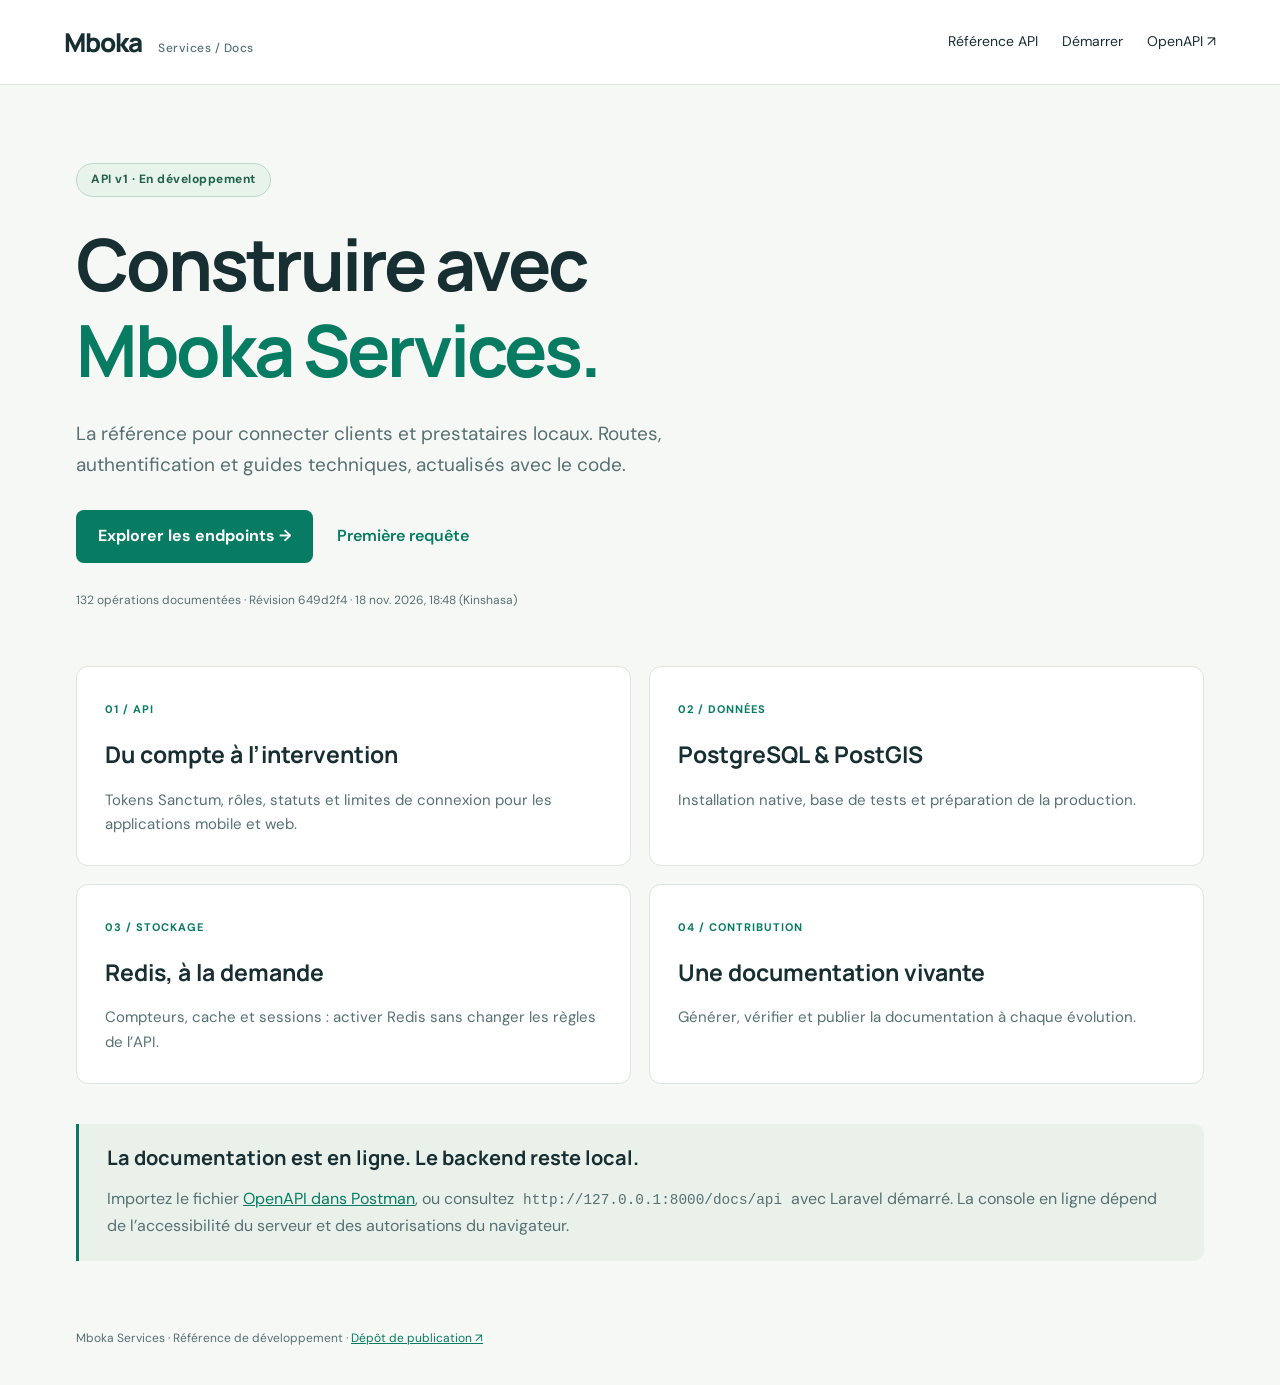
<file: index.html>
﻿<!doctype html>
<html lang="fr">
<head><meta charset="utf-8"><meta name="viewport" content="width=device-width, initial-scale=1"><meta name="description" content="Documentation de developpement de l API Mboka Services : reference OpenAPI, authentification, PostgreSQL et Redis."><title>Mboka Services · Documentation</title><link rel="stylesheet" href="style.css"></head>
<body>
<header><a class="brand" href="index.html">Mboka <span>Services / Docs</span></a><nav><a href="api.html">Référence API</a><a href="api-guide.html">Démarrer</a><a href="openapi.json" download>OpenAPI ↗</a></nav></header>
<main>
<section class="hero"><span class="badge">API v1 · En développement</span><h1>Construire avec<br><em>Mboka Services.</em></h1><p>La référence pour connecter clients et prestataires locaux. Routes, authentification et guides techniques, actualisés avec le code.</p><div class="actions"><a class="button" href="api.html">Explorer les endpoints →</a><a class="secondary" href="api-guide.html">Première requête</a></div><div class="build" id="build">Documentation générée depuis develop.</div></section>
<section class="cards" aria-label="Guides"><a class="card" href="api-guide.html"><span>01 / API</span><h2>Du compte à l’intervention</h2><p>Tokens Sanctum, rôles, statuts et limites de connexion pour les applications mobile et web.</p></a><a class="card" href="postgresql.html"><span>02 / DONNÉES</span><h2>PostgreSQL & PostGIS</h2><p>Installation native, base de tests et préparation de la production.</p></a><a class="card" href="redis.html"><span>03 / STOCKAGE</span><h2>Redis, à la demande</h2><p>Compteurs, cache et sessions : activer Redis sans changer les règles de l’API.</p></a><a class="card" href="documentation.html"><span>04 / CONTRIBUTION</span><h2>Une documentation vivante</h2><p>Générer, vérifier et publier la documentation à chaque évolution.</p></a></section>
<section class="notice"><h2>La documentation est en ligne. Le backend reste local.</h2><p>Importez le fichier <a href="openapi.json">OpenAPI dans Postman</a>, ou consultez <code>http://127.0.0.1:8000/docs/api</code> avec Laravel démarré. La console en ligne dépend de l’accessibilité du serveur et des autorisations du navigateur.</p></section>
</main><footer>Mboka Services · Référence de développement · <a href="https://github.com/eliezermasial/mboka-services-docs">Dépôt de publication ↗</a></footer>
<script>fetch('build.json').then(r=>r.json()).then(b=>{document.getElementById('build').textContent=b.operations+' opérations documentées · Révision '+b.revision+' · '+new Intl.DateTimeFormat('fr',{dateStyle:'medium',timeStyle:'short',timeZone:'Africa/Kinshasa'}).format(new Date(b.built_at))+' (Kinshasa)';}).catch(()=>{});</script>
</body></html>
</file>
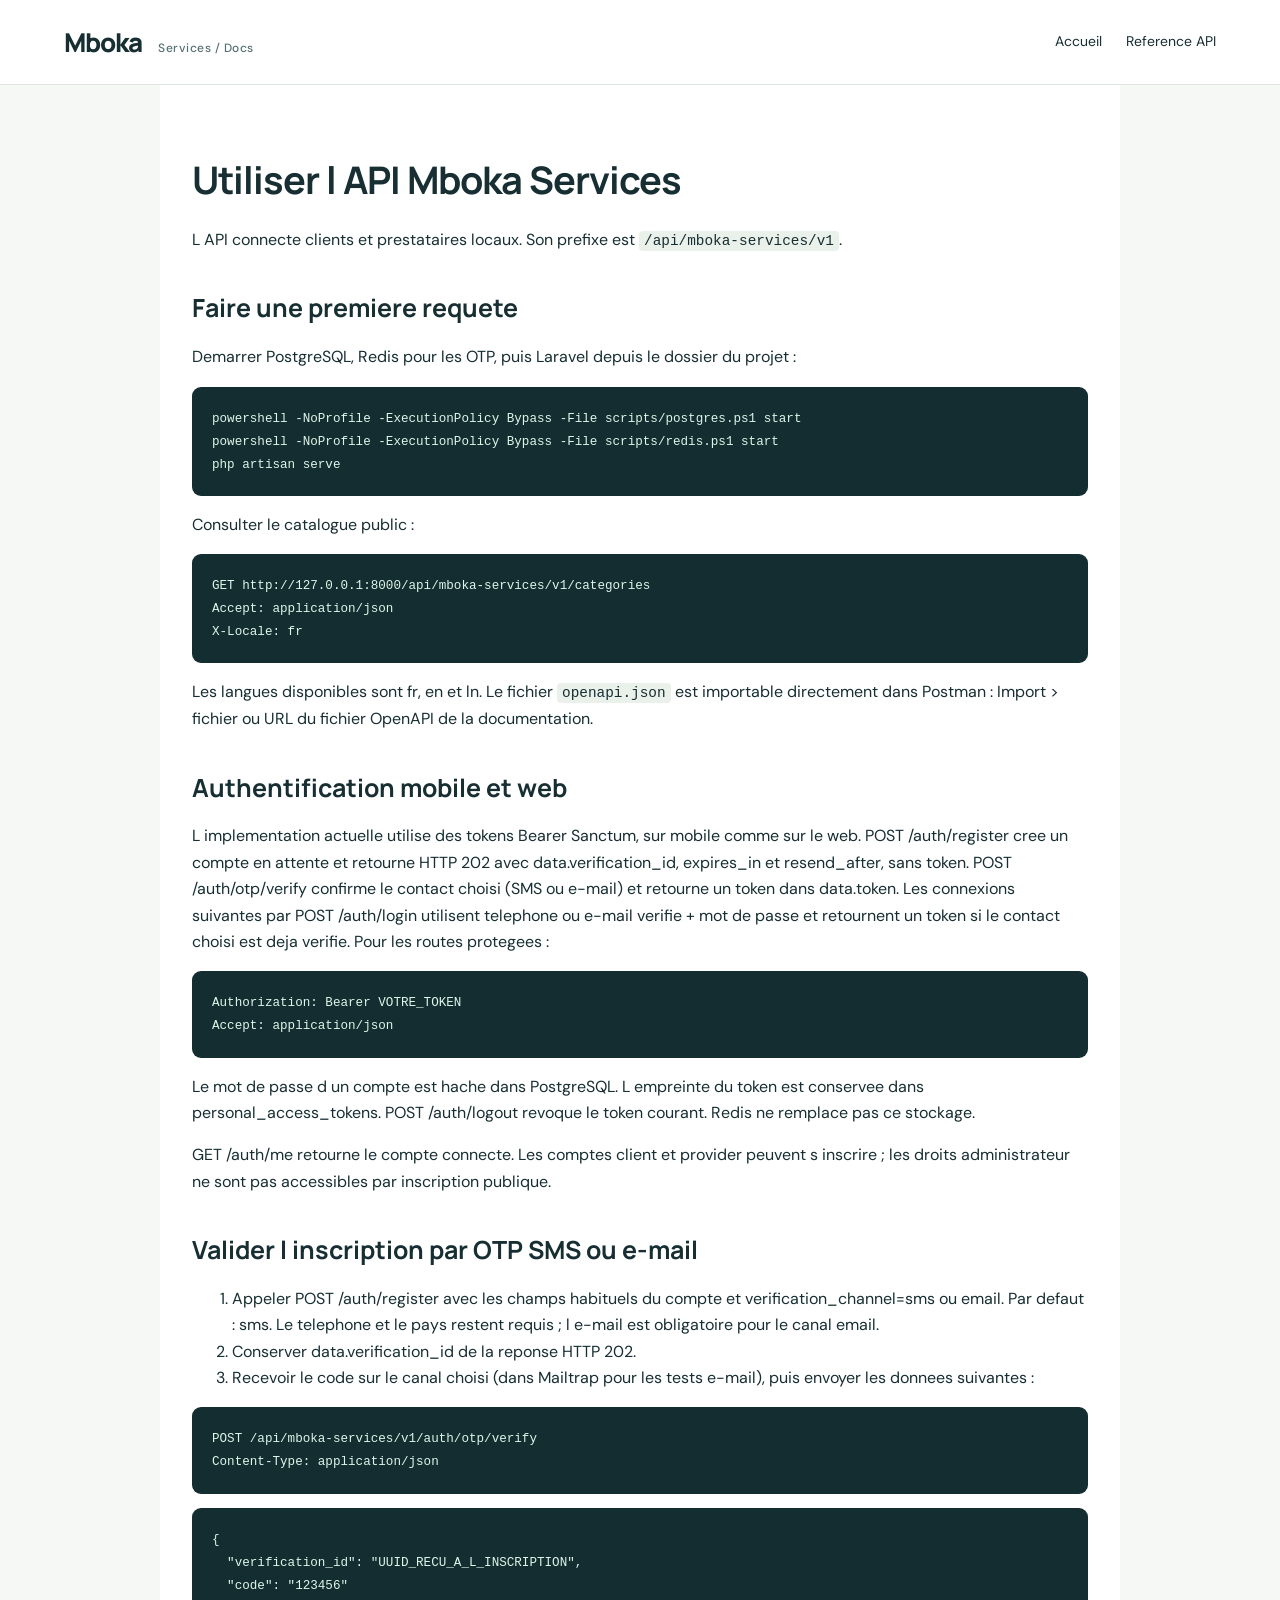
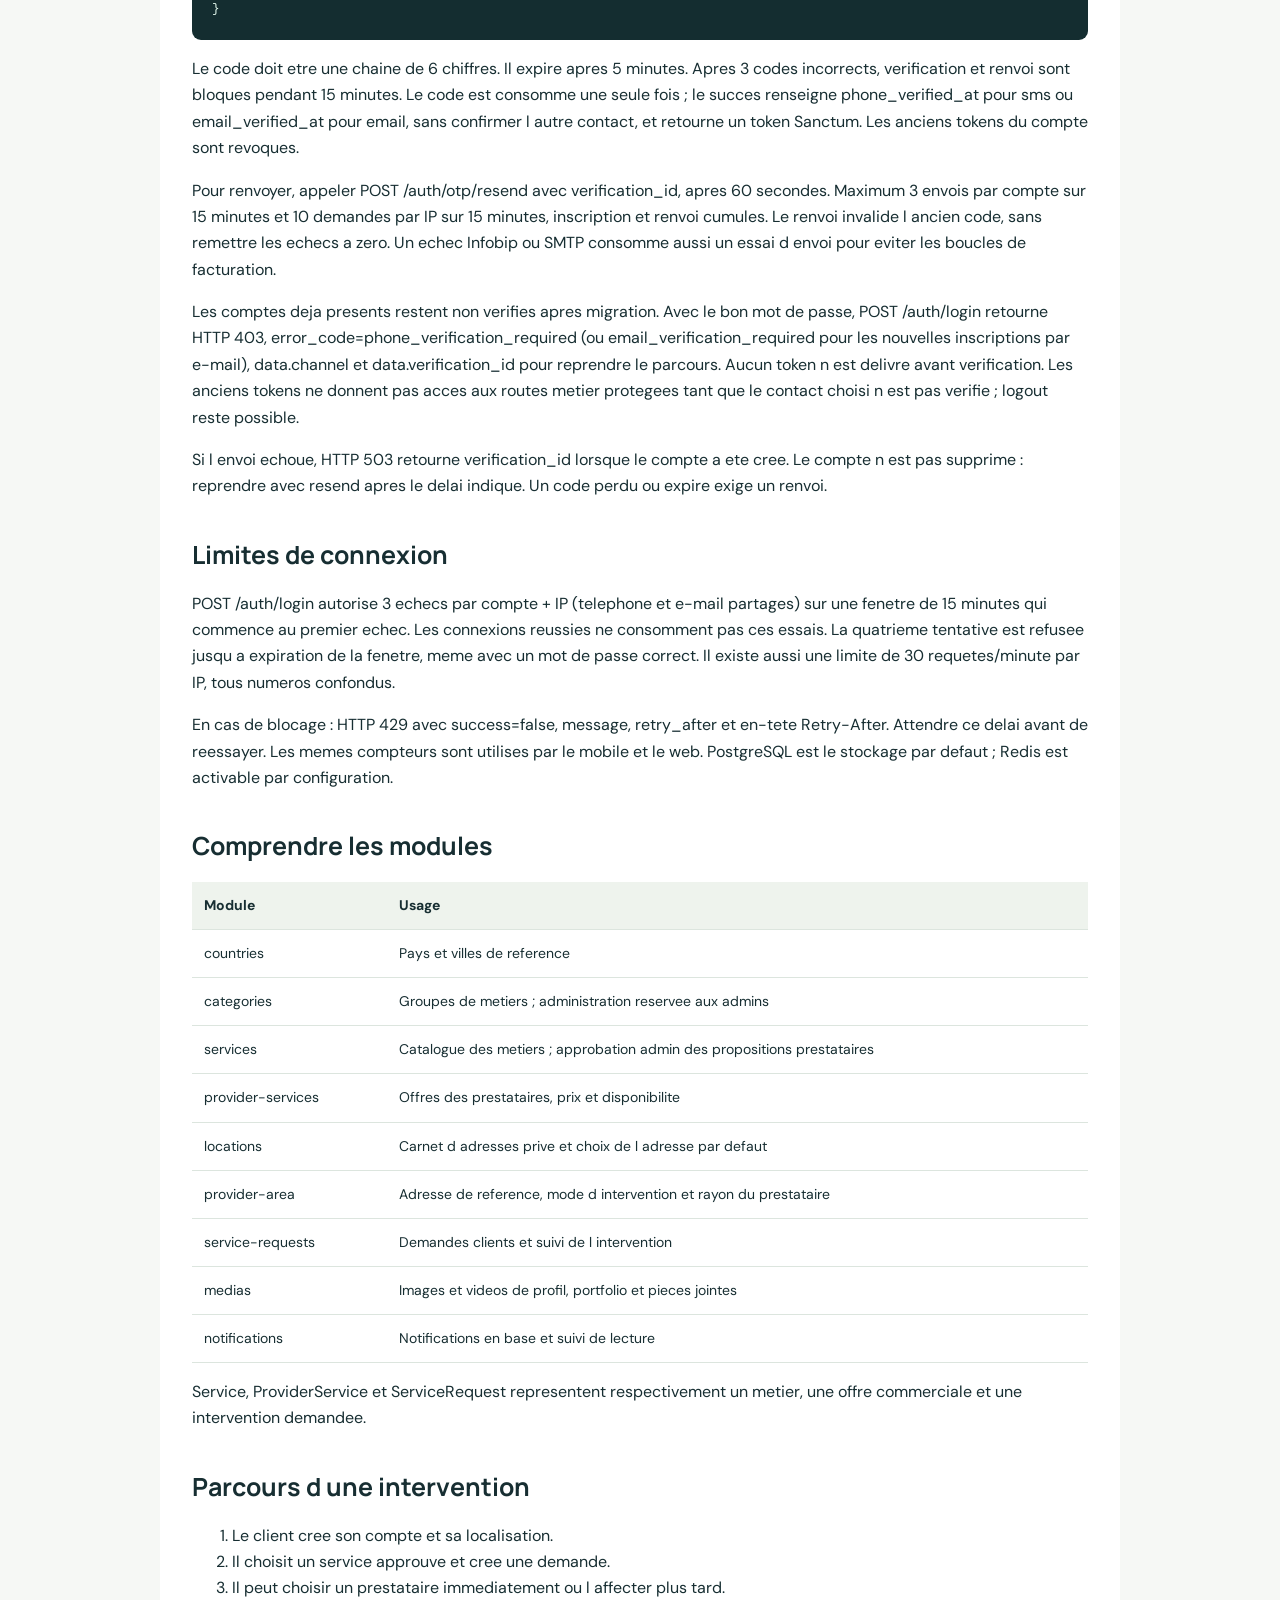
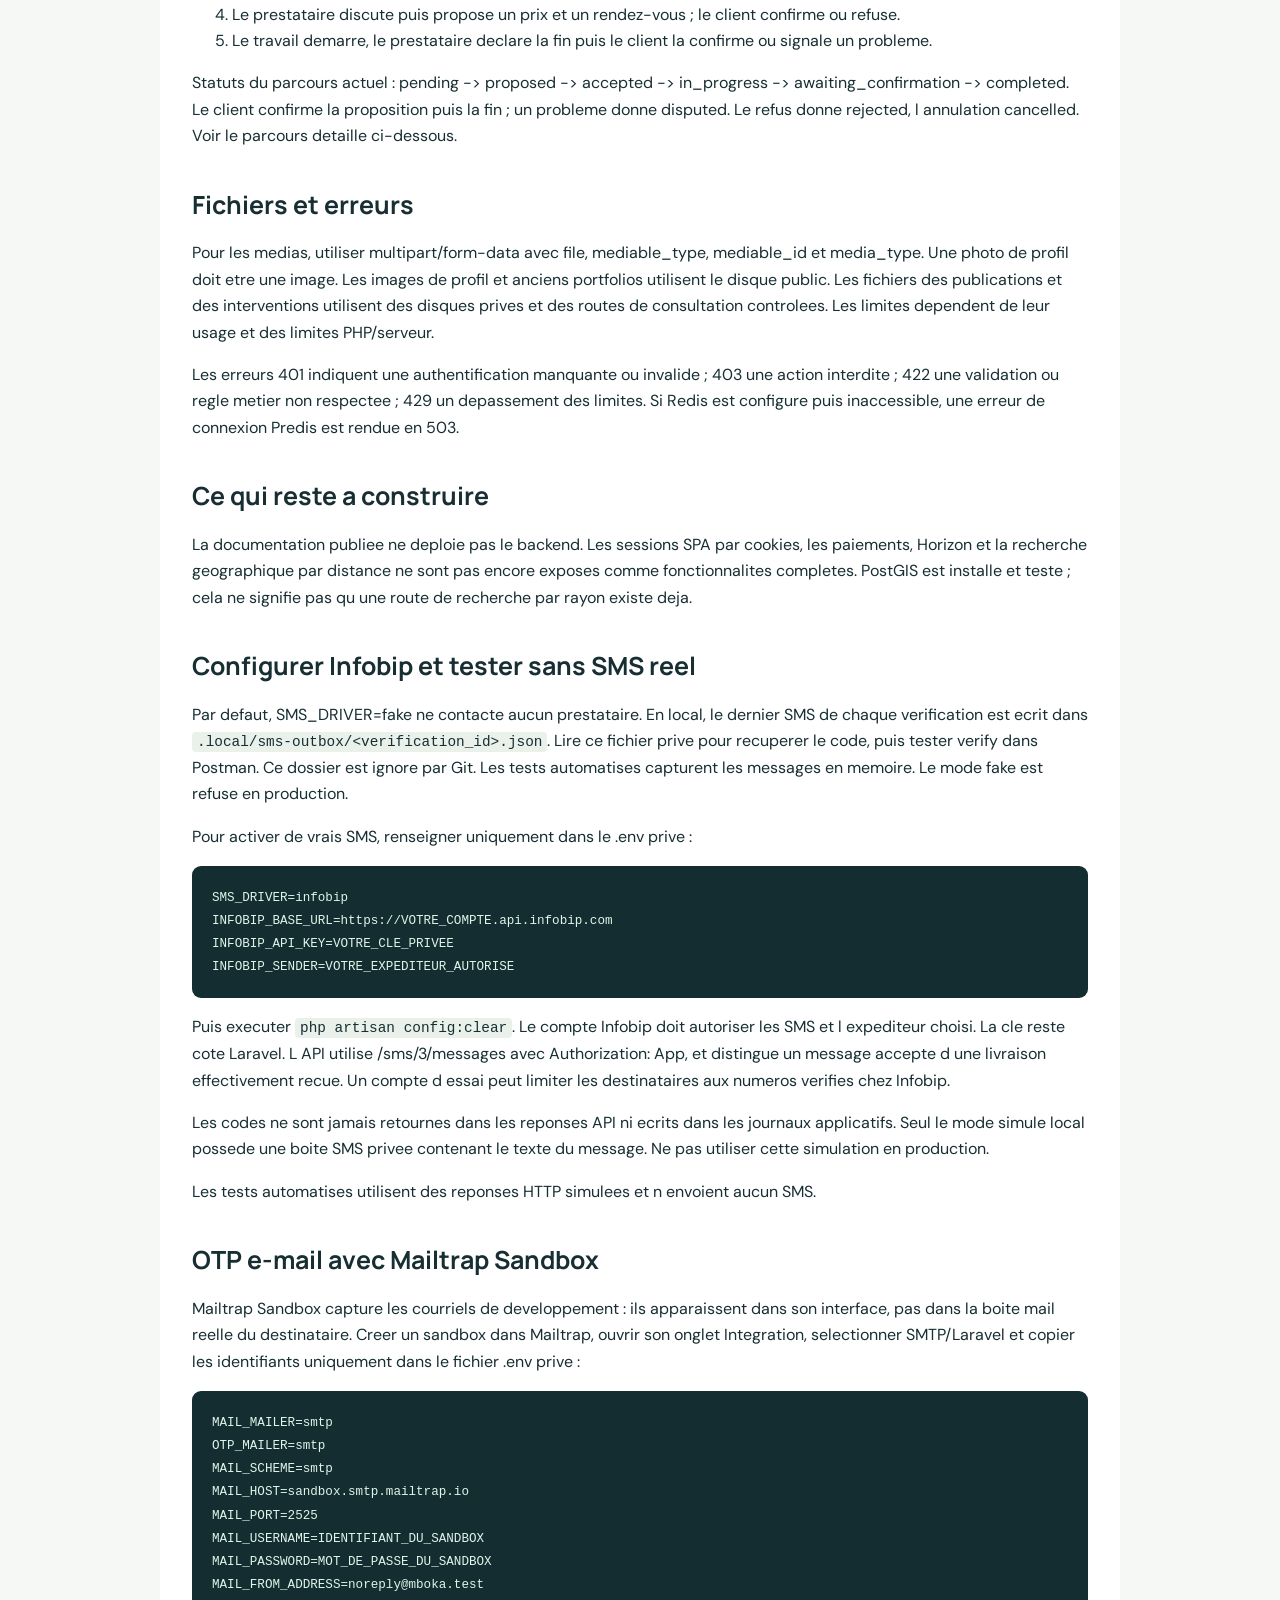
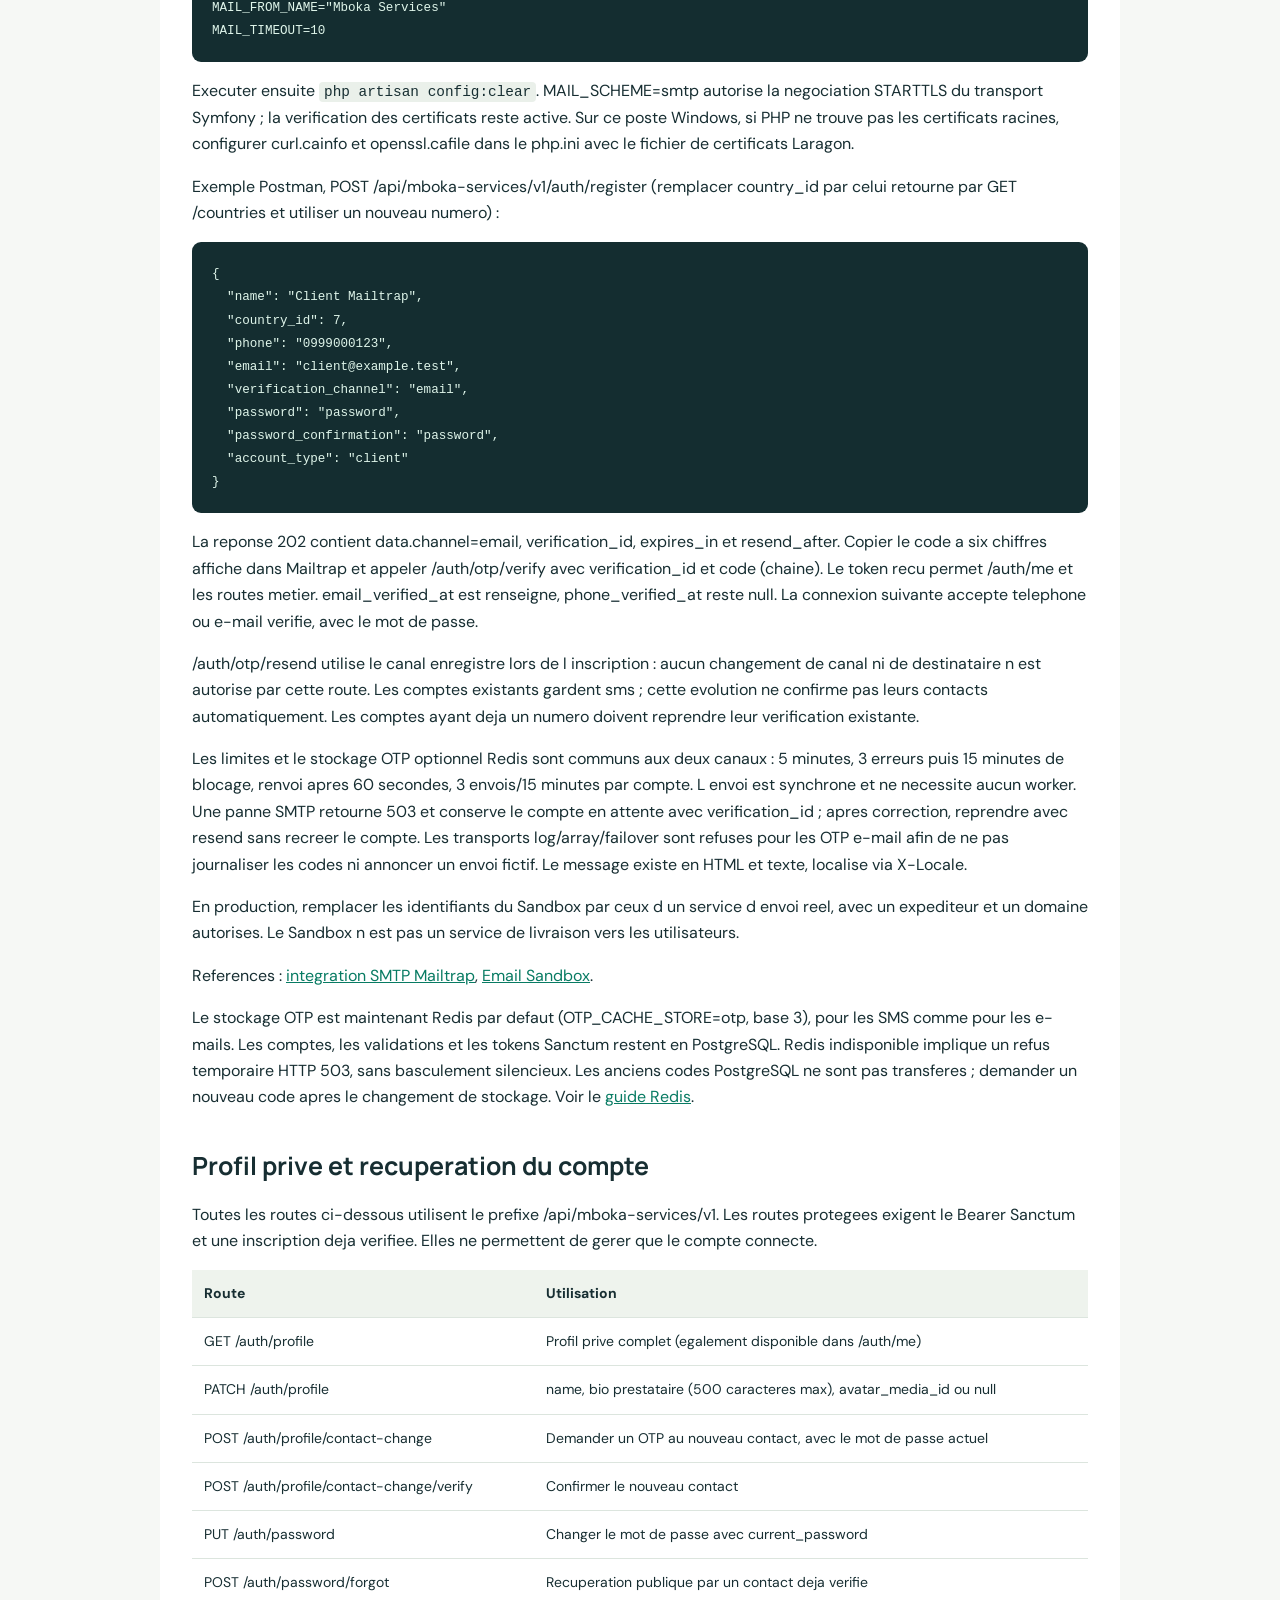
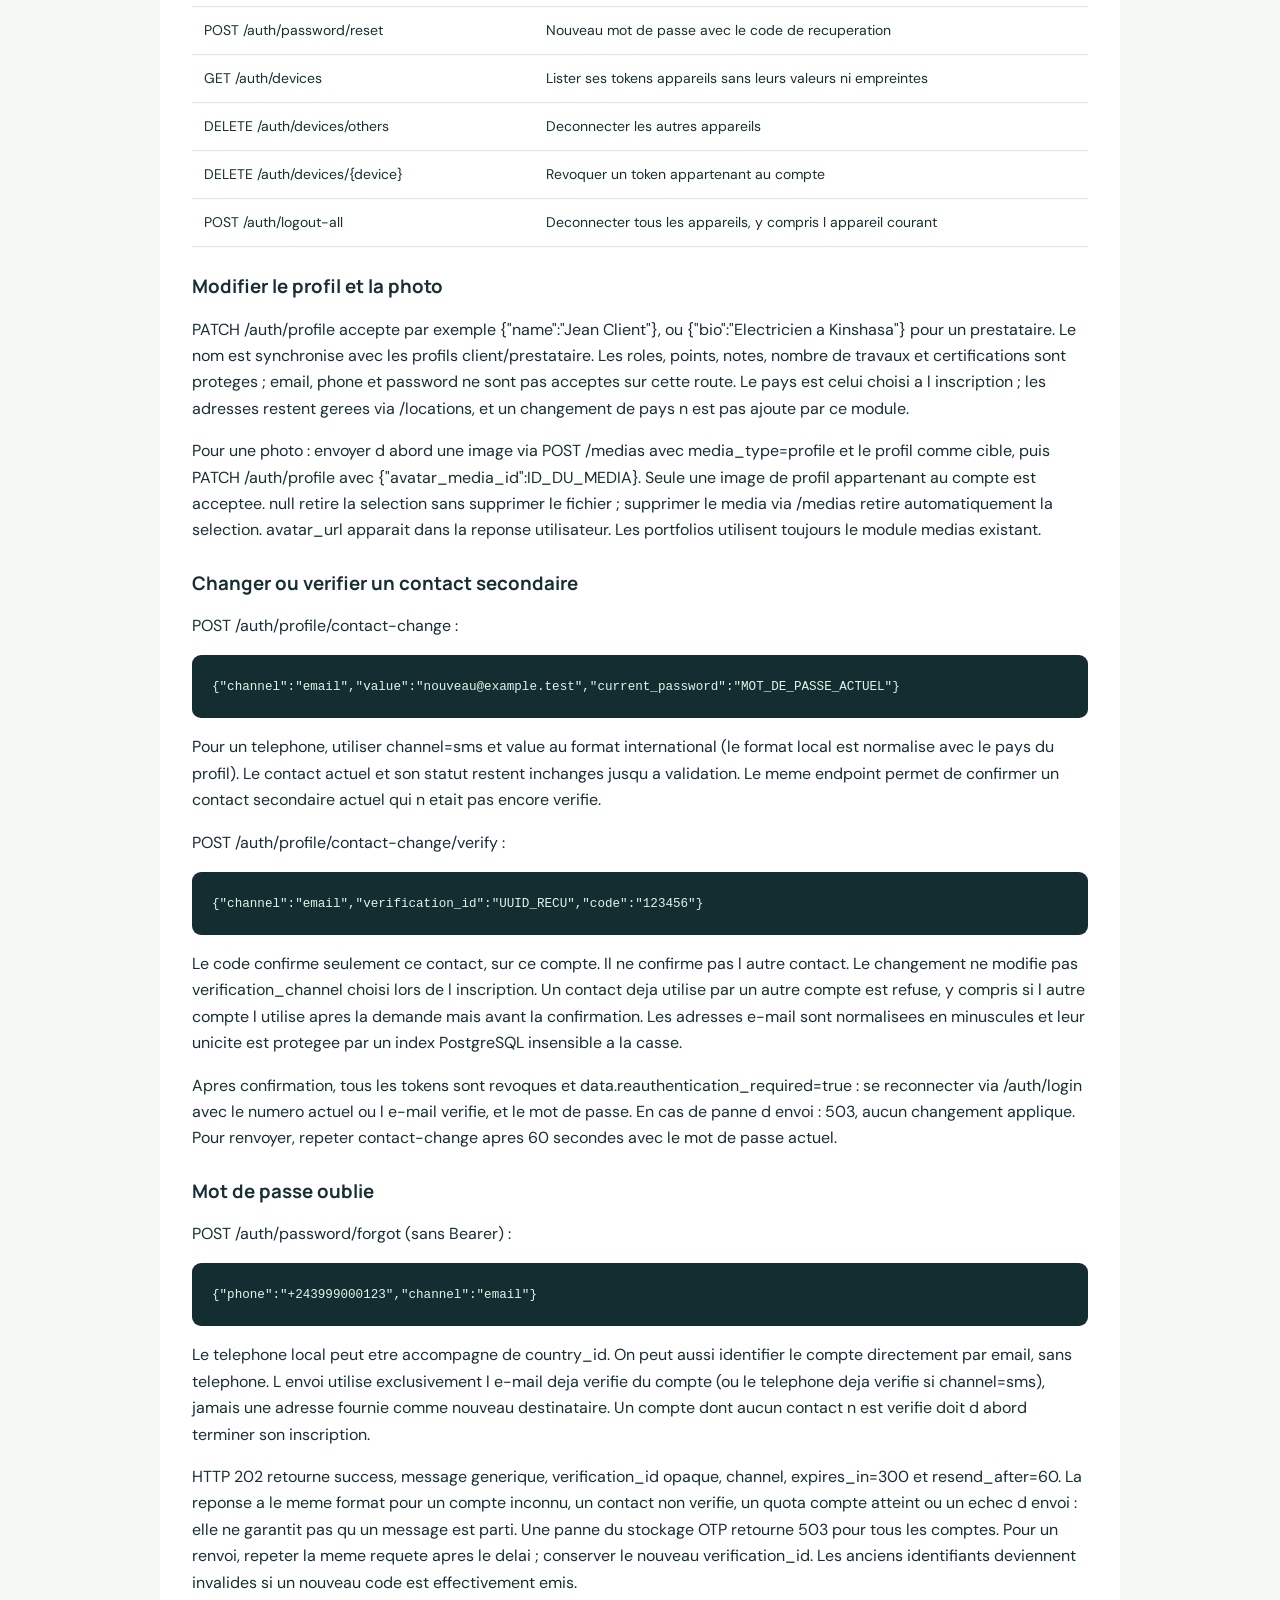
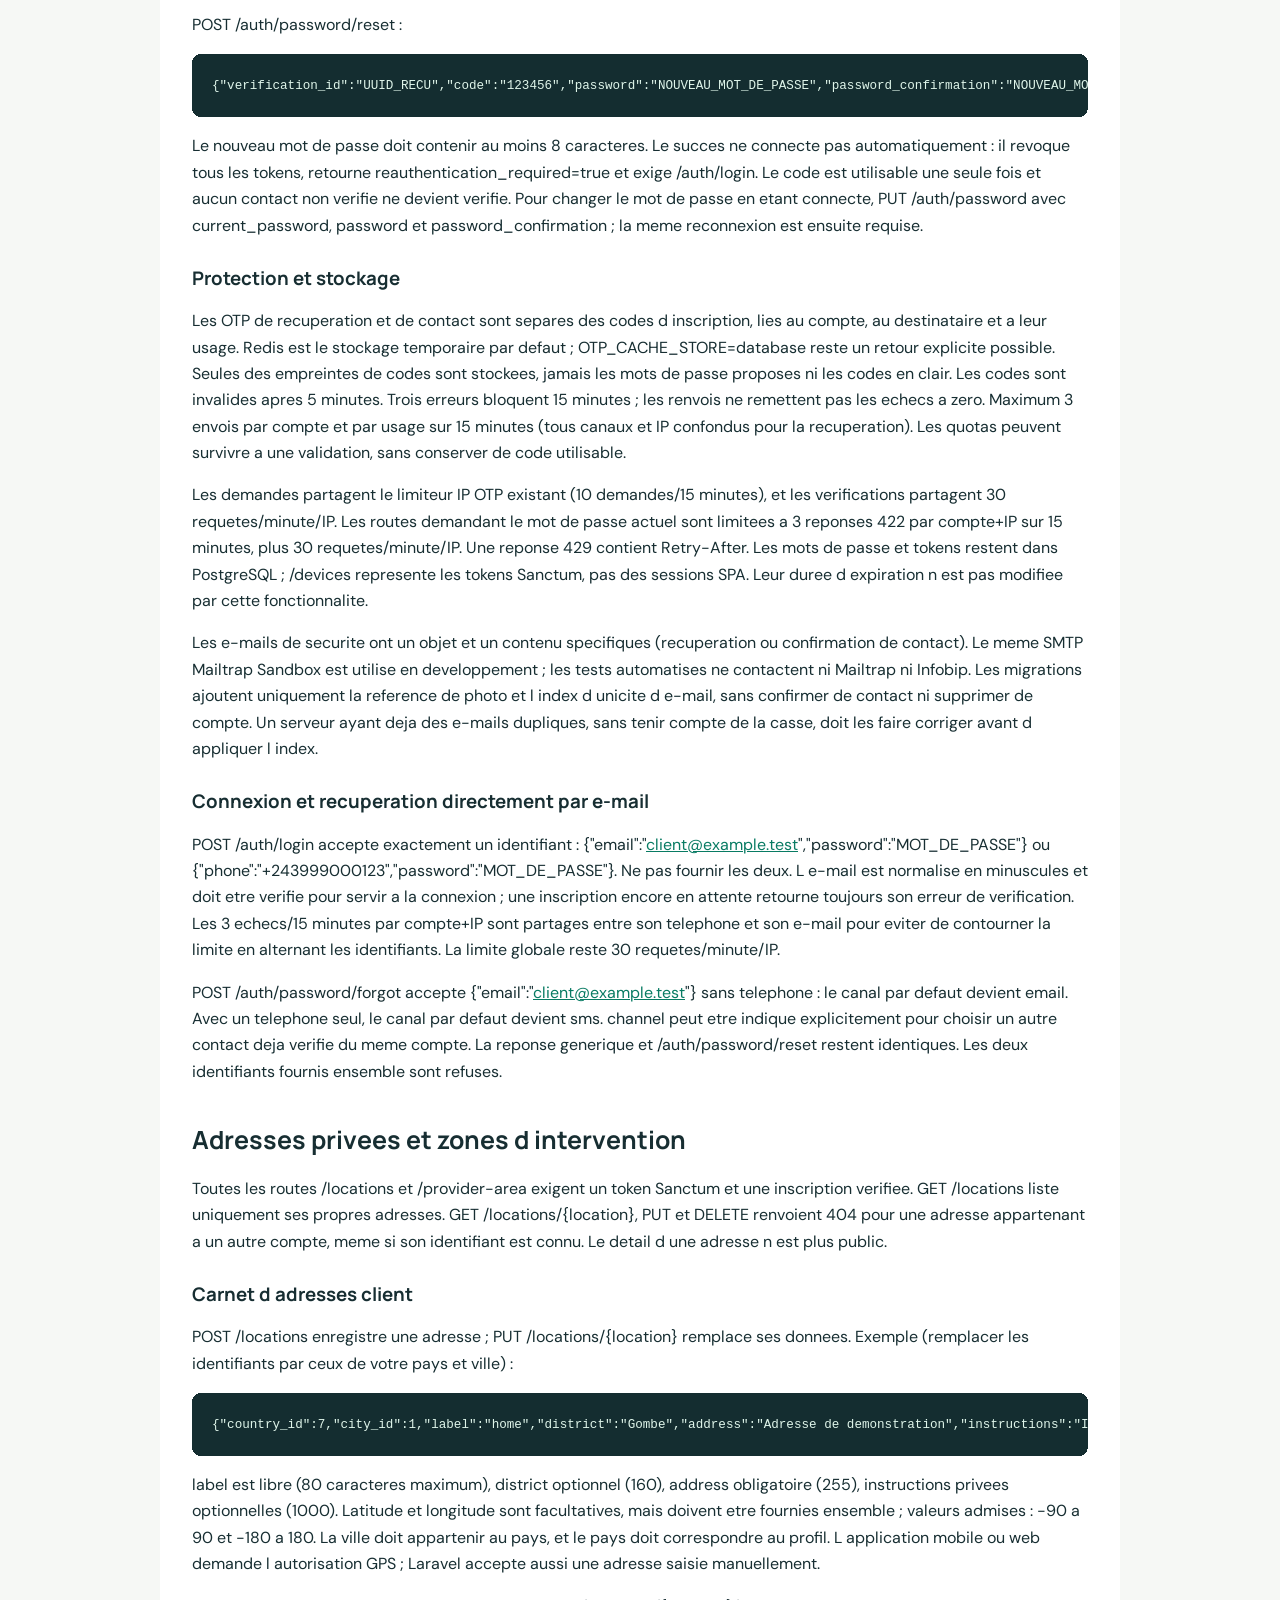
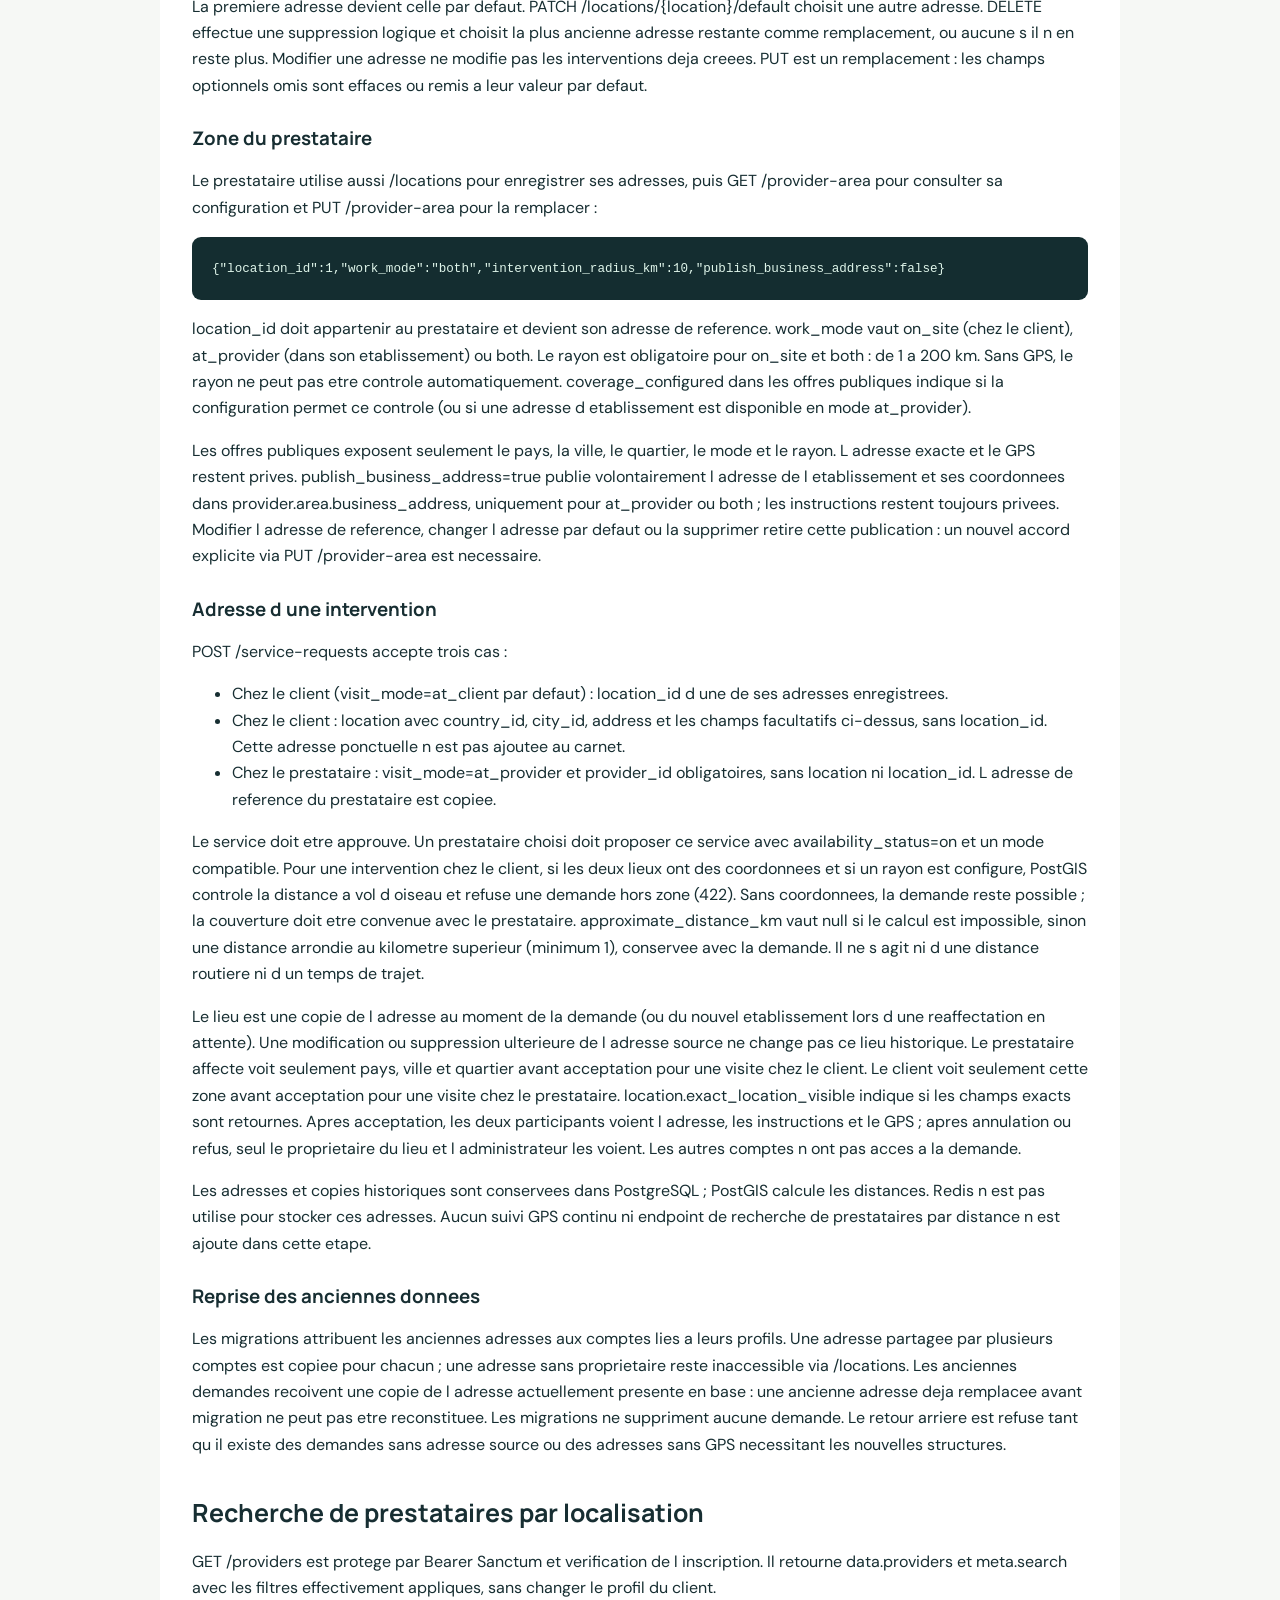
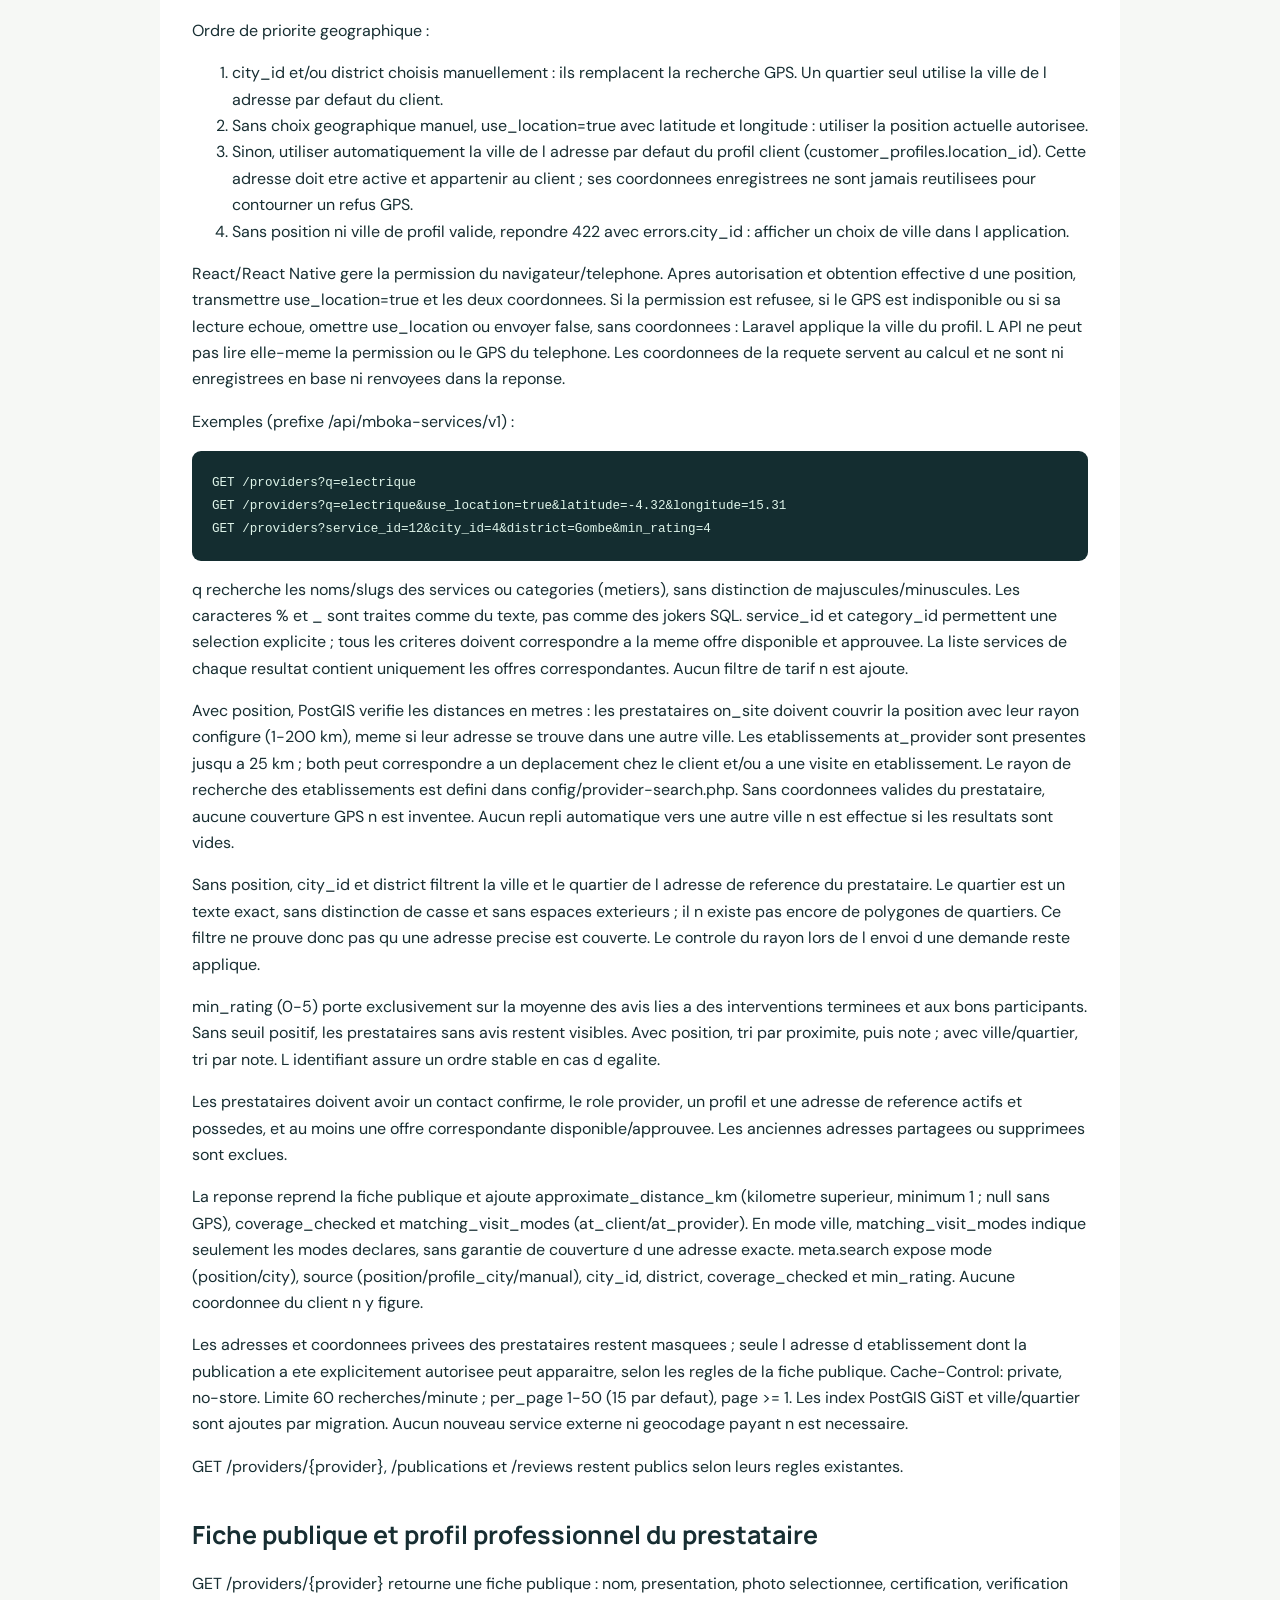
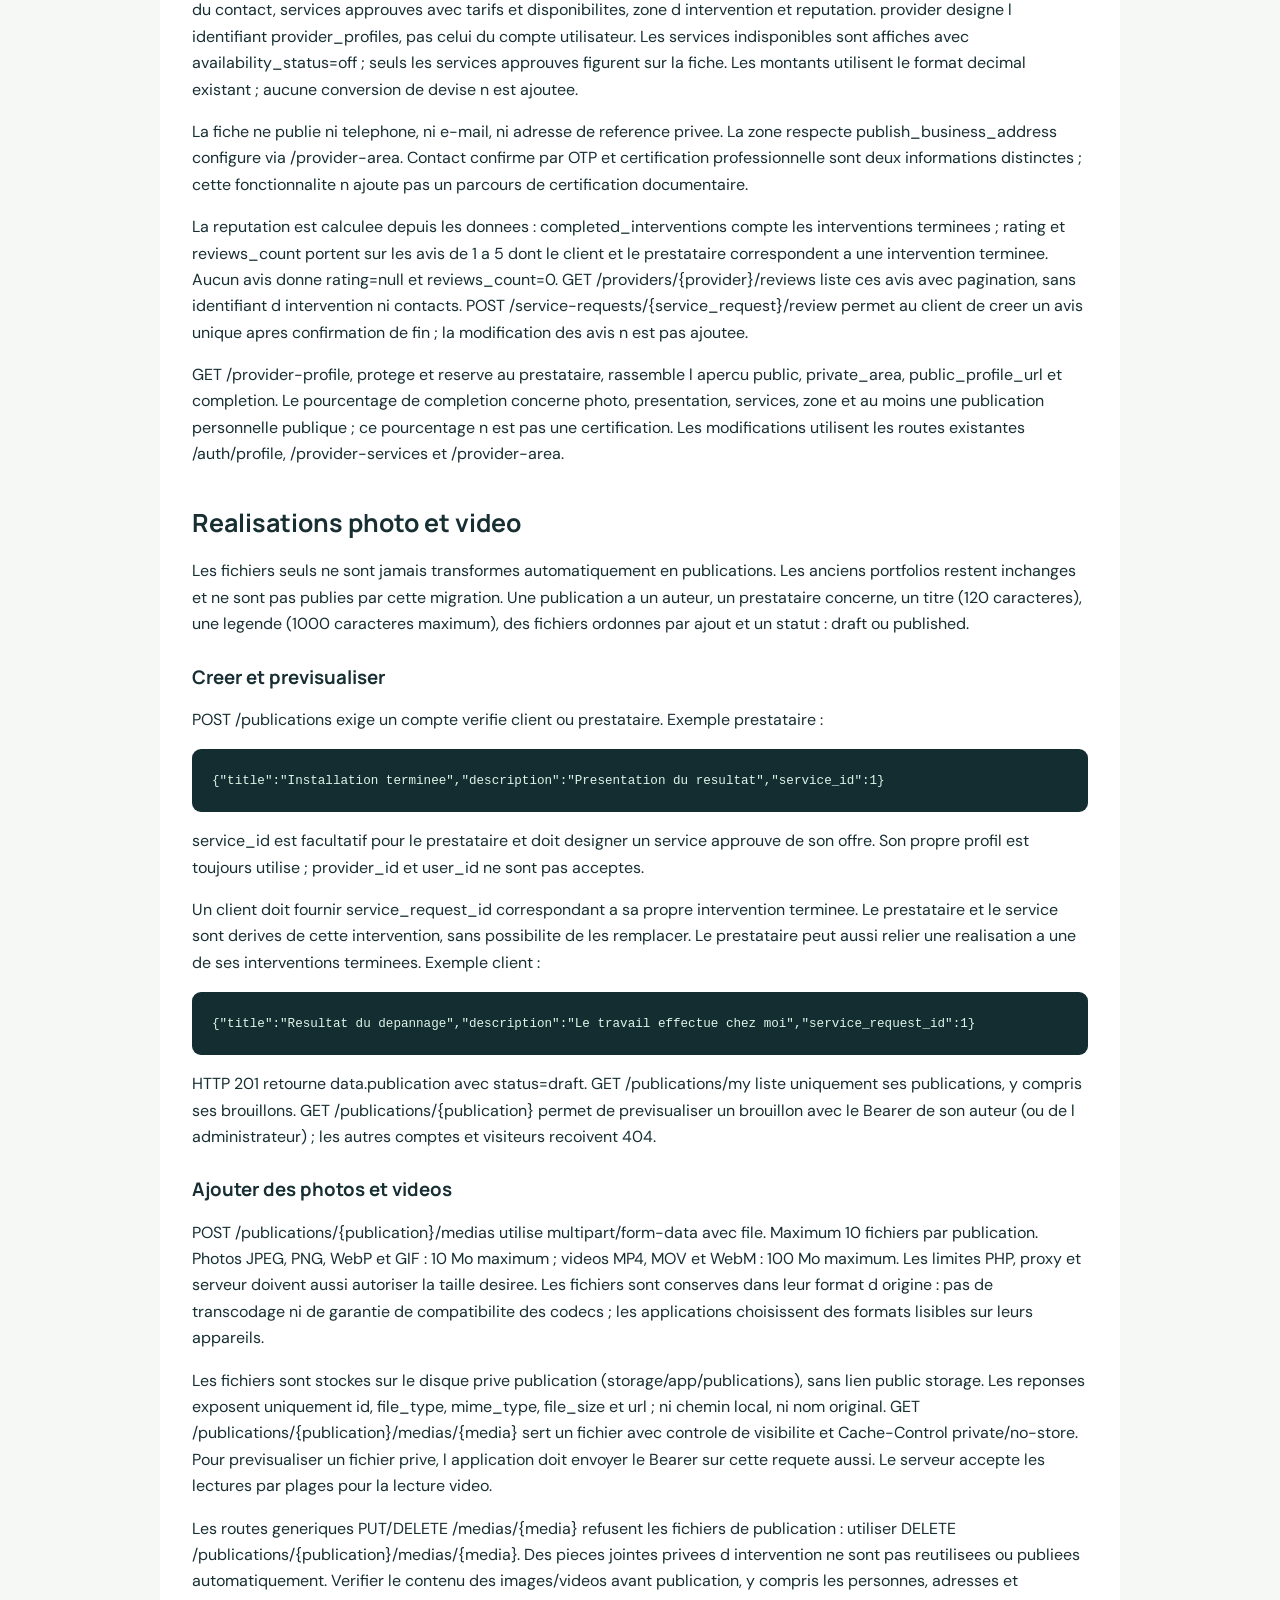
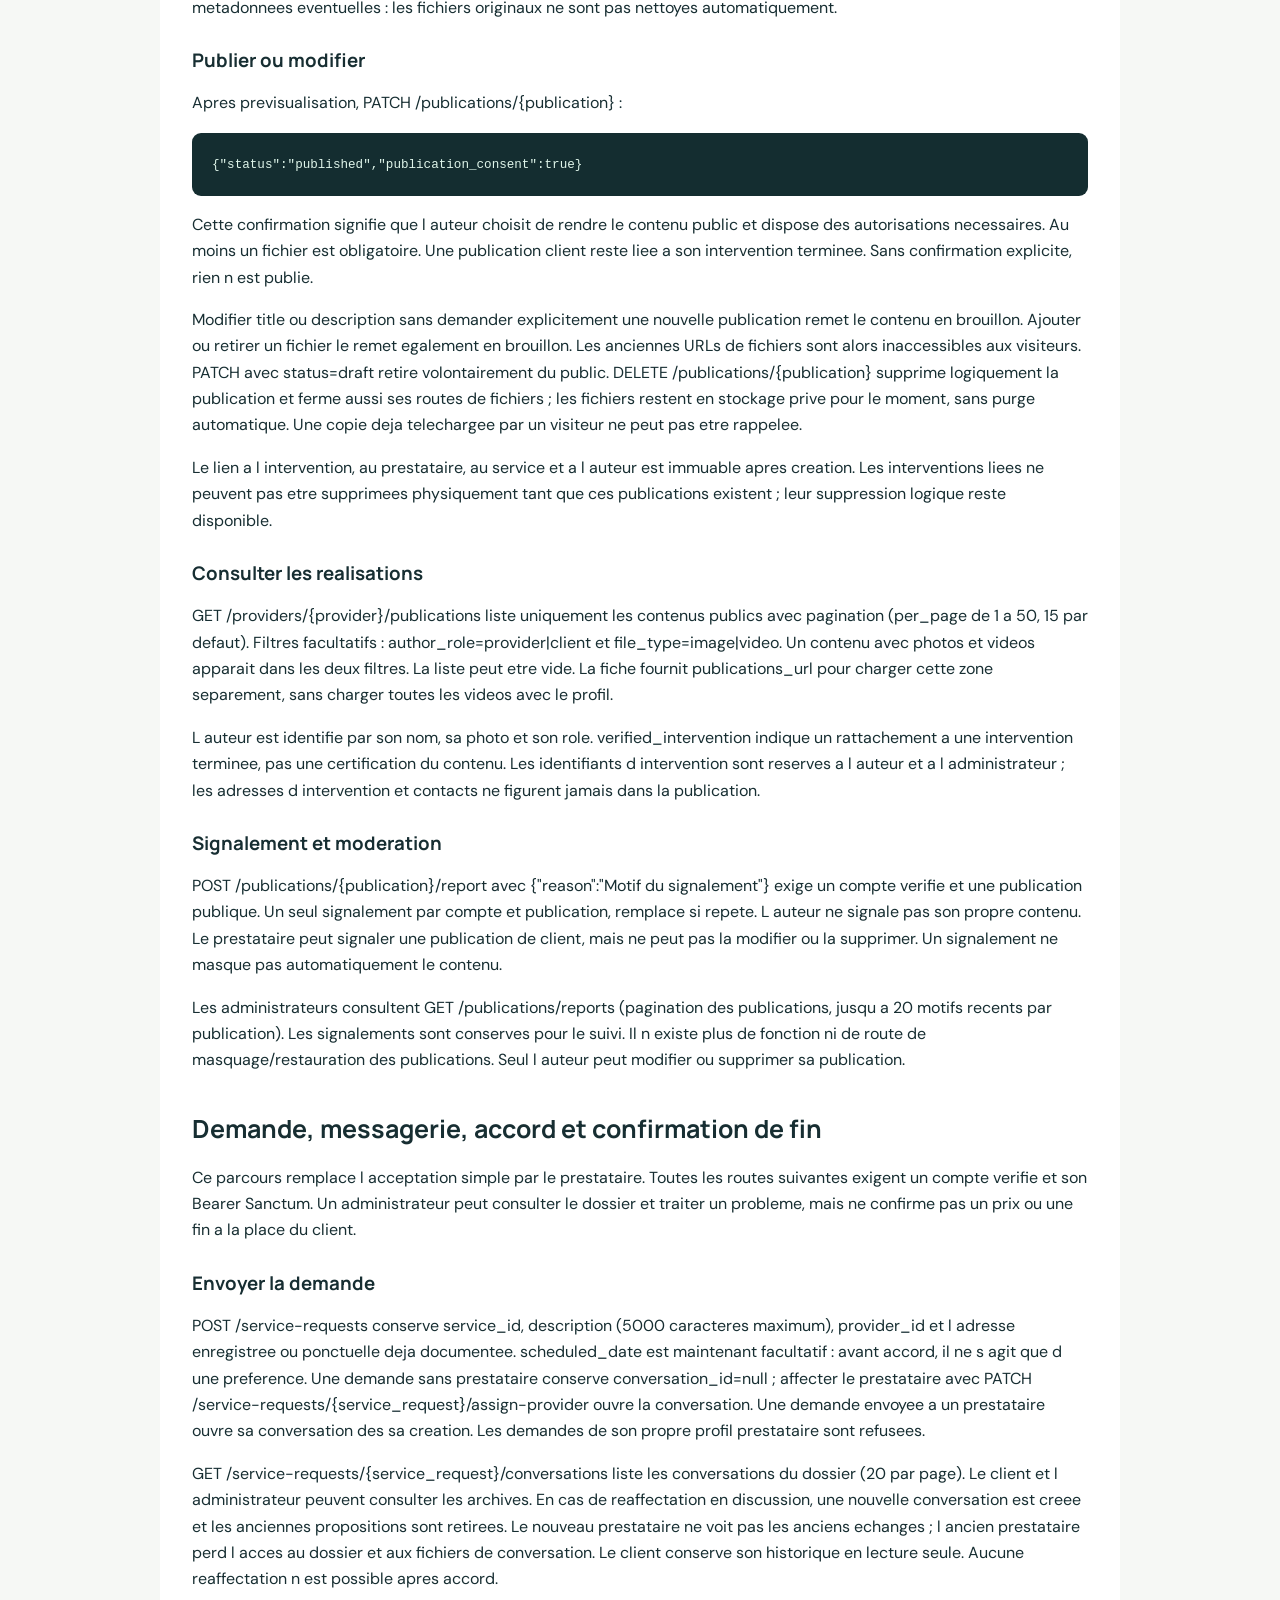
<file: api-guide.html>
<!doctype html><html lang="fr"><meta charset="utf-8"><meta name="viewport" content="width=device-width,initial-scale=1"><link rel="stylesheet" href="style.css"><title>Mboka &middot; api-guide</title><body><header><a class="brand" href="index.html">Mboka <span>Services / Docs</span></a><nav><a href="index.html">Accueil</a><a href="api.html">Reference API</a></nav></header><main class="guide"><h1>Utiliser l API Mboka Services</h1>
<p>L API connecte clients et prestataires locaux. Son prefixe est <code>/api/mboka-services/v1</code>.</p>
<h2>Faire une premiere requete</h2>
<p>Demarrer PostgreSQL, Redis pour les OTP, puis Laravel depuis le dossier du projet :</p>
<pre><code class="language-powershell">powershell -NoProfile -ExecutionPolicy Bypass -File scripts/postgres.ps1 start
powershell -NoProfile -ExecutionPolicy Bypass -File scripts/redis.ps1 start
php artisan serve
</code></pre>
<p>Consulter le catalogue public :</p>
<pre><code class="language-http">GET http://127.0.0.1:8000/api/mboka-services/v1/categories
Accept: application/json
X-Locale: fr
</code></pre>
<p>Les langues disponibles sont fr, en et ln. Le fichier <code>openapi.json</code> est importable directement dans Postman : Import &gt; fichier ou URL du fichier OpenAPI de la documentation.</p>
<h2>Authentification mobile et web</h2>
<p>L implementation actuelle utilise des tokens Bearer Sanctum, sur mobile comme sur le web. POST /auth/register cree un compte en attente et retourne HTTP 202 avec data.verification_id, expires_in et resend_after, sans token. POST /auth/otp/verify confirme le contact choisi (SMS ou e-mail) et retourne un token dans data.token. Les connexions suivantes par POST /auth/login utilisent telephone ou e-mail verifie + mot de passe et retournent un token si le contact choisi est deja verifie. Pour les routes protegees :</p>
<pre><code class="language-http">Authorization: Bearer VOTRE_TOKEN
Accept: application/json
</code></pre>
<p>Le mot de passe d un compte est hache dans PostgreSQL. L empreinte du token est conservee dans personal_access_tokens. POST /auth/logout revoque le token courant. Redis ne remplace pas ce stockage.</p>
<p>GET /auth/me retourne le compte connecte. Les comptes client et provider peuvent s inscrire ; les droits administrateur ne sont pas accessibles par inscription publique.</p>
<h2>Valider l inscription par OTP SMS ou e-mail</h2>
<ol>
<li>Appeler POST /auth/register avec les champs habituels du compte et verification_channel=sms ou email. Par defaut : sms. Le telephone et le pays restent requis ; l e-mail est obligatoire pour le canal email.</li>
<li>Conserver data.verification_id de la reponse HTTP 202.</li>
<li>Recevoir le code sur le canal choisi (dans Mailtrap pour les tests e-mail), puis envoyer les donnees suivantes :</li>
</ol>
<pre><code class="language-http">POST /api/mboka-services/v1/auth/otp/verify
Content-Type: application/json
</code></pre>
<pre><code class="language-json">{
  &quot;verification_id&quot;: &quot;UUID_RECU_A_L_INSCRIPTION&quot;,
  &quot;code&quot;: &quot;123456&quot;
}
</code></pre>
<p>Le code doit etre une chaine de 6 chiffres. Il expire apres 5 minutes. Apres 3 codes incorrects, verification et renvoi sont bloques pendant 15 minutes. Le code est consomme une seule fois ; le succes renseigne phone_verified_at pour sms ou email_verified_at pour email, sans confirmer l autre contact, et retourne un token Sanctum. Les anciens tokens du compte sont revoques.</p>
<p>Pour renvoyer, appeler POST /auth/otp/resend avec verification_id, apres 60 secondes. Maximum 3 envois par compte sur 15 minutes et 10 demandes par IP sur 15 minutes, inscription et renvoi cumules. Le renvoi invalide l ancien code, sans remettre les echecs a zero. Un echec Infobip ou SMTP consomme aussi un essai d envoi pour eviter les boucles de facturation.</p>
<p>Les comptes deja presents restent non verifies apres migration. Avec le bon mot de passe, POST /auth/login retourne HTTP 403, error_code=phone_verification_required (ou email_verification_required pour les nouvelles inscriptions par e-mail), data.channel et data.verification_id pour reprendre le parcours. Aucun token n est delivre avant verification. Les anciens tokens ne donnent pas acces aux routes metier protegees tant que le contact choisi n est pas verifie ; logout reste possible.</p>
<p>Si l envoi echoue, HTTP 503 retourne verification_id lorsque le compte a ete cree. Le compte n est pas supprime : reprendre avec resend apres le delai indique. Un code perdu ou expire exige un renvoi.</p>
<h2>Limites de connexion</h2>
<p>POST /auth/login autorise 3 echecs par compte + IP (telephone et e-mail partages) sur une fenetre de 15 minutes qui commence au premier echec. Les connexions reussies ne consomment pas ces essais. La quatrieme tentative est refusee jusqu a expiration de la fenetre, meme avec un mot de passe correct. Il existe aussi une limite de 30 requetes/minute par IP, tous numeros confondus.</p>
<p>En cas de blocage : HTTP 429 avec success=false, message, retry_after et en-tete Retry-After. Attendre ce delai avant de reessayer. Les memes compteurs sont utilises par le mobile et le web. PostgreSQL est le stockage par defaut ; Redis est activable par configuration.</p>
<h2>Comprendre les modules</h2>
<table>
<thead>
<tr>
<th>Module</th>
<th>Usage</th>
</tr>
</thead>
<tbody>
<tr>
<td>countries</td>
<td>Pays et villes de reference</td>
</tr>
<tr>
<td>categories</td>
<td>Groupes de metiers ; administration reservee aux admins</td>
</tr>
<tr>
<td>services</td>
<td>Catalogue des metiers ; approbation admin des propositions prestataires</td>
</tr>
<tr>
<td>provider-services</td>
<td>Offres des prestataires, prix et disponibilite</td>
</tr>
<tr>
<td>locations</td>
<td>Carnet d adresses prive et choix de l adresse par defaut</td>
</tr>
<tr>
<td>provider-area</td>
<td>Adresse de reference, mode d intervention et rayon du prestataire</td>
</tr>
<tr>
<td>service-requests</td>
<td>Demandes clients et suivi de l intervention</td>
</tr>
<tr>
<td>medias</td>
<td>Images et videos de profil, portfolio et pieces jointes</td>
</tr>
<tr>
<td>notifications</td>
<td>Notifications en base et suivi de lecture</td>
</tr>
</tbody>
</table>
<p>Service, ProviderService et ServiceRequest representent respectivement un metier, une offre commerciale et une intervention demandee.</p>
<h2>Parcours d une intervention</h2>
<ol>
<li>Le client cree son compte et sa localisation.</li>
<li>Il choisit un service approuve et cree une demande.</li>
<li>Il peut choisir un prestataire immediatement ou l affecter plus tard.</li>
<li>Le prestataire discute puis propose un prix et un rendez-vous ; le client confirme ou refuse.</li>
<li>Le travail demarre, le prestataire declare la fin puis le client la confirme ou signale un probleme.</li>
</ol>
<p>Statuts du parcours actuel : pending -&gt; proposed -&gt; accepted -&gt; in_progress -&gt; awaiting_confirmation -&gt; completed. Le client confirme la proposition puis la fin ; un probleme donne disputed. Le refus donne rejected, l annulation cancelled. Voir le parcours detaille ci-dessous.</p>
<h2>Fichiers et erreurs</h2>
<p>Pour les medias, utiliser multipart/form-data avec file, mediable_type, mediable_id et media_type. Une photo de profil doit etre une image. Les images de profil et anciens portfolios utilisent le disque public. Les fichiers des publications et des interventions utilisent des disques prives et des routes de consultation controlees. Les limites dependent de leur usage et des limites PHP/serveur.</p>
<p>Les erreurs 401 indiquent une authentification manquante ou invalide ; 403 une action interdite ; 422 une validation ou regle metier non respectee ; 429 un depassement des limites. Si Redis est configure puis inaccessible, une erreur de connexion Predis est rendue en 503.</p>
<h2>Ce qui reste a construire</h2>
<p>La documentation publiee ne deploie pas le backend. Les sessions SPA par cookies, les paiements, Horizon et la recherche geographique par distance ne sont pas encore exposes comme fonctionnalites completes. PostGIS est installe et teste ; cela ne signifie pas qu une route de recherche par rayon existe deja.</p>
<h2>Configurer Infobip et tester sans SMS reel</h2>
<p>Par defaut, SMS_DRIVER=fake ne contacte aucun prestataire. En local, le dernier SMS de chaque verification est ecrit dans <code>.local/sms-outbox/&lt;verification_id&gt;.json</code>. Lire ce fichier prive pour recuperer le code, puis tester verify dans Postman. Ce dossier est ignore par Git. Les tests automatises capturent les messages en memoire. Le mode fake est refuse en production.</p>
<p>Pour activer de vrais SMS, renseigner uniquement dans le .env prive :</p>
<pre><code class="language-dotenv">SMS_DRIVER=infobip
INFOBIP_BASE_URL=https://VOTRE_COMPTE.api.infobip.com
INFOBIP_API_KEY=VOTRE_CLE_PRIVEE
INFOBIP_SENDER=VOTRE_EXPEDITEUR_AUTORISE
</code></pre>
<p>Puis executer <code>php artisan config:clear</code>. Le compte Infobip doit autoriser les SMS et l expediteur choisi. La cle reste cote Laravel. L API utilise /sms/3/messages avec Authorization: App, et distingue un message accepte d une livraison effectivement recue. Un compte d essai peut limiter les destinataires aux numeros verifies chez Infobip.</p>
<p>Les codes ne sont jamais retournes dans les reponses API ni ecrits dans les journaux applicatifs. Seul le mode simule local possede une boite SMS privee contenant le texte du message. Ne pas utiliser cette simulation en production.</p>
<p>Les tests automatises utilisent des reponses HTTP simulees et n envoient aucun SMS.</p>
<h2>OTP e-mail avec Mailtrap Sandbox</h2>
<p>Mailtrap Sandbox capture les courriels de developpement : ils apparaissent dans son interface, pas dans la boite mail reelle du destinataire. Creer un sandbox dans Mailtrap, ouvrir son onglet Integration, selectionner SMTP/Laravel et copier les identifiants uniquement dans le fichier .env prive :</p>
<pre><code class="language-dotenv">MAIL_MAILER=smtp
OTP_MAILER=smtp
MAIL_SCHEME=smtp
MAIL_HOST=sandbox.smtp.mailtrap.io
MAIL_PORT=2525
MAIL_USERNAME=IDENTIFIANT_DU_SANDBOX
MAIL_PASSWORD=MOT_DE_PASSE_DU_SANDBOX
MAIL_FROM_ADDRESS=noreply@mboka.test
MAIL_FROM_NAME=&quot;Mboka Services&quot;
MAIL_TIMEOUT=10
</code></pre>
<p>Executer ensuite <code>php artisan config:clear</code>. MAIL_SCHEME=smtp autorise la negociation STARTTLS du transport Symfony ; la verification des certificats reste active. Sur ce poste Windows, si PHP ne trouve pas les certificats racines, configurer curl.cainfo et openssl.cafile dans le php.ini avec le fichier de certificats Laragon.</p>
<p>Exemple Postman, POST /api/mboka-services/v1/auth/register (remplacer country_id par celui retourne par GET /countries et utiliser un nouveau numero) :</p>
<pre><code class="language-json">{
  &quot;name&quot;: &quot;Client Mailtrap&quot;,
  &quot;country_id&quot;: 7,
  &quot;phone&quot;: &quot;0999000123&quot;,
  &quot;email&quot;: &quot;client@example.test&quot;,
  &quot;verification_channel&quot;: &quot;email&quot;,
  &quot;password&quot;: &quot;password&quot;,
  &quot;password_confirmation&quot;: &quot;password&quot;,
  &quot;account_type&quot;: &quot;client&quot;
}
</code></pre>
<p>La reponse 202 contient data.channel=email, verification_id, expires_in et resend_after. Copier le code a six chiffres affiche dans Mailtrap et appeler /auth/otp/verify avec verification_id et code (chaine). Le token recu permet /auth/me et les routes metier. email_verified_at est renseigne, phone_verified_at reste null. La connexion suivante accepte telephone ou e-mail verifie, avec le mot de passe.</p>
<p>/auth/otp/resend utilise le canal enregistre lors de l inscription : aucun changement de canal ni de destinataire n est autorise par cette route. Les comptes existants gardent sms ; cette evolution ne confirme pas leurs contacts automatiquement. Les comptes ayant deja un numero doivent reprendre leur verification existante.</p>
<p>Les limites et le stockage OTP optionnel Redis sont communs aux deux canaux : 5 minutes, 3 erreurs puis 15 minutes de blocage, renvoi apres 60 secondes, 3 envois/15 minutes par compte. L envoi est synchrone et ne necessite aucun worker. Une panne SMTP retourne 503 et conserve le compte en attente avec verification_id ; apres correction, reprendre avec resend sans recreer le compte. Les transports log/array/failover sont refuses pour les OTP e-mail afin de ne pas journaliser les codes ni annoncer un envoi fictif. Le message existe en HTML et texte, localise via X-Locale.</p>
<p>En production, remplacer les identifiants du Sandbox par ceux d un service d envoi reel, avec un expediteur et un domaine autorises. Le Sandbox n est pas un service de livraison vers les utilisateurs.</p>
<p>References : <a href="https://docs.mailtrap.io/email-sandbox/setup/sandbox-smtp-integration">integration SMTP Mailtrap</a>, <a href="https://docs.mailtrap.io/getting-started/email-sandbox">Email Sandbox</a>.</p>
<p>Le stockage OTP est maintenant Redis par defaut (OTP_CACHE_STORE=otp, base 3), pour les SMS comme pour les e-mails. Les comptes, les validations et les tokens Sanctum restent en PostgreSQL. Redis indisponible implique un refus temporaire HTTP 503, sans basculement silencieux. Les anciens codes PostgreSQL ne sont pas transferes ; demander un nouveau code apres le changement de stockage. Voir le <a href="redis.md">guide Redis</a>.</p>
<h2>Profil prive et recuperation du compte</h2>
<p>Toutes les routes ci-dessous utilisent le prefixe /api/mboka-services/v1. Les routes protegees exigent le Bearer Sanctum et une inscription deja verifiee. Elles ne permettent de gerer que le compte connecte.</p>
<table>
<thead>
<tr>
<th>Route</th>
<th>Utilisation</th>
</tr>
</thead>
<tbody>
<tr>
<td>GET /auth/profile</td>
<td>Profil prive complet (egalement disponible dans /auth/me)</td>
</tr>
<tr>
<td>PATCH /auth/profile</td>
<td>name, bio prestataire (500 caracteres max), avatar_media_id ou null</td>
</tr>
<tr>
<td>POST /auth/profile/contact-change</td>
<td>Demander un OTP au nouveau contact, avec le mot de passe actuel</td>
</tr>
<tr>
<td>POST /auth/profile/contact-change/verify</td>
<td>Confirmer le nouveau contact</td>
</tr>
<tr>
<td>PUT /auth/password</td>
<td>Changer le mot de passe avec current_password</td>
</tr>
<tr>
<td>POST /auth/password/forgot</td>
<td>Recuperation publique par un contact deja verifie</td>
</tr>
<tr>
<td>POST /auth/password/reset</td>
<td>Nouveau mot de passe avec le code de recuperation</td>
</tr>
<tr>
<td>GET /auth/devices</td>
<td>Lister ses tokens appareils sans leurs valeurs ni empreintes</td>
</tr>
<tr>
<td>DELETE /auth/devices/others</td>
<td>Deconnecter les autres appareils</td>
</tr>
<tr>
<td>DELETE /auth/devices/{device}</td>
<td>Revoquer un token appartenant au compte</td>
</tr>
<tr>
<td>POST /auth/logout-all</td>
<td>Deconnecter tous les appareils, y compris l appareil courant</td>
</tr>
</tbody>
</table>
<h3>Modifier le profil et la photo</h3>
<p>PATCH /auth/profile accepte par exemple {&quot;name&quot;:&quot;Jean Client&quot;}, ou {&quot;bio&quot;:&quot;Electricien a Kinshasa&quot;} pour un prestataire. Le nom est synchronise avec les profils client/prestataire. Les roles, points, notes, nombre de travaux et certifications sont proteges ; email, phone et password ne sont pas acceptes sur cette route. Le pays est celui choisi a l inscription ; les adresses restent gerees via /locations, et un changement de pays n est pas ajoute par ce module.</p>
<p>Pour une photo : envoyer d abord une image via POST /medias avec media_type=profile et le profil comme cible, puis PATCH /auth/profile avec {&quot;avatar_media_id&quot;:ID_DU_MEDIA}. Seule une image de profil appartenant au compte est acceptee. null retire la selection sans supprimer le fichier ; supprimer le media via /medias retire automatiquement la selection. avatar_url apparait dans la reponse utilisateur. Les portfolios utilisent toujours le module medias existant.</p>
<h3>Changer ou verifier un contact secondaire</h3>
<p>POST /auth/profile/contact-change :</p>
<pre><code class="language-json">{&quot;channel&quot;:&quot;email&quot;,&quot;value&quot;:&quot;nouveau@example.test&quot;,&quot;current_password&quot;:&quot;MOT_DE_PASSE_ACTUEL&quot;}
</code></pre>
<p>Pour un telephone, utiliser channel=sms et value au format international (le format local est normalise avec le pays du profil). Le contact actuel et son statut restent inchanges jusqu a validation. Le meme endpoint permet de confirmer un contact secondaire actuel qui n etait pas encore verifie.</p>
<p>POST /auth/profile/contact-change/verify :</p>
<pre><code class="language-json">{&quot;channel&quot;:&quot;email&quot;,&quot;verification_id&quot;:&quot;UUID_RECU&quot;,&quot;code&quot;:&quot;123456&quot;}
</code></pre>
<p>Le code confirme seulement ce contact, sur ce compte. Il ne confirme pas l autre contact. Le changement ne modifie pas verification_channel choisi lors de l inscription. Un contact deja utilise par un autre compte est refuse, y compris si l autre compte l utilise apres la demande mais avant la confirmation. Les adresses e-mail sont normalisees en minuscules et leur unicite est protegee par un index PostgreSQL insensible a la casse.</p>
<p>Apres confirmation, tous les tokens sont revoques et data.reauthentication_required=true : se reconnecter via /auth/login avec le numero actuel ou l e-mail verifie, et le mot de passe. En cas de panne d envoi : 503, aucun changement applique. Pour renvoyer, repeter contact-change apres 60 secondes avec le mot de passe actuel.</p>
<h3>Mot de passe oublie</h3>
<p>POST /auth/password/forgot (sans Bearer) :</p>
<pre><code class="language-json">{&quot;phone&quot;:&quot;+243999000123&quot;,&quot;channel&quot;:&quot;email&quot;}
</code></pre>
<p>Le telephone local peut etre accompagne de country_id. On peut aussi identifier le compte directement par email, sans telephone. L envoi utilise exclusivement l e-mail deja verifie du compte (ou le telephone deja verifie si channel=sms), jamais une adresse fournie comme nouveau destinataire. Un compte dont aucun contact n est verifie doit d abord terminer son inscription.</p>
<p>HTTP 202 retourne success, message generique, verification_id opaque, channel, expires_in=300 et resend_after=60. La reponse a le meme format pour un compte inconnu, un contact non verifie, un quota compte atteint ou un echec d envoi : elle ne garantit pas qu un message est parti. Une panne du stockage OTP retourne 503 pour tous les comptes. Pour un renvoi, repeter la meme requete apres le delai ; conserver le nouveau verification_id. Les anciens identifiants deviennent invalides si un nouveau code est effectivement emis.</p>
<p>POST /auth/password/reset :</p>
<pre><code class="language-json">{&quot;verification_id&quot;:&quot;UUID_RECU&quot;,&quot;code&quot;:&quot;123456&quot;,&quot;password&quot;:&quot;NOUVEAU_MOT_DE_PASSE&quot;,&quot;password_confirmation&quot;:&quot;NOUVEAU_MOT_DE_PASSE&quot;}
</code></pre>
<p>Le nouveau mot de passe doit contenir au moins 8 caracteres. Le succes ne connecte pas automatiquement : il revoque tous les tokens, retourne reauthentication_required=true et exige /auth/login. Le code est utilisable une seule fois et aucun contact non verifie ne devient verifie. Pour changer le mot de passe en etant connecte, PUT /auth/password avec current_password, password et password_confirmation ; la meme reconnexion est ensuite requise.</p>
<h3>Protection et stockage</h3>
<p>Les OTP de recuperation et de contact sont separes des codes d inscription, lies au compte, au destinataire et a leur usage. Redis est le stockage temporaire par defaut ; OTP_CACHE_STORE=database reste un retour explicite possible. Seules des empreintes de codes sont stockees, jamais les mots de passe proposes ni les codes en clair. Les codes sont invalides apres 5 minutes. Trois erreurs bloquent 15 minutes ; les renvois ne remettent pas les echecs a zero. Maximum 3 envois par compte et par usage sur 15 minutes (tous canaux et IP confondus pour la recuperation). Les quotas peuvent survivre a une validation, sans conserver de code utilisable.</p>
<p>Les demandes partagent le limiteur IP OTP existant (10 demandes/15 minutes), et les verifications partagent 30 requetes/minute/IP. Les routes demandant le mot de passe actuel sont limitees a 3 reponses 422 par compte+IP sur 15 minutes, plus 30 requetes/minute/IP. Une reponse 429 contient Retry-After. Les mots de passe et tokens restent dans PostgreSQL ; /devices represente les tokens Sanctum, pas des sessions SPA. Leur duree d expiration n est pas modifiee par cette fonctionnalite.</p>
<p>Les e-mails de securite ont un objet et un contenu specifiques (recuperation ou confirmation de contact). Le meme SMTP Mailtrap Sandbox est utilise en developpement ; les tests automatises ne contactent ni Mailtrap ni Infobip. Les migrations ajoutent uniquement la reference de photo et l index d unicite d e-mail, sans confirmer de contact ni supprimer de compte. Un serveur ayant deja des e-mails dupliques, sans tenir compte de la casse, doit les faire corriger avant d appliquer l index.</p>
<h3>Connexion et recuperation directement par e-mail</h3>
<p>POST /auth/login accepte exactement un identifiant : {&quot;email&quot;:&quot;<a href="mailto:client@example.test">client@example.test</a>&quot;,&quot;password&quot;:&quot;MOT_DE_PASSE&quot;} ou {&quot;phone&quot;:&quot;+243999000123&quot;,&quot;password&quot;:&quot;MOT_DE_PASSE&quot;}. Ne pas fournir les deux. L e-mail est normalise en minuscules et doit etre verifie pour servir a la connexion ; une inscription encore en attente retourne toujours son erreur de verification. Les 3 echecs/15 minutes par compte+IP sont partages entre son telephone et son e-mail pour eviter de contourner la limite en alternant les identifiants. La limite globale reste 30 requetes/minute/IP.</p>
<p>POST /auth/password/forgot accepte {&quot;email&quot;:&quot;<a href="mailto:client@example.test">client@example.test</a>&quot;} sans telephone : le canal par defaut devient email. Avec un telephone seul, le canal par defaut devient sms. channel peut etre indique explicitement pour choisir un autre contact deja verifie du meme compte. La reponse generique et /auth/password/reset restent identiques. Les deux identifiants fournis ensemble sont refuses.</p>
<h2>Adresses privees et zones d intervention</h2>
<p>Toutes les routes /locations et /provider-area exigent un token Sanctum et une inscription verifiee. GET /locations liste uniquement ses propres adresses. GET /locations/{location}, PUT et DELETE renvoient 404 pour une adresse appartenant a un autre compte, meme si son identifiant est connu. Le detail d une adresse n est plus public.</p>
<h3>Carnet d adresses client</h3>
<p>POST /locations enregistre une adresse ; PUT /locations/{location} remplace ses donnees. Exemple (remplacer les identifiants par ceux de votre pays et ville) :</p>
<pre><code class="language-json">{&quot;country_id&quot;:7,&quot;city_id&quot;:1,&quot;label&quot;:&quot;home&quot;,&quot;district&quot;:&quot;Gombe&quot;,&quot;address&quot;:&quot;Adresse de demonstration&quot;,&quot;instructions&quot;:&quot;Indications privees&quot;,&quot;latitude&quot;:-4.32,&quot;longitude&quot;:15.30,&quot;is_default&quot;:true}
</code></pre>
<p>label est libre (80 caracteres maximum), district optionnel (160), address obligatoire (255), instructions privees optionnelles (1000). Latitude et longitude sont facultatives, mais doivent etre fournies ensemble ; valeurs admises : -90 a 90 et -180 a 180. La ville doit appartenir au pays, et le pays doit correspondre au profil. L application mobile ou web demande l autorisation GPS ; Laravel accepte aussi une adresse saisie manuellement.</p>
<p>La premiere adresse devient celle par defaut. PATCH /locations/{location}/default choisit une autre adresse. DELETE effectue une suppression logique et choisit la plus ancienne adresse restante comme remplacement, ou aucune s il n en reste plus. Modifier une adresse ne modifie pas les interventions deja creees. PUT est un remplacement : les champs optionnels omis sont effaces ou remis a leur valeur par defaut.</p>
<h3>Zone du prestataire</h3>
<p>Le prestataire utilise aussi /locations pour enregistrer ses adresses, puis GET /provider-area pour consulter sa configuration et PUT /provider-area pour la remplacer :</p>
<pre><code class="language-json">{&quot;location_id&quot;:1,&quot;work_mode&quot;:&quot;both&quot;,&quot;intervention_radius_km&quot;:10,&quot;publish_business_address&quot;:false}
</code></pre>
<p>location_id doit appartenir au prestataire et devient son adresse de reference. work_mode vaut on_site (chez le client), at_provider (dans son etablissement) ou both. Le rayon est obligatoire pour on_site et both : de 1 a 200 km. Sans GPS, le rayon ne peut pas etre controle automatiquement. coverage_configured dans les offres publiques indique si la configuration permet ce controle (ou si une adresse d etablissement est disponible en mode at_provider).</p>
<p>Les offres publiques exposent seulement le pays, la ville, le quartier, le mode et le rayon. L adresse exacte et le GPS restent prives. publish_business_address=true publie volontairement l adresse de l etablissement et ses coordonnees dans provider.area.business_address, uniquement pour at_provider ou both ; les instructions restent toujours privees. Modifier l adresse de reference, changer l adresse par defaut ou la supprimer retire cette publication : un nouvel accord explicite via PUT /provider-area est necessaire.</p>
<h3>Adresse d une intervention</h3>
<p>POST /service-requests accepte trois cas :</p>
<ul>
<li>Chez le client (visit_mode=at_client par defaut) : location_id d une de ses adresses enregistrees.</li>
<li>Chez le client : location avec country_id, city_id, address et les champs facultatifs ci-dessus, sans location_id. Cette adresse ponctuelle n est pas ajoutee au carnet.</li>
<li>Chez le prestataire : visit_mode=at_provider et provider_id obligatoires, sans location ni location_id. L adresse de reference du prestataire est copiee.</li>
</ul>
<p>Le service doit etre approuve. Un prestataire choisi doit proposer ce service avec availability_status=on et un mode compatible. Pour une intervention chez le client, si les deux lieux ont des coordonnees et si un rayon est configure, PostGIS controle la distance a vol d oiseau et refuse une demande hors zone (422). Sans coordonnees, la demande reste possible ; la couverture doit etre convenue avec le prestataire. approximate_distance_km vaut null si le calcul est impossible, sinon une distance arrondie au kilometre superieur (minimum 1), conservee avec la demande. Il ne s agit ni d une distance routiere ni d un temps de trajet.</p>
<p>Le lieu est une copie de l adresse au moment de la demande (ou du nouvel etablissement lors d une reaffectation en attente). Une modification ou suppression ulterieure de l adresse source ne change pas ce lieu historique. Le prestataire affecte voit seulement pays, ville et quartier avant acceptation pour une visite chez le client. Le client voit seulement cette zone avant acceptation pour une visite chez le prestataire. location.exact_location_visible indique si les champs exacts sont retournes. Apres acceptation, les deux participants voient l adresse, les instructions et le GPS ; apres annulation ou refus, seul le proprietaire du lieu et l administrateur les voient. Les autres comptes n ont pas acces a la demande.</p>
<p>Les adresses et copies historiques sont conservees dans PostgreSQL ; PostGIS calcule les distances. Redis n est pas utilise pour stocker ces adresses. Aucun suivi GPS continu ni endpoint de recherche de prestataires par distance n est ajoute dans cette etape.</p>
<h3>Reprise des anciennes donnees</h3>
<p>Les migrations attribuent les anciennes adresses aux comptes lies a leurs profils. Une adresse partagee par plusieurs comptes est copiee pour chacun ; une adresse sans proprietaire reste inaccessible via /locations. Les anciennes demandes recoivent une copie de l adresse actuellement presente en base : une ancienne adresse deja remplacee avant migration ne peut pas etre reconstituee. Les migrations ne suppriment aucune demande. Le retour arriere est refuse tant qu il existe des demandes sans adresse source ou des adresses sans GPS necessitant les nouvelles structures.</p>
<h2>Recherche de prestataires par localisation</h2>
<p>GET /providers est protege par Bearer Sanctum et verification de l inscription. Il retourne data.providers et meta.search avec les filtres effectivement appliques, sans changer le profil du client.</p>
<p>Ordre de priorite geographique :</p>
<ol>
<li>city_id et/ou district choisis manuellement : ils remplacent la recherche GPS. Un quartier seul utilise la ville de l adresse par defaut du client.</li>
<li>Sans choix geographique manuel, use_location=true avec latitude et longitude : utiliser la position actuelle autorisee.</li>
<li>Sinon, utiliser automatiquement la ville de l adresse par defaut du profil client (customer_profiles.location_id). Cette adresse doit etre active et appartenir au client ; ses coordonnees enregistrees ne sont jamais reutilisees pour contourner un refus GPS.</li>
<li>Sans position ni ville de profil valide, repondre 422 avec errors.city_id : afficher un choix de ville dans l application.</li>
</ol>
<p>React/React Native gere la permission du navigateur/telephone. Apres autorisation et obtention effective d une position, transmettre use_location=true et les deux coordonnees. Si la permission est refusee, si le GPS est indisponible ou si sa lecture echoue, omettre use_location ou envoyer false, sans coordonnees : Laravel applique la ville du profil. L API ne peut pas lire elle-meme la permission ou le GPS du telephone. Les coordonnees de la requete servent au calcul et ne sont ni enregistrees en base ni renvoyees dans la reponse.</p>
<p>Exemples (prefixe /api/mboka-services/v1) :</p>
<pre><code>GET /providers?q=electrique
GET /providers?q=electrique&amp;use_location=true&amp;latitude=-4.32&amp;longitude=15.31
GET /providers?service_id=12&amp;city_id=4&amp;district=Gombe&amp;min_rating=4
</code></pre>
<p>q recherche les noms/slugs des services ou categories (metiers), sans distinction de majuscules/minuscules. Les caracteres % et _ sont traites comme du texte, pas comme des jokers SQL. service_id et category_id permettent une selection explicite ; tous les criteres doivent correspondre a la meme offre disponible et approuvee. La liste services de chaque resultat contient uniquement les offres correspondantes. Aucun filtre de tarif n est ajoute.</p>
<p>Avec position, PostGIS verifie les distances en metres : les prestataires on_site doivent couvrir la position avec leur rayon configure (1-200 km), meme si leur adresse se trouve dans une autre ville. Les etablissements at_provider sont presentes jusqu a 25 km ; both peut correspondre a un deplacement chez le client et/ou a une visite en etablissement. Le rayon de recherche des etablissements est defini dans config/provider-search.php. Sans coordonnees valides du prestataire, aucune couverture GPS n est inventee. Aucun repli automatique vers une autre ville n est effectue si les resultats sont vides.</p>
<p>Sans position, city_id et district filtrent la ville et le quartier de l adresse de reference du prestataire. Le quartier est un texte exact, sans distinction de casse et sans espaces exterieurs ; il n existe pas encore de polygones de quartiers. Ce filtre ne prouve donc pas qu une adresse precise est couverte. Le controle du rayon lors de l envoi d une demande reste applique.</p>
<p>min_rating (0-5) porte exclusivement sur la moyenne des avis lies a des interventions terminees et aux bons participants. Sans seuil positif, les prestataires sans avis restent visibles. Avec position, tri par proximite, puis note ; avec ville/quartier, tri par note. L identifiant assure un ordre stable en cas d egalite.</p>
<p>Les prestataires doivent avoir un contact confirme, le role provider, un profil et une adresse de reference actifs et possedes, et au moins une offre correspondante disponible/approuvee. Les anciennes adresses partagees ou supprimees sont exclues.</p>
<p>La reponse reprend la fiche publique et ajoute approximate_distance_km (kilometre superieur, minimum 1 ; null sans GPS), coverage_checked et matching_visit_modes (at_client/at_provider). En mode ville, matching_visit_modes indique seulement les modes declares, sans garantie de couverture d une adresse exacte. meta.search expose mode (position/city), source (position/profile_city/manual), city_id, district, coverage_checked et min_rating. Aucune coordonnee du client n y figure.</p>
<p>Les adresses et coordonnees privees des prestataires restent masquees ; seule l adresse d etablissement dont la publication a ete explicitement autorisee peut apparaitre, selon les regles de la fiche publique. Cache-Control: private, no-store. Limite 60 recherches/minute ; per_page 1-50 (15 par defaut), page &gt;= 1. Les index PostGIS GiST et ville/quartier sont ajoutes par migration. Aucun nouveau service externe ni geocodage payant n est necessaire.</p>
<p>GET /providers/{provider}, /publications et /reviews restent publics selon leurs regles existantes.</p>
<h2>Fiche publique et profil professionnel du prestataire</h2>
<p>GET /providers/{provider} retourne une fiche publique : nom, presentation, photo selectionnee, certification, verification du contact, services approuves avec tarifs et disponibilites, zone d intervention et reputation. provider designe l identifiant provider_profiles, pas celui du compte utilisateur. Les services indisponibles sont affiches avec availability_status=off ; seuls les services approuves figurent sur la fiche. Les montants utilisent le format decimal existant ; aucune conversion de devise n est ajoutee.</p>
<p>La fiche ne publie ni telephone, ni e-mail, ni adresse de reference privee. La zone respecte publish_business_address configure via /provider-area. Contact confirme par OTP et certification professionnelle sont deux informations distinctes ; cette fonctionnalite n ajoute pas un parcours de certification documentaire.</p>
<p>La reputation est calculee depuis les donnees : completed_interventions compte les interventions terminees ; rating et reviews_count portent sur les avis de 1 a 5 dont le client et le prestataire correspondent a une intervention terminee. Aucun avis donne rating=null et reviews_count=0. GET /providers/{provider}/reviews liste ces avis avec pagination, sans identifiant d intervention ni contacts. POST /service-requests/{service_request}/review permet au client de creer un avis unique apres confirmation de fin ; la modification des avis n est pas ajoutee.</p>
<p>GET /provider-profile, protege et reserve au prestataire, rassemble l apercu public, private_area, public_profile_url et completion. Le pourcentage de completion concerne photo, presentation, services, zone et au moins une publication personnelle publique ; ce pourcentage n est pas une certification. Les modifications utilisent les routes existantes /auth/profile, /provider-services et /provider-area.</p>
<h2>Realisations photo et video</h2>
<p>Les fichiers seuls ne sont jamais transformes automatiquement en publications. Les anciens portfolios restent inchanges et ne sont pas publies par cette migration. Une publication a un auteur, un prestataire concerne, un titre (120 caracteres), une legende (1000 caracteres maximum), des fichiers ordonnes par ajout et un statut : draft ou published.</p>
<h3>Creer et previsualiser</h3>
<p>POST /publications exige un compte verifie client ou prestataire. Exemple prestataire :</p>
<pre><code class="language-json">{&quot;title&quot;:&quot;Installation terminee&quot;,&quot;description&quot;:&quot;Presentation du resultat&quot;,&quot;service_id&quot;:1}
</code></pre>
<p>service_id est facultatif pour le prestataire et doit designer un service approuve de son offre. Son propre profil est toujours utilise ; provider_id et user_id ne sont pas acceptes.</p>
<p>Un client doit fournir service_request_id correspondant a sa propre intervention terminee. Le prestataire et le service sont derives de cette intervention, sans possibilite de les remplacer. Le prestataire peut aussi relier une realisation a une de ses interventions terminees. Exemple client :</p>
<pre><code class="language-json">{&quot;title&quot;:&quot;Resultat du depannage&quot;,&quot;description&quot;:&quot;Le travail effectue chez moi&quot;,&quot;service_request_id&quot;:1}
</code></pre>
<p>HTTP 201 retourne data.publication avec status=draft. GET /publications/my liste uniquement ses publications, y compris ses brouillons. GET /publications/{publication} permet de previsualiser un brouillon avec le Bearer de son auteur (ou de l administrateur) ; les autres comptes et visiteurs recoivent 404.</p>
<h3>Ajouter des photos et videos</h3>
<p>POST /publications/{publication}/medias utilise multipart/form-data avec file. Maximum 10 fichiers par publication. Photos JPEG, PNG, WebP et GIF : 10 Mo maximum ; videos MP4, MOV et WebM : 100 Mo maximum. Les limites PHP, proxy et serveur doivent aussi autoriser la taille desiree. Les fichiers sont conserves dans leur format d origine : pas de transcodage ni de garantie de compatibilite des codecs ; les applications choisissent des formats lisibles sur leurs appareils.</p>
<p>Les fichiers sont stockes sur le disque prive publication (storage/app/publications), sans lien public storage. Les reponses exposent uniquement id, file_type, mime_type, file_size et url ; ni chemin local, ni nom original. GET /publications/{publication}/medias/{media} sert un fichier avec controle de visibilite et Cache-Control private/no-store. Pour previsualiser un fichier prive, l application doit envoyer le Bearer sur cette requete aussi. Le serveur accepte les lectures par plages pour la lecture video.</p>
<p>Les routes generiques PUT/DELETE /medias/{media} refusent les fichiers de publication : utiliser DELETE /publications/{publication}/medias/{media}. Des pieces jointes privees d intervention ne sont pas reutilisees ou publiees automatiquement. Verifier le contenu des images/videos avant publication, y compris les personnes, adresses et metadonnees eventuelles : les fichiers originaux ne sont pas nettoyes automatiquement.</p>
<h3>Publier ou modifier</h3>
<p>Apres previsualisation, PATCH /publications/{publication} :</p>
<pre><code class="language-json">{&quot;status&quot;:&quot;published&quot;,&quot;publication_consent&quot;:true}
</code></pre>
<p>Cette confirmation signifie que l auteur choisit de rendre le contenu public et dispose des autorisations necessaires. Au moins un fichier est obligatoire. Une publication client reste liee a son intervention terminee. Sans confirmation explicite, rien n est publie.</p>
<p>Modifier title ou description sans demander explicitement une nouvelle publication remet le contenu en brouillon. Ajouter ou retirer un fichier le remet egalement en brouillon. Les anciennes URLs de fichiers sont alors inaccessibles aux visiteurs. PATCH avec status=draft retire volontairement du public. DELETE /publications/{publication} supprime logiquement la publication et ferme aussi ses routes de fichiers ; les fichiers restent en stockage prive pour le moment, sans purge automatique. Une copie deja telechargee par un visiteur ne peut pas etre rappelee.</p>
<p>Le lien a l intervention, au prestataire, au service et a l auteur est immuable apres creation. Les interventions liees ne peuvent pas etre supprimees physiquement tant que ces publications existent ; leur suppression logique reste disponible.</p>
<h3>Consulter les realisations</h3>
<p>GET /providers/{provider}/publications liste uniquement les contenus publics avec pagination (per_page de 1 a 50, 15 par defaut). Filtres facultatifs : author_role=provider|client et file_type=image|video. Un contenu avec photos et videos apparait dans les deux filtres. La liste peut etre vide. La fiche fournit publications_url pour charger cette zone separement, sans charger toutes les videos avec le profil.</p>
<p>L auteur est identifie par son nom, sa photo et son role. verified_intervention indique un rattachement a une intervention terminee, pas une certification du contenu. Les identifiants d intervention sont reserves a l auteur et a l administrateur ; les adresses d intervention et contacts ne figurent jamais dans la publication.</p>
<h3>Signalement et moderation</h3>
<p>POST /publications/{publication}/report avec {&quot;reason&quot;:&quot;Motif du signalement&quot;} exige un compte verifie et une publication publique. Un seul signalement par compte et publication, remplace si repete. L auteur ne signale pas son propre contenu. Le prestataire peut signaler une publication de client, mais ne peut pas la modifier ou la supprimer. Un signalement ne masque pas automatiquement le contenu.</p>
<p>Les administrateurs consultent GET /publications/reports (pagination des publications, jusqu a 20 motifs recents par publication). Les signalements sont conserves pour le suivi. Il n existe plus de fonction ni de route de masquage/restauration des publications. Seul l auteur peut modifier ou supprimer sa publication.</p>
<h2>Demande, messagerie, accord et confirmation de fin</h2>
<p>Ce parcours remplace l acceptation simple par le prestataire. Toutes les routes suivantes exigent un compte verifie et son Bearer Sanctum. Un administrateur peut consulter le dossier et traiter un probleme, mais ne confirme pas un prix ou une fin a la place du client.</p>
<h3>Envoyer la demande</h3>
<p>POST /service-requests conserve service_id, description (5000 caracteres maximum), provider_id et l adresse enregistree ou ponctuelle deja documentee. scheduled_date est maintenant facultatif : avant accord, il ne s agit que d une preference. Une demande sans prestataire conserve conversation_id=null ; affecter le prestataire avec PATCH /service-requests/{service_request}/assign-provider ouvre la conversation. Une demande envoyee a un prestataire ouvre sa conversation des sa creation. Les demandes de son propre profil prestataire sont refusees.</p>
<p>GET /service-requests/{service_request}/conversations liste les conversations du dossier (20 par page). Le client et l administrateur peuvent consulter les archives. En cas de reaffectation en discussion, une nouvelle conversation est creee et les anciennes propositions sont retirees. Le nouveau prestataire ne voit pas les anciens echanges ; l ancien prestataire perd l acces au dossier et aux fichiers de conversation. Le client conserve son historique en lecture seule. Aucune reaffectation n est possible apres accord.</p>
<h3>Echanger des messages et des fichiers</h3>
<ul>
<li>GET /conversations/{conversation}/messages : historique, du plus recent au plus ancien, 30 messages par page (per_page de 1 a 100).</li>
<li>GET avec after_id=ID : messages plus recents que cet identifiant, en ordre croissant. Utile pour le rattrapage HTTP depuis React ou React Native, en complément des événements WebSocket Reverb. Les notifications push externes ne sont pas implémentées.</li>
<li>POST sur la meme route : body (5000 caracteres maximum), files[], ou les deux. Pour des fichiers utiliser multipart/form-data. Maximum 5 fichiers par message : photos 10 Mo et videos 100 Mo, formats JPEG/PNG/WebP/GIF/MP4/MOV/WebM. Au moins du texte ou un fichier est obligatoire.</li>
<li>PATCH /conversations/{conversation}/read avec {&quot;last_message_id&quot;:ID} : marquer les messages comme lus. L identifiant doit appartenir a cette conversation et le compteur ne recule pas.</li>
</ul>
<p>Les changements d etat ajoutent des messages systeme non falsifiables, avec event et metadata. unread_count compte seulement les messages utilisateur recus, pas les evenements systeme. Les participants recoivent des notifications en base pour les messages et etapes importantes, sans recopier le texte prive dans la notification. L historique ne se modifie pas via les routes medias.</p>
<p>Les fichiers de conversation utilisent GET /conversations/{conversation}/files/{media}. Leur stockage est prive, sans URL storage publique. Le Bearer doit etre envoye aussi pour charger une image ou lire une video ; le serveur accepte les lectures par plages. Les refus, annulations et interventions terminees rendent la conversation en lecture seule, mais les participants conservant l acces peuvent lire l historique.</p>
<p>Les pieces jointes initiales a la demande restent envoyees via POST /medias avec mediable_type=service_request et media_type=attachment. Elles sont desormais stockees en prive et listees par GET /service-requests/{service_request}/attachments (30 par page). Les URL de fichiers exigent les memes droits que la demande. Une piece jointe ne peut pas etre deplacee vers un profil public. Les pieces jointes d un dossier restent visibles aux participants actuels ; les fichiers des messages, eux, restent isoles dans leur conversation d origine.</p>
<h3>Convenir du prix et du rendez-vous</h3>
<p>Les rendez-vous programmes utilisent seulement une date, sans heure. Plusieurs prestations acceptees le meme jour sont autorisees sans limite journaliere.</p>
<p>Le prestataire envoie POST /service-requests/{service_request}/proposals :</p>
<pre><code class="language-json">{&quot;price&quot;:&quot;25.00&quot;,&quot;currency&quot;:&quot;USD&quot;,&quot;terms&quot;:&quot;Diagnostic et reparation au prix convenu.&quot;,&quot;appointment_mode&quot;:&quot;now&quot;,&quot;arrival_minutes&quot;:45}
</code></pre>
<p>Le prix est fixe pour cette intervention : de 0 a 9999999999.99, au maximum 2 decimales. Devises actuellement acceptees : USD et CDF. Aucun paiement ni conversion de devise n est effectue. terms decrit le travail convenu, 3000 caracteres maximum.</p>
<p>now signifie disponible maintenant, avec une arrivee estimee de 1 a 240 minutes apres confirmation du client. Ce n est pas une promesse d arrivee immediate. Pour un rendez-vous programme :</p>
<pre><code class="language-json">{&quot;price&quot;:&quot;25.00&quot;,&quot;currency&quot;:&quot;USD&quot;,&quot;terms&quot;:&quot;Diagnostic et reparation au prix convenu.&quot;,&quot;appointment_mode&quot;:&quot;scheduled&quot;,&quot;scheduled_date&quot;:&quot;2027-01-20&quot;}
</code></pre>
<p>Utiliser une date locale YYYY-MM-DD, sans heure ni decalage UTC. Le fuseau IANA du lieu est determine par la ville et fige dans appointment_timezone lors de la proposition, puis de l accord. La date peut etre aujourd hui ; les jours passes sont refuses. Pour scheduled, arrival_minutes est ignore ; pour now, scheduled_date est ignore. Un fuseau inconnu doit etre configure sur la ville avant de proposer le rendez-vous.</p>
<p>Le statut passe a proposed. La proposition now expire apres 15 minutes ; une proposition scheduled apres 24 heures, ou a la fin du jour local du rendez-vous si celle-ci arrive avant. Une nouvelle proposition pendant la discussion remplace la precedente. GET /service-requests/{service_request}/proposals donne l historique de la conversation actuelle, 20 propositions par page.</p>
<p>Le client confirme avec PATCH /service-requests/{service_request}/proposals/{proposal}/confirm, ou refuse avec /decline. Seule une proposition encore active, de la conversation actuelle et non expiree peut etre confirmee. Le refus ramene a pending pour poursuivre la discussion. Le prix, la devise, la proposition retenue et le rendez-vous sont alors enregistres dans agreement ; accepted signifie que les deux parties sont engagees. L adresse exacte est partagee a cet accord, pas au simple envoi d une proposition.</p>
<p>Le montant reste fixe apres accord : aucun supplement ni modification du prix. La date peut etre changee uniquement par le parcours de report avec validation mutuelle. Un nouveau besoin exige une nouvelle demande. L ancien PATCH /service-requests/{service_request}/accept est conserve comme alias de proposition avec les memes champs obligatoires ; il ne permet plus de sauter la confirmation du client.</p>
<h3>Realiser et terminer</h3>
<ol>
<li>Le prestataire appelle PATCH /service-requests/{service_request}/start : accepted -&gt; in_progress. Le demarrage est manuel, pas declenche automatiquement par la date du rendez-vous. Pour scheduled, il est refuse avant le debut du jour convenu dans le fuseau du lieu ; pour now, l arrivee reste une estimation et le prestataire peut demarrer en arrivant avant cette estimation.</li>
<li>Apres le travail, il appelle PATCH /service-requests/{service_request}/complete, avec note facultative (5000 caracteres). Le statut devient awaiting_confirmation, pas completed.</li>
<li>Le client appelle PATCH /service-requests/{service_request}/confirm-completion pour confirmer : le statut devient completed.</li>
<li>Il peut ensuite creer son avis unique avec POST /service-requests/{service_request}/review et {&quot;rating&quot;:5,&quot;comment&quot;:&quot;Travail satisfaisant&quot;}. La note doit etre de 1 a 5 ; le commentaire est obligatoire, 3000 caracteres maximum. L avis est public sur la fiche. Le prestataire et les autres clients ne peuvent pas noter cette intervention.</li>
<li>Les publications de realisation liees a ce dossier deviennent possibles selon le parcours de publication volontaire existant. Les fichiers de la messagerie ne deviennent jamais publics automatiquement.</li>
</ol>
<p>Le prestataire peut refuser une demande pending ou proposed via /reject. Apres accord, il peut annuler accepted via /cancel avec reason obligatoire non vide (3000 caracteres). Le client peut annuler pending, proposed ou accepted avec reason facultatif. Auteur, role, date et motif sont conserves. Une intervention en cours ne se termine ni ne s annule par ce raccourci.</p>
<h3>Signaler un probleme</h3>
<p>Depuis awaiting_confirmation, le client envoie POST /service-requests/{service_request}/issues avec {&quot;reason&quot;:&quot;Le probleme persiste&quot;}. Le statut devient disputed, sans ouvrir les avis et publications lies a une intervention terminee. La conversation reste ouverte pour echanger et joindre des fichiers.</p>
<p>GET /intervention-follow-ups est reserve aux administrateurs. PATCH /service-requests/{service_request}/issues/resolve demande action=resume_work ou cancel et resolution obligatoire (3000 caracteres). resume_work permet au prestataire de reprendre puis de declarer a nouveau la fin, au meme prix convenu. cancel ferme l intervention sans la compter comme terminee. La resolution et son auteur sont conserves. Si le probleme a ete regle entre les parties, le client peut aussi confirmer explicitement la fin depuis disputed ; cela resout le signalement et termine l intervention. Un administrateur ne force pas une bonne note ou une confirmation client.</p>
<h3>Rappels et suivi</h3>
<p>php artisan interventions:maintain expire les propositions, rappelle le client apres 24 heures sans confirmation et marque le dossier pour suivi administrateur apres 72 heures. Chaque rappel/escalade n est emis qu une fois par declaration de fin. Le silence ne termine pas le travail, ne genere pas d avis et ne confirme aucun prix.</p>
<p>La commande est planifiee toutes les heures dans le scheduler Laravel. En local, php artisan schedule:work permet de le faire tourner ; en production, configurer l execution reguliere de php artisan schedule:run. Aucun worker Horizon n est necessaire : les notifications sont conservees directement en PostgreSQL. Les durees sont definies dans config/interventions.php. Sans scheduler, le controle d expiration a la confirmation reste effectif, mais les rappels et mises a jour automatiques des statuts expires ne s executent pas.</p>
<h3>Anciennes demandes et fichiers</h3>
<p>La migration conserve les statuts et dates existants et cree les conversations des demandes deja affectees. Aucun prix historique n est invente. agreement.legacy=true identifie une ancienne demande sans proposition enregistree. Une ancienne intervention deja accepted ou in_progress peut continuer, mais toute nouvelle declaration de fin attend desormais la confirmation du client. Les anciens dossiers completed restent termines.</p>
<p>Pour les anciennes pieces jointes stockees sur le disque public, executer d abord php artisan media:privatize-interventions --dry-run, puis sans --dry-run. La commande copie, compare les empreintes et bascule le media avant de retirer la copie publique apres validation. Elle est repetable, refuse les chemins non reconnus et ne remplace pas une copie privee differente. En cas d erreur, corriger le fichier concerne et relancer ; les sources ne sont pas supprimees avant verification. Le retrait d une URL publique ne peut pas rappeler des copies deja telechargees.</p>
<p>La migration ne supprime aucun message ni ancienne demande. Son retour arriere est refuse si des messages, propositions, problemes, nouveaux statuts ou fichiers prives necessitent une reprise explicite des donnees.</p>
<h2>Messagerie en temps réel : Laravel Reverb</h2>
<p>Les messages, accords et notifications restent enregistrés dans PostgreSQL. Laravel Reverb signale les nouveaux messages (y compris les événements système : proposition, confirmation, changement de statut) et les lectures après validation de la transaction. Une annulation SQL ne diffuse aucun événement. La file de diffusion utilise la connexion redis-broadcasts et la queue broadcasts, dans Redis base 4 (REDIS_BROADCAST_DB). Redis est donc requis pour la diffusion instantanée. Les autres queues gardent leur configuration existante ; Horizon reste absent. La synchronisation multi-serveurs Reverb reste désactivée.</p>
<h3>Démarrer en local sans Docker</h3>
<p>Configurer REVERB_APP_ID, REVERB_APP_KEY et REVERB_APP_SECRET avec des valeurs locales aléatoires ; ne jamais transmettre le secret au frontend. Le fichier .env local a été configuré, avec BROADCAST_QUEUE_CONNECTION=redis-broadcasts et REDIS_BROADCAST_DB=4. REDIS_BROADCAST_URL permet une URL dédiée en production ; une base dans cette URL prend priorité sur REDIS_BROADCAST_DB. Utiliser BROADCAST_CONNECTION=reverb, REVERB_HOST=127.0.0.1, REVERB_PORT=18080, REVERB_SCHEME=http. REVERB_SERVER_HOST/PORT indiquent l'adresse d'écoute ; REVERB_HOST/PORT indiquent où Laravel joint le serveur. REVERB_ALLOWED_ORIGINS contient des noms d'hôtes séparés par des virgules (localhost,127.0.0.1 en local). Le serveur refuse les événements client directs : les messages doivent passer par l'API.</p>
<p>Dans trois terminaux, depuis le projet :</p>
<pre><code class="language-shell">php artisan serve --host=0.0.0.0 --port=8000
php artisan reverb:start
php artisan queue:work redis-broadcasts --queue=broadcasts --tries=5 --timeout=30
</code></pre>
<p>Conserver aussi les processus habituels PostgreSQL/Redis pour les fonctionnalités qui en ont besoin, et le planificateur des interventions. Un arrêt de Reverb laisse les messages persistés : la file réessaie la diffusion puis place les échecs dans failed_jobs après épuisement ; utiliser php artisan queue:retry all après rétablissement, et toujours resynchroniser par HTTP. Après modification de configuration : php artisan config:clear, php artisan reverb:restart et php artisan queue:restart.</p>
<h3>Contrat React / React Native</h3>
<ol>
<li>Ouvrir une connexion compatible Pusher à Reverb, avec la clé publique REVERB_APP_KEY.</li>
<li>Autoriser le canal via POST /api/mboka-services/v1/broadcasting/auth, JSON socket_id et channel_name=private-conversations.{id}, Authorization: Bearer &lt;token Sanctum&gt;, Accept: application/json. Ce token est celui de l'utilisateur connecté, pas le secret Reverb.</li>
<li>Avec Laravel Echo, s'abonner à echo.private('conversations.' + id).listen('.conversation.updated', callback).</li>
<li>Le payload contient conversation_id, service_request_id, type (message.created ou messages.read), message_id et reader_id (nullable). Il ne contient ni texte, ni fichier, ni adresse privée. Recharger les messages depuis GET /conversations/{id}/messages?after_id={dernier_id} et l'état de la demande depuis l'API ; pour messages.read, recharger les conversations pour leurs compteurs/accusés. Parcourir les pages de rattrapage jusqu'à épuisement, dédupliquer les messages par id.</li>
<li>Après chaque reconnexion et chaque abonnement réussi, refaire le rattrapage HTTP. La livraison WebSocket n'est pas une garantie de réception et peut être dupliquée ou retardée.</li>
</ol>
<p>Exemple côté React avec laravel-echo et pusher-js (adaptateur WebSocket compatible requis sur React Native) :</p>
<pre><code class="language-js">import Echo from 'laravel-echo';
import Pusher from 'pusher-js';
const echo = new Echo({
  broadcaster: 'reverb', Pusher,
  key: reverbPublicKey,
  wsHost: '127.0.0.1', wsPort: 18080, wssPort: 443,
  forceTLS: false, enabledTransports: ['ws', 'wss'],
  authorizer: channel =&gt; ({
    authorize: async (socketId, callback) =&gt; {
      try {
        const response = await fetch(apiBase + '/broadcasting/auth', {
          method: 'POST',
          headers: { 'Content-Type': 'application/json', Accept: 'application/json', Authorization: 'Bearer ' + token },
          body: JSON.stringify({ socket_id: socketId, channel_name: channel.name }),
        });
        if (!response.ok) throw new Error('Canal non autorisé');
        callback(null, await response.json());
      } catch (error) { callback(error, null); }
    },
  }),
});
echo.private('conversations.' + conversationId)
  .listen('.conversation.updated', event =&gt; synchronizeFromApi(event));
// À la fermeture de l'écran / déconnexion :
// echo.leave('conversations.' + conversationId); echo.disconnect();
</code></pre>
<p>Sur téléphone réel, 127.0.0.1 désigne le téléphone : utiliser l'IP LAN du PC, rendre Reverb accessible sur cette interface (REVERB_SERVER_HOST), configurer les origines attendues et le pare-feu local. Ne pas exposer le secret. L'API doit aussi être joignable depuis le téléphone.</p>
<p>Seuls les participants autorisés et les administrateurs peuvent s'abonner à la conversation courante. Un changement de prestataire crée une autre conversation ; les anciens canaux n'acceptent plus d'abonnements et les événements encore en attente sont ignorés à l'exécution. Une socket déjà abonnée à l'ancien canal n'est pas déconnectée de force, mais aucun nouveau contenu n'y est diffusé. Les accès HTTP restent réévalués pour chaque requête, même après expiration/révocation d'un token.</p>
<p>En production : domaine WebSocket en WSS derrière un reverse proxy TLS, origines explicites, secrets distincts, serveur Reverb et worker supervisés, port interne non public. REVERB_SCALING_ENABLED=false pour une instance ; Redis devient nécessaire si l'on active la diffusion multi-instances. La clé publique, l'hôte et le port publics du frontend peuvent différer de l'adresse interne utilisée par Laravel.</p>
<p>Si l’enregistrement du job de diffusion échoue, Laravel journalise l’erreur sans invalider le message déjà enregistré ; le rattrapage HTTP permet de le récupérer. Les événements de lecture contiennent le dernier identifiant lu ; la liste des conversations expose aussi client_read_message_id et provider_read_message_id.</p>
<p>Si des événements attendent déjà dans l’ancienne file PostgreSQL, la vider avec <code>php artisan queue:work database --queue=broadcasts --stop-when-empty --tries=5 --timeout=30</code> pendant que Reverb fonctionne. Le changement de connexion ne déplace pas ces jobs dans Redis. Cette commande traite uniquement la file broadcasts ; conserver le worker Redis pour les nouveaux événements.</p>
<h2>Notifications mobiles : Laravel + Expo Push</h2>
<p>L'historique PostgreSQL et les routes /notifications restent la source de vérité (liste paginée, compteur unread_count, détail privé et lecture). Reverb actualise l'application ouverte ; Expo Push ajoute l'alerte Android/iOS. Les notifications du navigateur lorsque le site est fermé demandent une intégration Web Push distincte.</p>
<h3>Configuration et processus</h3>
<pre><code class="language-dotenv">EXPO_PUSH_ENABLED=true
EXPO_PROJECT_ID=UUID_DU_PROJET_EXPO
EXPO_ACCESS_TOKEN=
EXPO_QUEUE_CONNECTION=redis-push
REDIS_PUSH_DB=5
REDIS_PUSH_URL=null
</code></pre>
<p>EXPO_PUSH_ENABLED reste false dans le modèle et dans la configuration locale tant que le projet mobile n'est pas configuré. EXPO_PROJECT_ID identifie le projet à fournir à getExpoPushTokenAsync côté application ; le backend ne peut pas déduire le projet depuis un token opaque. Configurer les identifiants FCM Android/APNs iOS dans Expo et utiliser un development build. Activer la sécurité renforcée Expo côté projet est recommandé : EXPO_ACCESS_TOKEN est alors le secret serveur à renseigner uniquement dans Laravel. Ne pas l'intégrer au frontend. Sans cette option Expo autorise les appels sans bearer serveur.</p>
<p>La connexion de queue redis-push utilise la connexion Redis push, base 5 distincte des OTP (3) et de Reverb (4). REDIS_PUSH_URL remplace les paramètres communs si l'hébergement fournit une URL dédiée ; sa base prend priorité. Les autres queues restent inchangées. Après modification, vider/reconstruire le cache de configuration et redémarrer les workers.</p>
<pre><code class="language-shell">php artisan migrate
php artisan config:clear
php artisan reverb:start
php artisan queue:work redis-broadcasts --queue=broadcasts --tries=5 --timeout=30
php artisan queue:work redis-push --queue=push --tries=1 --timeout=30
php artisan schedule:work
</code></pre>
<p>Chaque processus persistant utilise son terminal en local. En production, superviser Reverb et les workers ; exécuter le planificateur Laravel chaque minute. push:maintain est programmé toutes les minutes, sans chevauchement, pour reprendre l'outbox et vérifier les reçus. Il peut aussi être lancé manuellement. Horizon n'est pas requis.</p>
<h3>Appareils et sessions Sanctum</h3>
<p>POST /push-devices, GET /push-devices et DELETE /push-devices/{installation} sont protégés par auth:sanctum et registration.verified. L'inscription exige un vrai token personnel Sanctum ; chaque compte accepte au maximum dix installations. POST est limité à 30 requêtes/minute.</p>
<pre><code class="language-json">{
  &quot;installation_id&quot;: &quot;7aa26682-6640-400f-9489-f2dd12ed1bb7&quot;,
  &quot;expo_push_token&quot;: &quot;ExponentPushToken[exemple_de_token_fourni_par_expo]&quot;,
  &quot;platform&quot;: &quot;android&quot;,
  &quot;locale&quot;: &quot;fr&quot;
}
</code></pre>
<p>L'application crée installation_id (UUID aléatoire), le conserve localement pour cette installation et le renvoie à chaque enregistrement. platform vaut android ou ios ; locale vaut fr/en/ln et est facultatif. Une réinscription identique est idempotente ; une nouvelle session Sanctum ou un token Expo renouvelé remplace la liaison et invalide ses anciens envois en attente. Un token ou identifiant déjà lié à une autre installation/à un autre compte renvoie 409 : se déconnecter de l'ancien compte avant de changer de compte. Aucun endpoint ne permet de choisir le user_id ou le token Sanctum d'un autre compte.</p>
<p>Le token Expo est chiffré dans PostgreSQL avec la clé Laravel et dédoublonné par SHA-256. Les réponses n'exposent ni ce token ni les empreintes ni les identifiants de session. Un token Expo permet de cibler un appareil ; ce n'est pas un token d'authentification API.</p>
<p>Le lien SQL vers personal_access_tokens supprime l'installation push lors d'un logout, logout-all, révocation d'appareil ou récupération du compte qui révoque les sessions, y compris par suppression groupée. Les jobs vérifient aussi l'expiration de la session et l'autorisation avant l'envoi. DELETE permet de désactiver explicitement les notifications avant logout ou lorsque la permission est retirée. Une notification déjà remise à Expo/au système ne peut pas être retirée par une déconnexion ultérieure.</p>
<h3>Branchement Expo / React Native</h3>
<p>Après l'accord de l'utilisateur : créer le canal Android mboka-updates avec expo-notifications, obtenir le token via getExpoPushTokenAsync({ projectId }), puis POST /push-devices avec le bearer Sanctum de la session connectée. En cas de renouvellement du token, se réenregistrer ; retirer la liaison lors d'un changement de compte. Ne pas confondre getDevicePushTokenAsync (token natif FCM/APNs) avec le token Expo attendu ici.</p>
<p>Au toucher d'une notification, consulter data.notification_id, conversation_id, service_request_id ou service_id et naviguer vers l'écran correspondant. Recharger les données via l'API authentifiée ; les identifiants du push ne donnent aucun droit d'accès. Traiter aussi la notification ayant lancé l'application, pas uniquement les événements reçus pendant qu'elle est ouverte. Sur l'écran de conversation actif, le handler expo-notifications peut masquer la bannière pour éviter un doublon avec Reverb. Cette décision appartient au frontend ; le backend ne déduit pas la présence d'une connexion Reverb.</p>
<p>Le payload utilise un titre Mboka Services et un texte générique traduit selon l'installation, avec une formulation spécifique pour nouveau message ou proposition. Il ne contient ni texte privé du message, ni adresse, ni prix, ni nom d'un participant. Une réception, un ticket ou un reçu ne marque jamais la notification comme lue ; seule l'API de lecture le fait. À l'ouverture/reconnexion, resynchroniser la liste et unread_count depuis HTTP.</p>
<h3>Notifications en direct sur mobile et web</h3>
<p>S'abonner avec Echo à echo.private('notifications.' + userId).listen('.notifications.updated', callback), avec la même autorisation Sanctum /broadcasting/auth que les conversations. Seul le propriétaire peut rejoindre ce canal, même si un autre utilisateur a le rôle administrateur. Les événements contiennent type=created/read/read_all et notification_id (nullable pour read_all), jamais le contenu. Recharger /notifications ou /notifications/unread et le compteur. Se désabonner/déconnecter la socket au logout. Une socket déjà authentifiée n'est pas expulsée par révocation du token ; seuls les identifiants des changements y transitent, et toutes les lectures HTTP réévaluent la session.</p>
<h3>Fiabilité et reçus</h3>
<p>Pour chaque notification enregistrée et chaque installation active, Laravel enregistre un envoi dans push_deliveries (unique par notification/installation/liaison). L'ajout dans Redis intervient après commit ; un rollback ne produit aucun envoi. L'outbox PostgreSQL permet au planificateur de reprendre après panne Redis, sans perdre l'historique. Les nouvelles notifications créées pendant EXPO_PUSH_ENABLED=false ne sont pas mises en attente rétroactivement.</p>
<p>Le worker réévalue session, compte vérifié, liaison actuelle, notification non lue et droits sur la prestation/conversation. Une réaffectation, une déconnexion ou un changement de token peut donc annuler un envoi obsolète. Les envois expirent après une heure. Les erreurs réseau, HTTP 429/5xx et MessageRateExceeded sont réessayées avec attente progressive, au maximum cinq tentatives. Les erreurs permanentes sont conservées sans boucle de renvoi. Les états intermédiaires d'un worker interrompu sont repris après deux minutes.</p>
<p>L'envoi retourne d'abord un ticket Expo, puis le planificateur vérifie le reçu à partir de quinze minutes. provider_accepted indique une remise acceptée par FCM/APNs, jamais une lecture par l'utilisateur. DeviceNotRegistered désactive uniquement la liaison concernée : un ancien reçu ne désactive pas un nouveau token. Un reçu absent après 23 heures devient unknown. Les erreurs sont journalisées par identifiant d'envoi et code, sans copier les réponses Expo ou leurs tokens.</p>
<p>Les envois peuvent être retardés ou dupliqués : en cas de coupure après acceptation par Expo mais avant enregistrement du ticket, il n'existe pas de garantie exactement une fois. Dédupliquer les traitements applicatifs avec notification_id ; une bannière système déjà délivrée peut toutefois être dupliquée. Les notifications en base et leur consultation HTTP restent disponibles si Expo, Redis ou le téléphone sont indisponibles. Une livraison réelle exige l'application mobile configurée et un appareil autorisé ; les tests backend utilisent des réponses Expo simulées.</p>
<p>Références : <a href="https://docs.expo.dev/push-notifications/push-notifications-setup/">configuration Expo</a>, <a href="https://docs.expo.dev/push-notifications/sending-notifications/">API d'envoi, erreurs et reçus</a>.</p>
<h2>Alertes web : e-mail prioritaire ou Web Push après 10 minutes</h2>
<p>Chaque nouvelle notification conserve son historique PostgreSQL et son événement Reverb. Une alerte web séparée est enregistrée dans web_notification_alerts ; aucun e-mail ni Web Push ne part avant dix minutes. Cette règle ne modifie pas les push mobiles Expo.</p>
<p>Tant qu'au moins un onglet web authentifié signale sa présence, même en arrière-plan, les alertes sont reportées. Après fermeture ou déconnexion, Laravel attend dix minutes sans signal web, puis vérifie à nouveau la lecture et les autorisations. Une adresse e-mail actuellement vérifiée est prioritaire ; sans adresse vérifiée, les navigateurs abonnés reçoivent Web Push. Une erreur SMTP ne provoque pas un second envoi Web Push. Sans destination disponible, seule la notification dans le compte demeure. Une lecture depuis le mobile ou le web annule l'alerte en attente.</p>
<h3>Présence : contrat du frontend web</h3>
<ul>
<li>PUT /notification-presence avec {&quot;tab_id&quot;:&quot;UUID_DE_CET_ONGLET&quot;}, bearer Sanctum, au montage de l'application authentifiée, puis toutes les 60 secondes. Utiliser un UUID différent pour chaque document/onglet ; ne pas réutiliser un identifiant commun en localStorage. Le backend tolère 180 secondes sans signal pour la présence instantanée.</li>
<li>Continuer les signaux quand document.visibilityState vaut hidden : un onglet en arrière-plan reste ouvert. Ne pas fermer la présence sur blur ou visibilitychange.</li>
<li>DELETE /notification-presence/{tab} lors de pagehide/fermeture, et avant de retirer le token au logout. Un fetch keepalive avec Authorization peut améliorer cette notification de fermeture ; elle reste une tentative, pas une garantie.</li>
<li>Tous les onglets et sessions web du compte sont pris en compte. Un autre compte ou une autre session ne peut pas fermer le signal d'un onglet. Les suppressions/révocations de sessions Sanctum suppriment les présences liées. Les sessions expirées ne comptent plus comme actives.</li>
</ul>
<p>Chaque signal repousse l'alerte au minimum de dix minutes ; une fermeture explicite relance ce délai. En l'absence du signal de fermeture (crash, réseau coupé), la dernière activité connue sert de référence. Le navigateur peut suspendre les minuteries d'un onglet en arrière-plan : la détection reste approximative. Le frontend doit renvoyer un signal à pageshow, au retour réseau et lors des changements de visibilité. Le backend seul ne peut pas garantir qu'un onglet silencieux est fermé.</p>
<p>Les aides prêtes à adapter sont resources/js/notifications/web.js (startWebNotificationPresence, subscribeWebPush, unsubscribeWebPush) et resources/js/notifications/mboka-notifications-sw.js. Elles doivent être intégrées dans le projet React web distinct ; elles ne sont pas automatiquement exécutées par cette API. startWebNotificationPresence(apiBase, getToken) retourne la fonction à appeler à la déconnexion. Le mobile ne doit pas appeler la présence web.</p>
<h3>Abonnement navigateur</h3>
<p>GET /web-push/config retourne uniquement public_key, web_push_ready et delay_minutes. La clé VAPID privée n'est jamais retournée. Appeler subscribeWebPush depuis un bouton d'autorisation explicite, en HTTPS (localhost autorisé pour le développement). Déployer le Service Worker à /mboka-notifications-sw.js sur le domaine du frontend, et non celui de l'API si les domaines diffèrent. Un Service Worker existant de l'application doit intégrer ces handlers plutôt qu'être remplacé sans adaptation.</p>
<p>POST /web-push/subscriptions attend browser_id (UUID persistant du navigateur), browser_secret (32 octets aléatoires encodés en 64 caractères hexadécimaux minuscules), endpoint HTTPS, keys.p256dh, keys.auth et locale facultative fr/en/ln. Les champs endpoint et keys proviennent de PushSubscription.toJSON(), après pushManager.subscribe({userVisibleOnly:true, applicationServerKey:publicKey}). Le frontend génère et conserve browser_id/browser_secret localement ; leur empreinte serveur et le contenu chiffré de l'abonnement ne sont pas exposés par l'API.</p>
<p>DELETE /web-push/subscriptions/{browser} retire l'abonnement du compte connecté. Les abonnements Web Push sont conservés au logout, contrairement aux tokens Expo : ils servent précisément à alerter après déconnexion. Lors d'un changement de compte sur le même navigateur, le nouvel utilisateur se réinscrit avec la même preuve browser_secret, ce qui transfère la destination et remplace la liaison. Sans cette preuve, un conflit 409 empêche de détourner l'abonnement. Si le stockage local a été perdu mais que PushManager conserve l'ancien abonnement, se désabonner côté navigateur et créer un nouvel abonnement ; ne pas réutiliser arbitrairement un endpoint déjà lié ailleurs.</p>
<p>Les endpoints acceptés appartiennent aux fournisseurs connus fcm.googleapis.com, updates.push.services.mozilla.com, web.push.apple.com et aux sous-domaines de notify.windows.com. HTTP, réseaux privés, ports non standards, identifiants dans l'URL et redirections sont refusés. Les clés navigateur sont validées et les abonnements sont chiffrés dans PostgreSQL. Une réponse 404/410 désactive uniquement la liaison envoyée ; une ancienne réponse ne doit pas désactiver une liaison renouvelée. Cinq navigateurs maximum par compte.</p>
<p>Le Service Worker fourni affiche une notification générique, puis ouvre /notifications sur sa propre origine au clic. Les données privées sont toujours rechargées via l'API authentifiée. Le navigateur ou le système peut retarder ou bloquer les notifications ; le support Web Push varie selon le navigateur et son mode d'installation.</p>
<h3>Configuration et workers</h3>
<pre><code class="language-dotenv">WEB_NOTIFICATIONS_ENABLED=true
WEB_NOTIFICATIONS_MAILER=smtp
WEB_NOTIFICATION_FRONTEND_URL=http://localhost:3000
WEB_NOTIFICATIONS_QUEUE_CONNECTION=redis-web-notifications
REDIS_WEB_NOTIFICATIONS_DB=6
REDIS_WEB_NOTIFICATIONS_URL=null
WEBPUSH_VAPID_SUBJECT=mailto:contact@votre-domaine.tld
WEBPUSH_VAPID_PUBLIC_KEY=
WEBPUSH_VAPID_PRIVATE_KEY=
</code></pre>
<p>Remplacer WEB_NOTIFICATION_FRONTEND_URL par l'origine réelle du frontend ; HTTPS en production. Le sujet VAPID doit être un contact mailto valide ou une URL HTTPS de l'exploitant. Les clés locales ont été générées dans .env ; le sujet reste à configurer. Générer les clés d'un nouvel environnement avec php artisan webpush:generate-keys. La commande n'affiche pas le secret et refuse d'écraser des clés existantes. Conserver les mêmes clés entre déploiements ; leur rotation demande de renouveler les abonnements. Les e-mails utilisent le SMTP déjà configuré (Mailtrap en local).</p>
<p>Sur Windows, OpenSSL doit être configuré avant le démarrage de PHP. Le lanceur scripts/php-web-notifications.ps1 utilise config/webpush-openssl.cnf si aucune configuration valide n'est définie, sans modifier la configuration système :</p>
<pre><code class="language-powershell">powershell -NoProfile -ExecutionPolicy Bypass -File scripts/php-web-notifications.ps1 artisan webpush:generate-keys
powershell -NoProfile -ExecutionPolicy Bypass -File scripts/php-web-notifications.ps1 artisan queue:work redis-web-notifications --queue=web-notifications --tries=1 --timeout=90
</code></pre>
<p>Sous Linux ou avec OpenSSL déjà configuré :</p>
<pre><code class="language-shell">php artisan queue:work redis-web-notifications --queue=web-notifications --tries=1 --timeout=90
</code></pre>
<p>Conserver Reverb, le worker broadcasts et, si activé, le worker Expo push. notifications:maintain-web est programmé chaque minute sans chevauchement ; en local utiliser php artisan schedule:work, en production le cron Laravel. Le délai minimal reste dix minutes ; la fréquence du planificateur et la charge du worker peuvent ajouter du retard.</p>
<h3>Fiabilité et regroupement</h3>
<p>L'outbox est enregistrée avec la notification dans la transaction métier et reprise après panne Redis. Le worker réévalue présence, lecture, e-mail vérifié et droits sur la prestation/conversation avant l'envoi. Il regroupe jusqu'à vingt notifications dues par compte dans un e-mail récapitulatif, ou un push générique par navigateur. Aucun texte de conversation, prix, adresse ou nom privé n'apparaît dans l'alerte externe. La réception ne marque jamais la notification comme lue.</p>
<p>Les erreurs temporaires sont réessayées avec attente progressive, au maximum cinq tentatives. Les confirmations d'acceptation sont conservées par liaison navigateur pour éviter de renvoyer aux navigateurs déjà servis lors d'une reprise partielle. Les envois interrompus sont repris après une lease de trois minutes ; les alertes datant de plus de sept jours sont ignorées. L'historique en base reste disponible. Aucune garantie exactement une fois n'est possible si le fournisseur accepte avant qu'une coupure empêche d'enregistrer le succès ; un e-mail ou une bannière peut exceptionnellement être dupliqué. Une alerte déjà remise au fournisseur ne peut plus être retirée après lecture ou reconnexion.</p>
<p>La présence et les envois sont testés avec des horloges simulées et des transports simulés. Le test Web Push chiffre réellement le payload et signe VAPID vers un handler HTTP local simulé, sans envoyer à un utilisateur. Un essai complet dans un navigateur nécessite le frontend installé, le sujet VAPID et les permissions.</p>
<h3>Agenda personnel et rappels de rendez-vous</h3>
<p>GET /agenda?from=2027-01-01&amp;to=2027-01-31, Bearer Sanctum verifie. Retour data.days : chaque jour contient date et appointments (ressources de demande de prestation). Le client voit ses demandes acceptees et le prestataire ses interventions acceptees. Les prestations en cours, en attente de confirmation, en litige ou terminees restent visibles. Les demandes en discussion, refusees ou annulees sont exclues. Les comptes ayant les deux profils voient les deux ensembles. Les administrateurs ne voient que leurs propres rendez-vous.</p>
<p>Intervalle maximal 93 jours ; per_page 1-100 (30 par defaut). La pagination porte sur les rendez-vous, donc un jour peut continuer sur la page suivante. Chaque element porte son appointment_timezone ; le jour ne depend pas du fuseau du navigateur.</p>
<p>Deux rappels sont enregistres pour chaque partie : la veille a 07:30 et le jour prevu a 00:00, dans le fuseau du lieu. A Kinshasa, 07:30 correspond a 06:30 UTC ; a Lubumbashi, a 05:30 UTC. Le fuseau est conserve dans la proposition puis l accord, meme si le profil ou la ville change ensuite. Les villes de reference d Afrique centrale sont configurees ; pour une ville supplementaire, renseigner cities.timezone avec un identifiant IANA valide, surtout en RDC qui possede deux fuseaux. Aucun repli silencieux sur le fuseau du serveur.</p>
<p>Activer le scheduler Laravel (php artisan schedule:work en local ; schedule:run chaque minute en production). La commande php artisan appointments:remind est executee chaque minute. Un verrou SQL et des marqueurs persistants empechent les doublons lors de deux executions. Les notifications et marqueurs sont valides dans la meme transaction. Les files Reverb/Expo/web deja documentees prennent ensuite le relais ; le relais web conserve son delai de dix minutes. Les heures indiquees sont celles de creation des rappels, la livraison depend des workers et fournisseurs.</p>
<p>Pas de rappel anticipe pour now ni pour un horaire de rappel deja passe au moment de l accord. Les rappels cessent des que le travail commence, est annule ou termine. En cas de panne du scheduler, un rappel de la veille ne se rejoue pas le jour meme ; seul le rappel du jour peut etre rattrape pendant ce jour. Aucun rappel apres le jour prevu. Les envois externes encore en attente reverifient l accord et le statut avant de partir. L historique deja cree reste conserve. Un report accepte recalcule les rappels et invalide ceux de l ancienne version du rendez-vous.</p>
<p>Migration : les anciens rendez-vous dont le lieu est identifiable conservent leur jour local ; les anciennes heures sont normalisees au debut du jour. Aucun rappel deja passe n est rejoue. Les anciens lieux sans fuseau identifiable doivent etre configures avant reprise ; aucun fuseau n est invente.</p>
<h3>Reporter un rendez-vous avec accord mutuel</h3>
<p>Le client ou le prestataire peut proposer une autre date tant que l intervention est accepted et qu un accord de prix existe. La date et les rappels actuels restent en vigueur pendant la discussion. Un rendez-vous now peut etre deplace vers un jour programme. Les anciens dossiers sans accord de prix explicite ne sont pas convertis automatiquement.</p>
<p>Routes protegees par Bearer Sanctum et contact verifie :</p>
<ul>
<li>POST /service-requests/{service_request}/reschedules : proposer {&quot;scheduled_date&quot;:&quot;2027-01-25&quot;,&quot;reason&quot;:&quot;Autre engagement&quot;}.</li>
<li>GET /service-requests/{service_request}/reschedules : historique de la conversation actuelle, 20 par page, plus recent d abord.</li>
<li>PATCH /service-requests/{service_request}/reschedules/{reschedule}/accept : l autre partie accepte.</li>
<li>PATCH /service-requests/{service_request}/reschedules/{reschedule}/decline : l autre partie refuse.</li>
</ul>
<p>scheduled_date est une date YYYY-MM-DD sans heure, differente de la date actuelle, aujourd hui ou un jour a venir selon le fuseau du lieu deja conserve. reason est facultatif (1000 caracteres maximum). Le prix, la devise, le lieu, le prestataire et le fuseau ne sont pas modifiables par ce parcours. Une proposition de report n est pas un nouveau devis.</p>
<p>Une seule proposition peut etre en attente. Une nouvelle proposition, de l une ou l autre partie, remplace l ancienne (superseded) ; son auteur ne peut pas l accepter ou la refuser lui-meme. Il n est jamais possible d accepter un ancien report, un report d un autre dossier ou une proposition expiree. Les administrateurs peuvent lire l historique mais ne decident pas a la place des parties. Maximum 30 propositions par minute.</p>
<p>La proposition expire au bout de 24 heures (config/appointments.php), ou a la fin du nouveau jour local si celle-ci arrive avant. Sans accord ou en cas de refus/expiration, aucune date n est changee. La commande appointments:maintain-reschedules tourne chaque minute via le scheduler et notifie les deux parties lors de l expiration. Un demarrage ou une annulation retire immediatement les propositions en attente (withdrawn).</p>
<p>Une acceptation conserve le prix/devise et accepted_proposal_id, remplace seulement le jour courant et programme les rappels aux deux parties : veille 07:30 et jour 00:00, fuseau du lieu. Les horaires deja passes au moment de l acceptation ne sont pas rejoues. L agenda suit immediatement la nouvelle date. Le statut de l intervention reste accepted.</p>
<p>La ressource de prestation retourne appointment_revision (0 initialement, puis increment a chaque report accepte) et pending_reschedule (proposition active ou null). scheduled_date est le jour courant faisant foi. latest_proposal garde les informations du devis initial pour l historique ; sa date originale n est pas reecrite. L historique contient les statuts pending/accepted/declined/superseded/withdrawn/expired, les dates, le motif, les auteurs et les instants de reponse.</p>
<p>Les evenements reschedule_requested, reschedule_accepted, reschedule_declined ouvrent une notification pour l autre partie et un message systeme dans la conversation. reschedule_expired informe les deux parties. Les canaux Reverb, Expo et relais web e-mail/Web Push conservent leurs regles habituelles ; le push externe ne contient pas le motif prive. Un reschedule_id permet de retrouver la proposition via les routes protegees.</p>
<p>Les rappels portent maintenant appointment_revision. Un ancien rappel est ecarte avant un envoi externe si la date/version ou le statut ne correspond plus, meme lorsque la meme date a ete choisie a nouveau apres un autre report. Les notifications historiques ne sont pas effacees. Les propositions remplacees ou expirees ne declenchent plus leur ancienne alerte de demande encore en attente.</p>
<p>Toutes les mutations prennent le meme verrou SQL sur la prestation. Changement de date, decision, message systeme, notifications et nouveaux rappels sont enregistres dans la meme transaction. Une deuxieme acceptation ne change plus rien et retourne 422 ; les decisions sur sa propre proposition et les identifiants non autorises retournent 404.</p>
<h3>Annulation avant demarrage par le prestataire</h3>
<p>La route existante PATCH /service-requests/{service_request}/cancel accepte maintenant aussi le prestataire actuellement affecte, lorsque la prestation est accepted. Le corps doit contenir reason, texte non vide de 3000 caracteres maximum. Exemple : {&quot;reason&quot;:&quot;Indisponibilite imprevue, je ne peux pas assurer la prestation.&quot;}. Le client conserve son comportement : annulation pending/proposed/accepted avec motif facultatif.</p>
<p>Avant l accord, le prestataire continue a utiliser /reject pour refuser une demande pending/proposed. Apres demarrage (in_progress), en attente de confirmation, en litige ou apres completion, /cancel retourne 422 pour les deux participants. L annulation administrative depuis un litige reste disponible par /issues/resolve avec action=cancel et une resolution obligatoire ; l administrateur ne remplace pas les participants par /cancel.</p>
<p>La ressource de prestation contient cancellation avec by_user_id, by_role (client/provider/admin), at (instant UTC) et reason. cancellation_reason reste present pour les anciens clients API. Le champ cancellation est null si la prestation n est pas annulee. Les anciennes annulations gardent leur motif et des valeurs null pour auteur, role et instant inconnus : aucune information historique n est inventee. Les nouvelles resolutions administratives qui annulent un litige portent aussi cet audit.</p>
<p>L historique de conversation contient un message systeme request_cancelled avec auteur, role, instant et motif. Seul l autre participant recoit la notification d annulation ; le titre distingue client et prestataire. Le motif reste dans le dossier et la conversation prives : il n est pas ajoute au contenu externe Expo/e-mail/Web Push. L historique des notifications reste conserve.</p>
<p>Les dates de rappel futur sont retirees ; les envois Expo et web encore en attente reverifient le statut puis passent en skipped. Les reports pending passent en withdrawn et ne peuvent plus etre acceptes. L agenda n affiche plus la prestation annulee, les details d adresse sont de nouveau masques a l autre participant, et la conversation passe en lecture seule. Le prix convenu et la proposition de prix restent conserves pour l historique.</p>
<p>L operation prend le meme verrou SQL que le demarrage et les reports. Un second appel retourne 422 et ne remplace ni le motif ni l auteur du premier, ni ne cree une seconde notification. Audit, retrait des reports, message et notifications sont enregistres dans la meme transaction.</p>
<h2>Tableau de bord du prestataire</h2>
<p><code>GET /api/mboka-services/v1/provider-dashboard</code> exige un token Sanctum, une inscription verifiee, le role prestataire et un profil prestataire actif. Un administrateur n'obtient aucune vue globale par cette route : les donnees restent celles de son propre profil prestataire.</p>
<p>Parametres : <code>section</code> (defaut <code>requests_to_handle</code>), <code>page</code> (minimum 1), <code>per_page</code> (15 par defaut, maximum 50).
La reponse contient <code>data.counts</code> pour toutes les sections et <code>data.service_requests</code>, une liste paginee de la section choisie. <code>meta</code> fournit la section, l'instant de generation et la pagination ; <code>links</code> conserve les filtres pour les pages suivantes.</p>
<table>
<thead>
<tr>
<th>Section</th>
<th>Contenu</th>
</tr>
</thead>
<tbody>
<tr>
<td>requests_to_handle</td>
<td>Demandes pending et demandes proposed sans proposition courante encore valide (notamment expiree).</td>
</tr>
<tr>
<td>awaiting_client</td>
<td>Demandes proposed avec derniere proposition pending valide dans la conversation courante, pour ce prestataire.</td>
</tr>
<tr>
<td>accepted</td>
<td>Prestations acceptees avant demarrage, y compris les demandes pour maintenant et les dates passees encore non demarrees.</td>
</tr>
<tr>
<td>in_progress</td>
<td>Travaux en cours.</td>
</tr>
<tr>
<td>awaiting_confirmation</td>
<td>Travaux declares termines, en attente de confirmation du client.</td>
</tr>
<tr>
<td>disputed</td>
<td>Prestations avec probleme signale.</td>
</tr>
<tr>
<td>completed</td>
<td>Travaux termines et confirmes.</td>
</tr>
<tr>
<td>upcoming</td>
<td>Prestations acceptees et programmees aujourd'hui ou plus tard, selon le fuseau de chaque rendez-vous.</td>
</tr>
</tbody>
</table>
<p>Les compteurs portent sur tout l'historique accessible du prestataire, independamment de la page. <code>upcoming</code> est un sous-ensemble de <code>accepted</code> : ne pas additionner ces deux compteurs. Les demandes annulees, refusees, supprimees ou affectees a un autre prestataire sont exclues. Les demandes avec client ou service supprime sont exclues egalement.</p>
<p>Les prochains rendez-vous sont tries par date locale puis identifiant, sans heure ni limite par jour. Les autres listes sont triees par derniere modification puis identifiant decroissant. Les propositions expirees sont reclassees pour l'affichage sans modifier leur statut en base ni envoyer de notification. Les compteurs sont calcules a la demande ; une modification concurrente peut etre visible au prochain rafraichissement.</p>
<p>Exemple : <code>GET /api/mboka-services/v1/provider-dashboard?section=upcoming&amp;per_page=15&amp;page=1</code>.
Les objets utilisent le contrat ServiceRequestResource existant : adresse precise masquee avant accord, visible pour les participants apres accord. Reponse privee sans cache partage. Maximum 60 requetes par minute. Aucun nouveau rendez-vous, rappel ou changement de statut n'est cree par la consultation.</p>
<h2>Tableau de bord du client</h2>
<p><code>GET /api/mboka-services/v1/client-dashboard</code> exige un token Sanctum, une inscription verifiee, le role client et un profil client actif. Il rassemble les demandes appartenant au client connecte ; les roles prestataire ou administrateur supplementaires n'elargissent jamais cet acces.</p>
<p>Parametres : <code>section</code> (defaut <code>awaiting_provider</code>), <code>page</code> (minimum 1), <code>per_page</code> (15 par defaut, maximum 50). La reponse comprend <code>data.counts</code> pour toutes les sections, <code>data.service_requests</code> pour la liste paginee et <code>meta</code> pour la section, l'instant de generation et la pagination. Les liens first/last/prev/next conservent les filtres.</p>
<table>
<thead>
<tr>
<th>Section</th>
<th>Contenu</th>
</tr>
</thead>
<tbody>
<tr>
<td>awaiting_provider</td>
<td>Demandes pending, y compris sans prestataire ; demandes proposed sans proposition courante valide ou sans prestataire actif.</td>
</tr>
<tr>
<td>proposals_to_review</td>
<td>Dernieres propositions pending non expirees, dans la conversation courante et pour le prestataire actuellement affecte.</td>
</tr>
<tr>
<td>accepted</td>
<td>Prestations acceptees avant demarrage.</td>
</tr>
<tr>
<td>in_progress</td>
<td>Travaux en cours.</td>
</tr>
<tr>
<td>awaiting_confirmation</td>
<td>Travaux declares termines par le prestataire, a confirmer par le client.</td>
</tr>
<tr>
<td>disputed</td>
<td>Prestations avec probleme signale.</td>
</tr>
<tr>
<td>completed</td>
<td>Prestations terminees et confirmees.</td>
</tr>
<tr>
<td>to_review</td>
<td>Prestations completed sans avis existant, avec un prestataire actif distinct du client.</td>
</tr>
<tr>
<td>cancelled</td>
<td>Demandes annulees.</td>
</tr>
<tr>
<td>rejected</td>
<td>Demandes refusees.</td>
</tr>
</tbody>
</table>
<p>Les propositions programmees sont aussi verifiees selon la date locale de leur rendez-vous. Une offre expiree est reclassee pour l'affichage sans modifier la base ni envoyer de notification. Les listes sont triees par derniere modification puis identifiant decroissant. Les compteurs couvrent tout l'historique, independamment de la page ; <code>to_review</code> est un sous-ensemble de <code>completed</code>, leurs compteurs ne s'additionnent pas. Les demandes ou services supprimes sont exclus. Une modification concurrente peut apparaitre au prochain rafraichissement.</p>
<p><code>links.agenda</code> pointe vers l'agenda existant : le frontend ajoute les dates <code>from</code> et <code>to</code> pour le consulter. Aucune seconde liste de rendez-vous n'est creee dans ce tableau de bord.</p>
<p>Les objets respectent ServiceRequestResource et les regles d'adresse existantes : le client voit sa propre adresse ; l'adresse privee de l'etablissement du prestataire reste masquee avant accord. Reponse privee sans cache partage, limite de 60 requetes par minute.</p>
<p>Exemple : <code>GET /api/mboka-services/v1/client-dashboard?section=proposals_to_review&amp;per_page=15&amp;page=1</code>. Les actions (confirmer une proposition, confirmer la fin ou publier un avis) continuent d'utiliser les routes protegees existantes, qui revalident les droits et le statut au moment de l'action.</p>
<h2>Prestataires favoris du client</h2>
<p>Les favoris sont prives au client connecte. Toutes les routes exigent un token Sanctum, une inscription verifiee, le role client et un profil client actif. Un role administrateur supplementaire ne donne aucun acces aux favoris des autres clients. Aucune notification n'est envoyee au prestataire.</p>
<table>
<thead>
<tr>
<th>Methode</th>
<th>Route (prefixe /api/mboka-services/v1)</th>
<th>Usage</th>
</tr>
</thead>
<tbody>
<tr>
<td>GET</td>
<td>/favorite-providers</td>
<td>Liste paginee des favoris encore visibles dans l'annuaire.</td>
</tr>
<tr>
<td>GET</td>
<td>/favorite-providers/{provider}</td>
<td>Etat personnel <code>is_favorite</code> pour afficher le coeur dans l'application.</td>
</tr>
<tr>
<td>PUT</td>
<td>/favorite-providers/{provider}</td>
<td>Enregistrer le prestataire, sans corps requis.</td>
</tr>
<tr>
<td>DELETE</td>
<td>/favorite-providers/{provider}</td>
<td>Retirer le prestataire, sans corps requis.</td>
</tr>
</tbody>
</table>
<p>La liste accepte <code>page</code> (minimum 1) et <code>per_page</code> (15 par defaut, maximum 50). <code>data.providers</code> reprend les fiches publiques avec services, tarifs, zone d'intervention et reputation, puis ajoute <code>favorited_at</code> et <code>profile_url</code>. <code>meta</code> contient current_page, last_page, total, per_page ; <code>links</code> contient first, last, prev, next et conserve les filtres.</p>
<p>L'ordre est celui des derniers ajouts. Un PUT repete conserve la date et l'ordre du premier ajout. L'unicite du couple client/prestataire est garantie en base, y compris lors d'ajouts concurrents. Un retrait suivi d'un nouvel ajout cree une nouvelle date d'enregistrement.</p>
<p>PUT exige une fiche publique accessible (profil actif, compte verifie et role prestataire), sinon 404. Un compte disposant des deux roles ne peut pas ajouter son propre profil (403). Les identifiants client_id, user_id et provider_id ne sont jamais acceptes dans le corps ou la query : le client vient de la session et le prestataire du chemin.</p>
<p>GET etat, PUT et DELETE repondent 200 avec <code>data: {provider_id, is_favorite}</code>. L'etat consulte uniquement l'enregistrement personnel : un prestataire devenu invisible peut rester marque comme favori. Pour une fiche existante jamais enregistree, l'etat vaut false. DELETE est idempotent pour une fiche existante, meme masquee ou supprimee logiquement. Un UUID de fiche inexistant retourne 404.</p>
<p>Une fiche qui perd sa visibilite publique est exclue de la liste et de son total sans effacer le choix du client ; elle reapparait si elle redevient visible. La suppression definitive du profil client ou prestataire supprime ses enregistrements par cascade. Les favoris n'autorisent jamais a voir une adresse privee ou un contact personnel. Ils ne reservent aucune prestation et ne garantissent pas la disponibilite actuelle : le client consulte la fiche et utilise les routes habituelles pour une nouvelle demande.</p>
<p>Limite de 60 requetes/minute pour ces routes. Reponses privees, sans cache partage. Migration : <code>php artisan migrate</code>.</p>
<h2>Identifiants publics UUID</h2>
<p>Toutes les entites exposees par l'API utilisent des UUID publics. Les champs <code>id</code> et les references comme <code>provider_id</code>, <code>country_id</code>, <code>service_request_id</code>, <code>avatar_media_id</code> ou <code>requested_by</code> contiennent maintenant une chaine UUID (ou null si la reference est absente). Le nom des champs reste identique.</p>
<p>En PostgreSQL, les cles primaires et etrangeres restent numeriques. Une colonne <code>uuid</code> unique et non nulle est ajoutee aux entites metier et aux tokens appareils. La migration attribue un UUID aux anciennes lignes, y compris supprimees logiquement, sans changer leurs ID ni relations. Les insertions de masse ont aussi une valeur UUID par defaut.</p>
<p>Exemple : <code>GET /api/mboka-services/v1/providers/550e8400-e29b-41d4-a716-446655440000</code>. Un corps de demande fournit les UUID de service_id, provider_id et des country_id/city_id de l'adresse. Les identifiants numeriques ne sont plus acceptes dans les routes (404) ni dans les references de requete (422). Un UUID inconnu dans une route retourne 404. Cette regle inclut les routes d'etat et de retrait des favoris : leur idempotence s'applique a une fiche existante, meme masquee ou supprimee logiquement.</p>
<p>Cette evolution du contrat de developpement exige de mettre a jour les clients React et React Native. Ne convertir aucun UUID en nombre. Les liens renvoyes par l'API contiennent des UUID ; la pagination reste numerique (page, per_page, total). Les montants, notes, distances, revisions et tailles ne changent pas.</p>
<p>Messagerie : <code>after_id</code> et <code>last_message_id</code> attendent un UUID de message. Pour le premier chargement, omettre after_id ; les marqueurs de lecture absents valent null. Les canaux Reverb deviennent <code>private-conversations.{uuid_conversation}</code> et <code>private-notifications.{uuid_utilisateur}</code>. Les evenements et les donnees Expo Push renvoient aussi des UUID.</p>
<p>Les notifications, messages systeme, historiques geographiques et travaux en file conservent leurs references internes numeriques en base. Leur conversion est faite a la sortie HTTP, Reverb ou Expo, ce qui preserve les verifications d'acces et la compatibilite des historiques existants. Les identifiants deja en UUID (notifications, verification OTP, installation mobile, navigateur) restent inchanges. Les tokens Bearer Sanctum sont des credentials opaques : leur format ne doit pas etre interprete par le frontend.</p>
<p>Les autorisations restent obligatoires : connaitre un UUID ne donne aucun acces aux donnees d'un autre compte. Les UUID publics generes ne doivent pas etre modifies. Executer <code>php artisan migrate</code> avant de demarrer cette version ; redemarrer les workers et Reverb apres deploiement afin de charger le nouveau contrat.</p>
<h2>Preferences de notification</h2>
<p>GET et PATCH <code>/api/mboka-services/v1/notification-preferences</code> : compte connecte avec inscription verifiee, tous roles. Donnees privees du compte courant, sans identifiant d'utilisateur a fournir. PATCH limite a 30 requetes/minute.</p>
<p>La reponse <code>data.preferences</code> contient deux groupes, tous actives par defaut :</p>
<ul>
<li><code>channels</code> : <code>email</code>, <code>mobile_push</code>, <code>web_push</code>.</li>
<li><code>categories</code> : <code>messages</code>, <code>proposals</code>, <code>appointments</code>, <code>interventions</code>, <code>other</code>.</li>
</ul>
<p>Exemple PATCH : <code>{&quot;channels&quot;:{&quot;email&quot;:false},&quot;categories&quot;:{&quot;messages&quot;:false}}</code>. Modification partielle : les autres valeurs sont conservees. Les groupes vides, cles inconnues et valeurs non booleennes sont refuses. Les booleens Laravel true/false/0/1 sont acceptes. GET ne cree aucune ligne. Ecriture transactionnelle avec verrou du compte pour conserver les modifications concurrentes.</p>
<p>Les preferences sont durables dans PostgreSQL, sans cache Redis : une deconnexion ou perte du cache ne les efface pas. Elles sont reconsultees lors de l'enregistrement et de l'envoi des alertes, y compris deja en attente. Une reactivation ne rejoue pas les alertes ignorees. Un envoi deja remis au transport ne peut pas etre retire.</p>
<p>Categories : message_received = messages ; proposal_* = proposals ; appointment_* et reschedule_* = appointments ; autres notifications de prestation = interventions ; reste = other. Un canal ET la categorie doivent etre autorises pour une alerte externe.</p>
<p>L'historique PostgreSQL et l'actualisation Reverb restent actifs. OTP, verification de contact et recuperation de compte ne sont pas controles par ces preferences. Les permissions du telephone/navigateur et un token ou abonnement valide restent necessaires.</p>
<p>Les regles de presence et de lecture restent applicables : site ouvert meme en arriere-plan = pas d'e-mail ; site ferme/deconnecte et notification non lue = attente de dix minutes. E-mail verifie et autorise en priorite, sinon Web Push autorise ; aucun secours Web Push sur une panne SMTP. Expo respecte mobile_push independamment. Desactiver tous les canaux conserve uniquement l'historique et Reverb.</p>
<p>Executer <code>php artisan migrate</code> et redemarrer les workers apres deploiement. Cette fonctionnalite ne comprend pas de suspension temporaire des alertes.</p>
<h2>Fil social des realisations</h2>
<p>GET <code>/api/mboka-services/v1/publications</code> : fil public accessible sans connexion. Publiees uniquement selon les regles de visibilite existantes : brouillons, contenus supprimes et fiches devenues inaccessibles sont exclus. Ordre published_at puis ID interne decroissants ; page et per_page, 15 par defaut et 50 maximum. Les fichiers publics restent accessibles via leurs routes avec controle de visibilite.</p>
<p>Chaque publication inclut likes_count, views_count, comments_count, is_liked, author.id (UUID), provider_profile_url et permissions.can_update/can_delete pour son auteur. Les liens de prestation restent prives. L'auteur conserve seul la modification/suppression de la publication et de ses medias ; le prestataire concerne ne devient pas proprietaire d'une publication client.</p>
<p>La legende utilise <code>description</code> (TEXT PostgreSQL), avec un maximum de 1000 caracteres, a la creation comme a la modification. Le titre reste limite a 120 caracteres. Les limites techniques de taille de requete du serveur restent applicables. Une modification conserve le processus de brouillon et de confirmation explicite avant republication.</p>
<p>Routes d'interaction, avec UUID publics :</p>
<ul>
<li>PUT /publications/{publication}/like : aimer, idempotent.</li>
<li>DELETE /publications/{publication}/like : retirer son like, idempotent sur une publication visible.</li>
<li>POST /publications/{publication}/view : declarer une consultation apres affichage reel par le frontend. Un compte compte au maximum une vue par publication, sans compter l'auteur. GET et le chargement du fil ne comptent aucune vue. Ce compteur mesure les comptes ayant declare une consultation, pas les lectures de video completes.</li>
<li>GET /publications/{publication}/comments : commentaires pagines, 20 par defaut et 50 maximum, plus recents d'abord.</li>
<li>POST /publications/{publication}/comments : creer, corps <code>{&quot;body&quot;:&quot;Beau travail !&quot;}</code>.</li>
<li>PATCH /publications/{publication}/comments/{comment} : modifier son commentaire.</li>
<li>DELETE /publications/{publication}/comments/{comment} : supprimer son commentaire, meme si la publication a ensuite ete repassee en brouillon ou supprimee logiquement.</li>
<li>DELETE /publications/{publication}/comments/{comment}/moderation : retrait par un administrateur, sans droit de reecrire le commentaire.</li>
</ul>
<p>Interactions reservees aux clients et prestataires verifies ; lecture des commentaires publique. Commentaire non vide de 300 caracteres maximum apres retrait des espaces aux extremites. UUID du commentaire, auteur public, dates et permissions sont retournes. Pas de reponses imbriquees dans cette version. Les listes publiques et compteurs excluent les commentaires supprimes logiquement.</p>
<p>Les likes et vues sont uniques en PostgreSQL par publication/compte. Les ecritures verrouillent la publication pour respecter un retour en brouillon ou une suppression concurrente. Aucune notification externe n'est ajoutee pour ces interactions. Les commentaires ne modifient ni les notes ni les avis lies aux prestations terminees.</p>
<p>La legende et les commentaires sont des chaines de texte dans JSON : le frontend doit les afficher comme texte echappe, jamais injecter leur contenu comme HTML. Il peut proposer Voir plus pour les longues legendes. Reponses privees sans cache partage ; interactions limitees a 60 requetes/minute.</p>
<p>Le fil, le detail public et la lecture paginee des commentaires sont accessibles sans connexion. Toutes les actions exigent une connexion et un compte verifie. La migration des anciens contenus hidden les replace en draft, sans publication automatique ; aucune legende existante n est tronquee.</p>
</main></body></html>
</file>
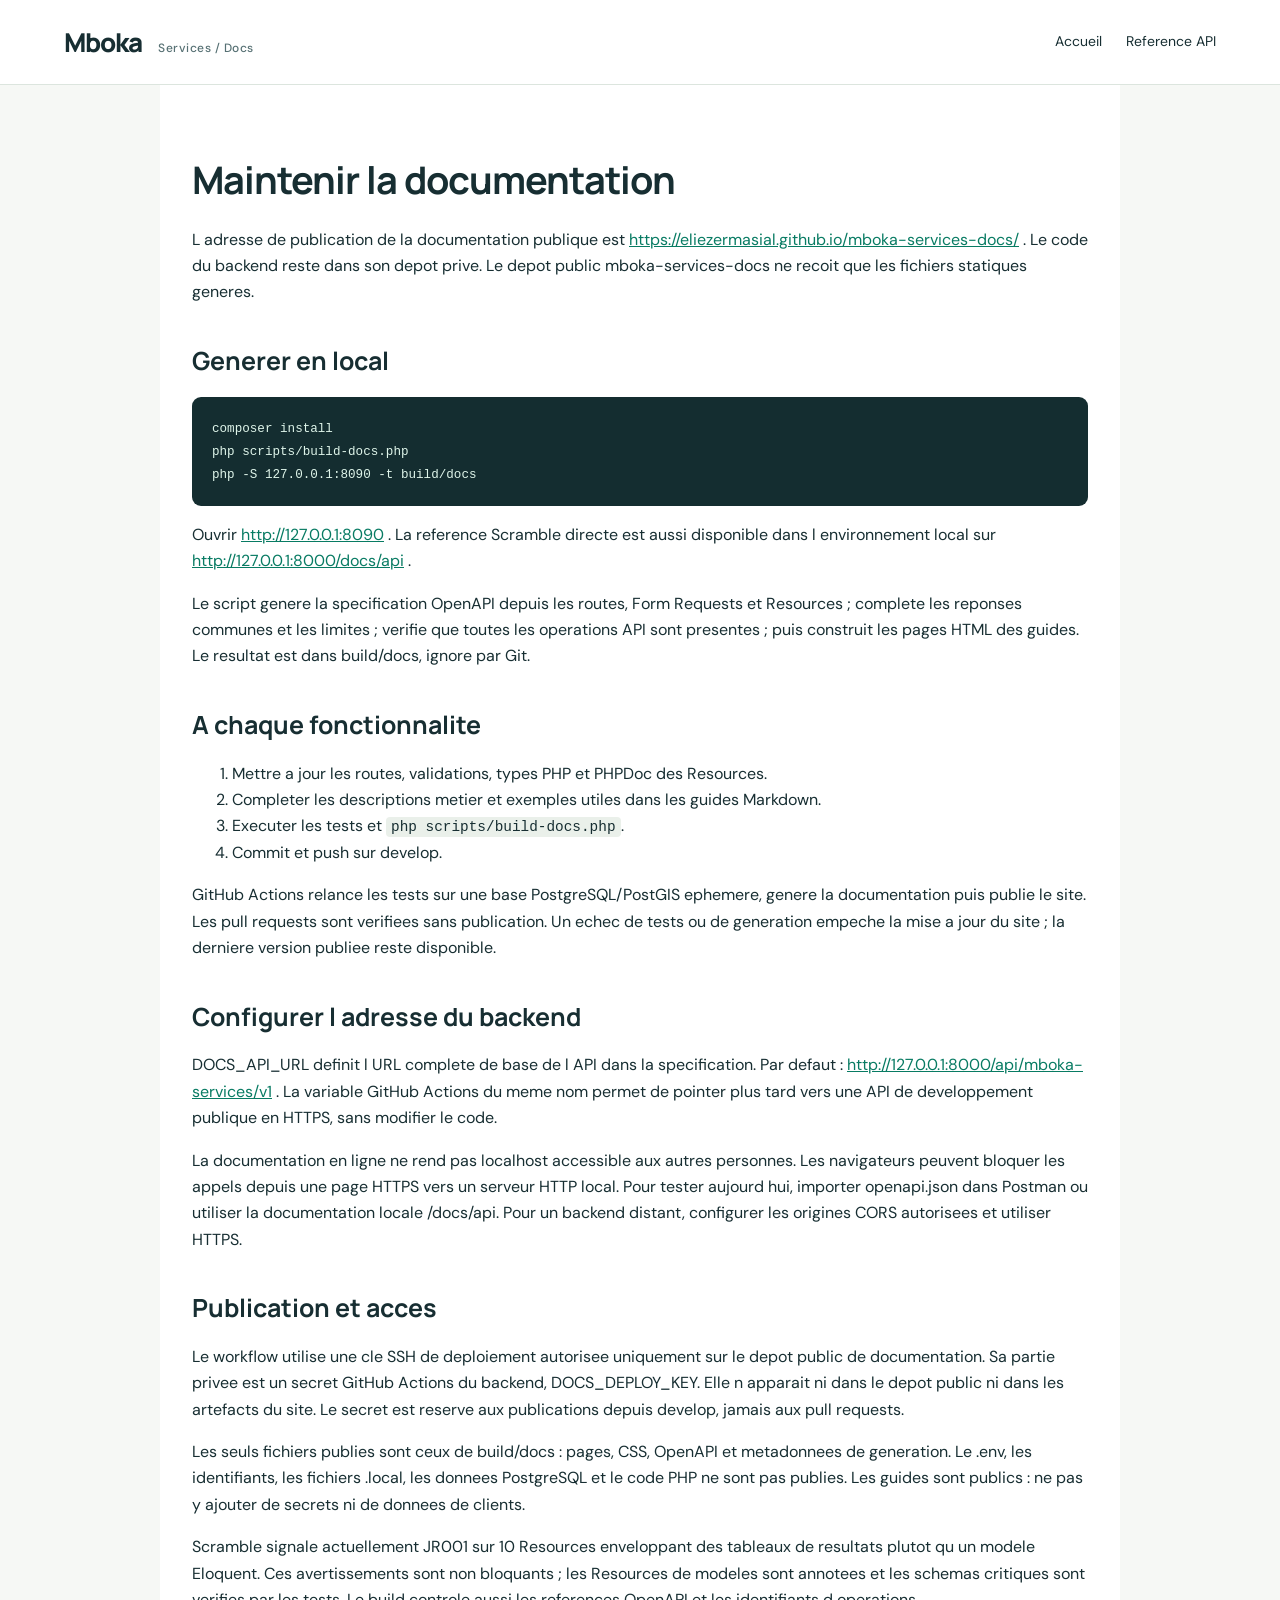
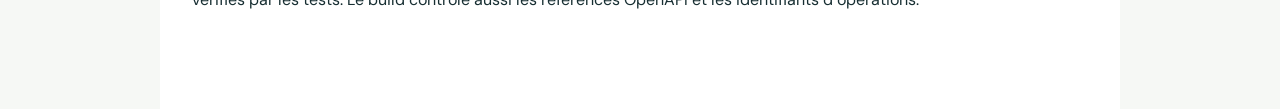
<file: documentation.html>
<!doctype html><html lang="fr"><meta charset="utf-8"><meta name="viewport" content="width=device-width,initial-scale=1"><link rel="stylesheet" href="style.css"><title>Mboka &middot; documentation</title><body><header><a class="brand" href="index.html">Mboka <span>Services / Docs</span></a><nav><a href="index.html">Accueil</a><a href="api.html">Reference API</a></nav></header><main class="guide"><h1>Maintenir la documentation</h1>
<p>L adresse de publication de la documentation publique est <a href="https://eliezermasial.github.io/mboka-services-docs/">https://eliezermasial.github.io/mboka-services-docs/</a> . Le code du backend reste dans son depot prive. Le depot public mboka-services-docs ne recoit que les fichiers statiques generes.</p>
<h2>Generer en local</h2>
<pre><code class="language-sh">composer install
php scripts/build-docs.php
php -S 127.0.0.1:8090 -t build/docs
</code></pre>
<p>Ouvrir <a href="http://127.0.0.1:8090">http://127.0.0.1:8090</a> . La reference Scramble directe est aussi disponible dans l environnement local sur <a href="http://127.0.0.1:8000/docs/api">http://127.0.0.1:8000/docs/api</a> .</p>
<p>Le script genere la specification OpenAPI depuis les routes, Form Requests et Resources ; complete les reponses communes et les limites ; verifie que toutes les operations API sont presentes ; puis construit les pages HTML des guides. Le resultat est dans build/docs, ignore par Git.</p>
<h2>A chaque fonctionnalite</h2>
<ol>
<li>Mettre a jour les routes, validations, types PHP et PHPDoc des Resources.</li>
<li>Completer les descriptions metier et exemples utiles dans les guides Markdown.</li>
<li>Executer les tests et <code>php scripts/build-docs.php</code>.</li>
<li>Commit et push sur develop.</li>
</ol>
<p>GitHub Actions relance les tests sur une base PostgreSQL/PostGIS ephemere, genere la documentation puis publie le site. Les pull requests sont verifiees sans publication. Un echec de tests ou de generation empeche la mise a jour du site ; la derniere version publiee reste disponible.</p>
<h2>Configurer l adresse du backend</h2>
<p>DOCS_API_URL definit l URL complete de base de l API dans la specification. Par defaut : <a href="http://127.0.0.1:8000/api/mboka-services/v1">http://127.0.0.1:8000/api/mboka-services/v1</a> . La variable GitHub Actions du meme nom permet de pointer plus tard vers une API de developpement publique en HTTPS, sans modifier le code.</p>
<p>La documentation en ligne ne rend pas localhost accessible aux autres personnes. Les navigateurs peuvent bloquer les appels depuis une page HTTPS vers un serveur HTTP local. Pour tester aujourd hui, importer openapi.json dans Postman ou utiliser la documentation locale /docs/api. Pour un backend distant, configurer les origines CORS autorisees et utiliser HTTPS.</p>
<h2>Publication et acces</h2>
<p>Le workflow utilise une cle SSH de deploiement autorisee uniquement sur le depot public de documentation. Sa partie privee est un secret GitHub Actions du backend, DOCS_DEPLOY_KEY. Elle n apparait ni dans le depot public ni dans les artefacts du site. Le secret est reserve aux publications depuis develop, jamais aux pull requests.</p>
<p>Les seuls fichiers publies sont ceux de build/docs : pages, CSS, OpenAPI et metadonnees de generation. Le .env, les identifiants, les fichiers .local, les donnees PostgreSQL et le code PHP ne sont pas publies. Les guides sont publics : ne pas y ajouter de secrets ni de donnees de clients.</p>
<p>Scramble signale actuellement JR001 sur 10 Resources enveloppant des tableaux de resultats plutot qu un modele Eloquent. Ces avertissements sont non bloquants ; les Resources de modeles sont annotees et les schemas critiques sont verifies par les tests. Le build controle aussi les references OpenAPI et les identifiants d operations.</p>
</main></body></html>
</file>
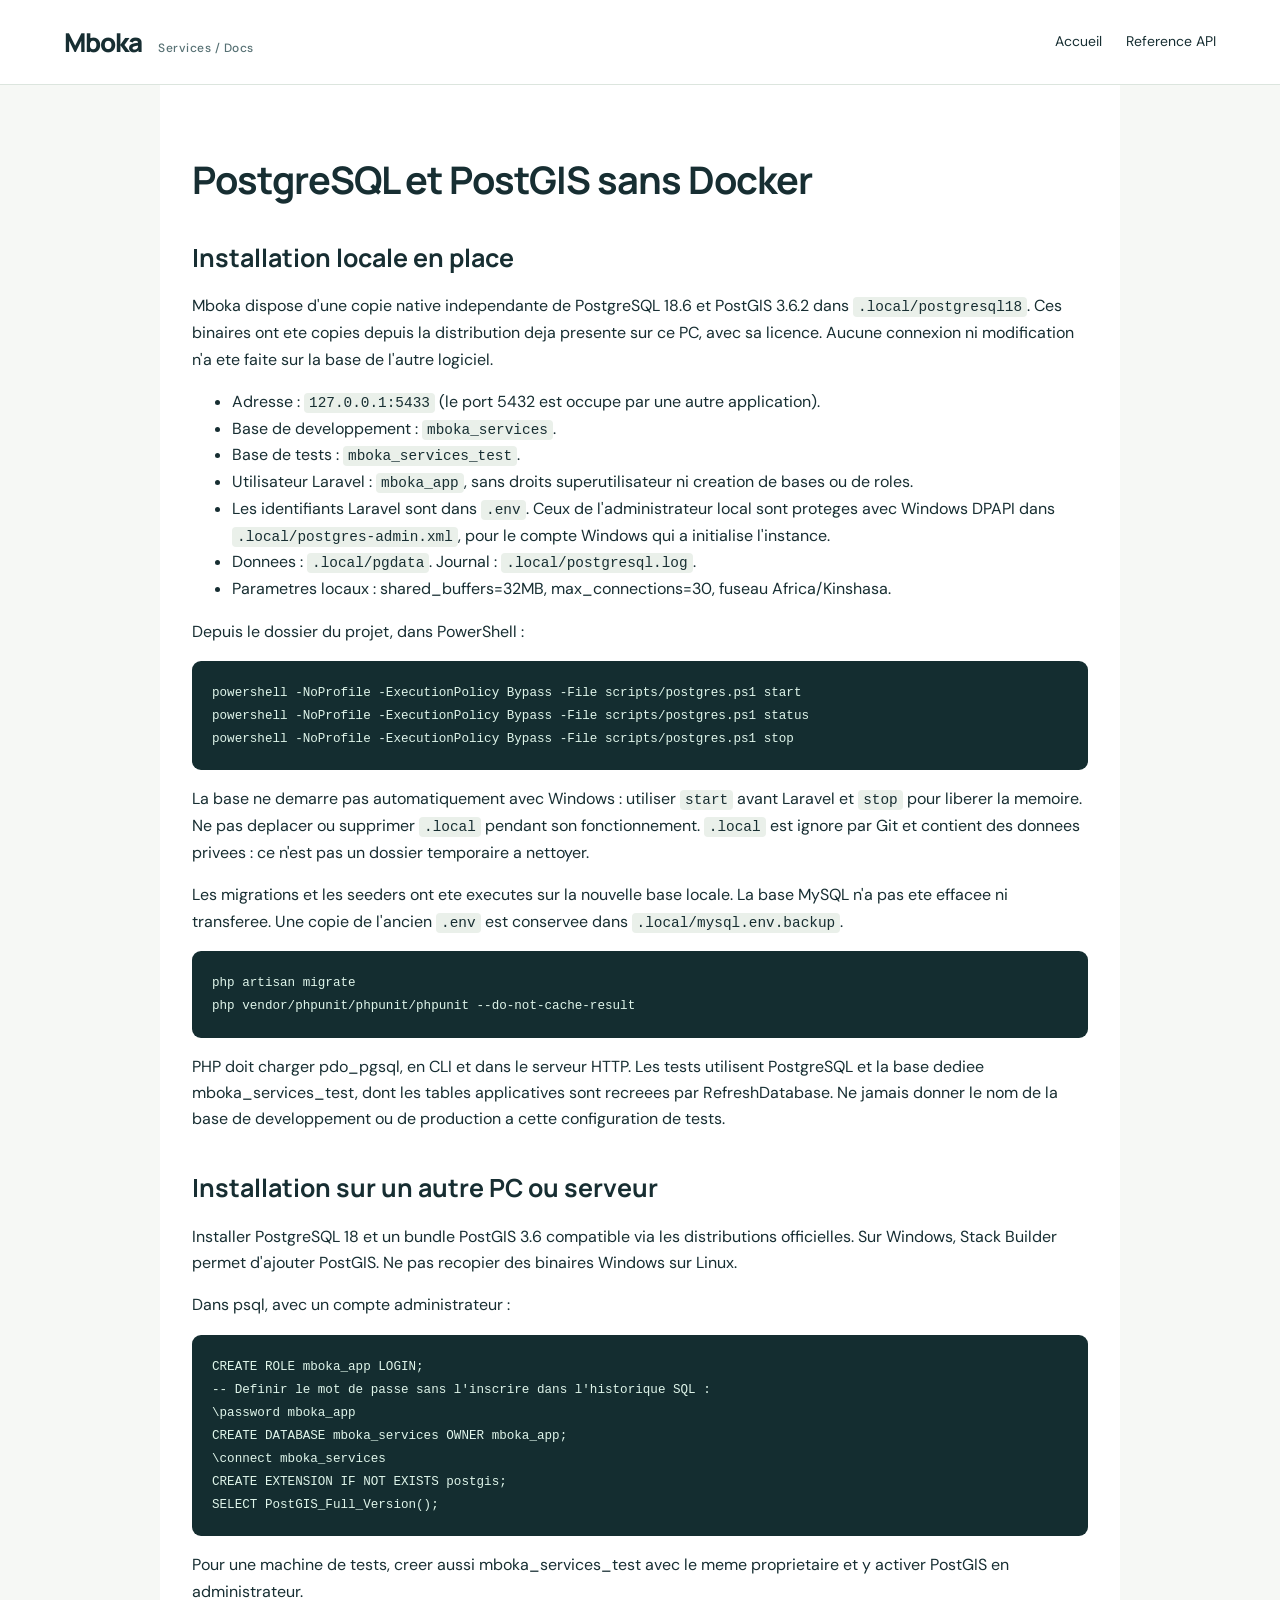
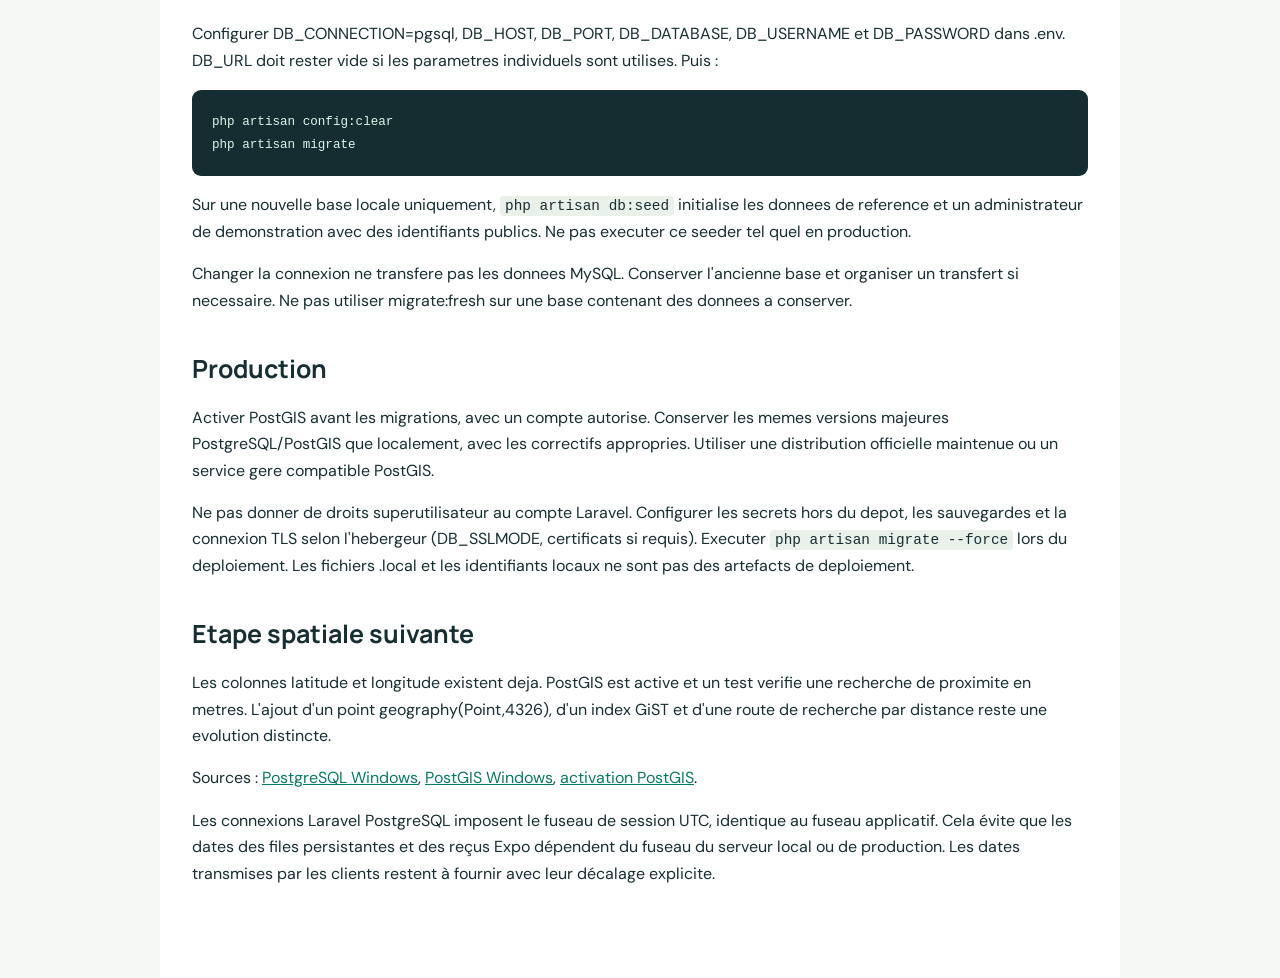
<file: postgresql.html>
<!doctype html><html lang="fr"><meta charset="utf-8"><meta name="viewport" content="width=device-width,initial-scale=1"><link rel="stylesheet" href="style.css"><title>Mboka &middot; postgresql</title><body><header><a class="brand" href="index.html">Mboka <span>Services / Docs</span></a><nav><a href="index.html">Accueil</a><a href="api.html">Reference API</a></nav></header><main class="guide"><h1>PostgreSQL et PostGIS sans Docker</h1>
<h2>Installation locale en place</h2>
<p>Mboka dispose d'une copie native independante de PostgreSQL 18.6 et PostGIS 3.6.2 dans <code>.local/postgresql18</code>. Ces binaires ont ete copies depuis la distribution deja presente sur ce PC, avec sa licence. Aucune connexion ni modification n'a ete faite sur la base de l'autre logiciel.</p>
<ul>
<li>Adresse : <code>127.0.0.1:5433</code> (le port 5432 est occupe par une autre application).</li>
<li>Base de developpement : <code>mboka_services</code>.</li>
<li>Base de tests : <code>mboka_services_test</code>.</li>
<li>Utilisateur Laravel : <code>mboka_app</code>, sans droits superutilisateur ni creation de bases ou de roles.</li>
<li>Les identifiants Laravel sont dans <code>.env</code>. Ceux de l'administrateur local sont proteges avec Windows DPAPI dans <code>.local/postgres-admin.xml</code>, pour le compte Windows qui a initialise l'instance.</li>
<li>Donnees : <code>.local/pgdata</code>. Journal : <code>.local/postgresql.log</code>.</li>
<li>Parametres locaux : shared_buffers=32MB, max_connections=30, fuseau Africa/Kinshasa.</li>
</ul>
<p>Depuis le dossier du projet, dans PowerShell :</p>
<pre><code class="language-powershell">powershell -NoProfile -ExecutionPolicy Bypass -File scripts/postgres.ps1 start
powershell -NoProfile -ExecutionPolicy Bypass -File scripts/postgres.ps1 status
powershell -NoProfile -ExecutionPolicy Bypass -File scripts/postgres.ps1 stop
</code></pre>
<p>La base ne demarre pas automatiquement avec Windows : utiliser <code>start</code> avant Laravel et <code>stop</code> pour liberer la memoire. Ne pas deplacer ou supprimer <code>.local</code> pendant son fonctionnement. <code>.local</code> est ignore par Git et contient des donnees privees : ce n'est pas un dossier temporaire a nettoyer.</p>
<p>Les migrations et les seeders ont ete executes sur la nouvelle base locale. La base MySQL n'a pas ete effacee ni transferee. Une copie de l'ancien <code>.env</code> est conservee dans <code>.local/mysql.env.backup</code>.</p>
<pre><code class="language-sh">php artisan migrate
php vendor/phpunit/phpunit/phpunit --do-not-cache-result
</code></pre>
<p>PHP doit charger pdo_pgsql, en CLI et dans le serveur HTTP. Les tests utilisent PostgreSQL et la base dediee mboka_services_test, dont les tables applicatives sont recreees par RefreshDatabase. Ne jamais donner le nom de la base de developpement ou de production a cette configuration de tests.</p>
<h2>Installation sur un autre PC ou serveur</h2>
<p>Installer PostgreSQL 18 et un bundle PostGIS 3.6 compatible via les distributions officielles. Sur Windows, Stack Builder permet d'ajouter PostGIS. Ne pas recopier des binaires Windows sur Linux.</p>
<p>Dans psql, avec un compte administrateur :</p>
<pre><code class="language-sql">CREATE ROLE mboka_app LOGIN;
-- Definir le mot de passe sans l'inscrire dans l'historique SQL :
\password mboka_app
CREATE DATABASE mboka_services OWNER mboka_app;
\connect mboka_services
CREATE EXTENSION IF NOT EXISTS postgis;
SELECT PostGIS_Full_Version();
</code></pre>
<p>Pour une machine de tests, creer aussi mboka_services_test avec le meme proprietaire et y activer PostGIS en administrateur.</p>
<p>Configurer DB_CONNECTION=pgsql, DB_HOST, DB_PORT, DB_DATABASE, DB_USERNAME et DB_PASSWORD dans .env. DB_URL doit rester vide si les parametres individuels sont utilises. Puis :</p>
<pre><code class="language-sh">php artisan config:clear
php artisan migrate
</code></pre>
<p>Sur une nouvelle base locale uniquement, <code>php artisan db:seed</code> initialise les donnees de reference et un administrateur de demonstration avec des identifiants publics. Ne pas executer ce seeder tel quel en production.</p>
<p>Changer la connexion ne transfere pas les donnees MySQL. Conserver l'ancienne base et organiser un transfert si necessaire. Ne pas utiliser migrate:fresh sur une base contenant des donnees a conserver.</p>
<h2>Production</h2>
<p>Activer PostGIS avant les migrations, avec un compte autorise. Conserver les memes versions majeures PostgreSQL/PostGIS que localement, avec les correctifs appropries. Utiliser une distribution officielle maintenue ou un service gere compatible PostGIS.</p>
<p>Ne pas donner de droits superutilisateur au compte Laravel. Configurer les secrets hors du depot, les sauvegardes et la connexion TLS selon l'hebergeur (DB_SSLMODE, certificats si requis). Executer <code>php artisan migrate --force</code> lors du deploiement. Les fichiers .local et les identifiants locaux ne sont pas des artefacts de deploiement.</p>
<h2>Etape spatiale suivante</h2>
<p>Les colonnes latitude et longitude existent deja. PostGIS est active et un test verifie une recherche de proximite en metres. L'ajout d'un point geography(Point,4326), d'un index GiST et d'une route de recherche par distance reste une evolution distincte.</p>
<p>Sources : <a href="https://www.postgresql.org/download/windows/">PostgreSQL Windows</a>, <a href="https://postgis.net/documentation/getting_started/install_windows/released_versions/">PostGIS Windows</a>, <a href="https://postgis.net/documentation/getting_started/">activation PostGIS</a>.</p>
<p>Les connexions Laravel PostgreSQL imposent le fuseau de session UTC, identique au fuseau applicatif. Cela évite que les dates des files persistantes et des reçus Expo dépendent du fuseau du serveur local ou de production. Les dates transmises par les clients restent à fournir avec leur décalage explicite.</p>
</main></body></html>
</file>
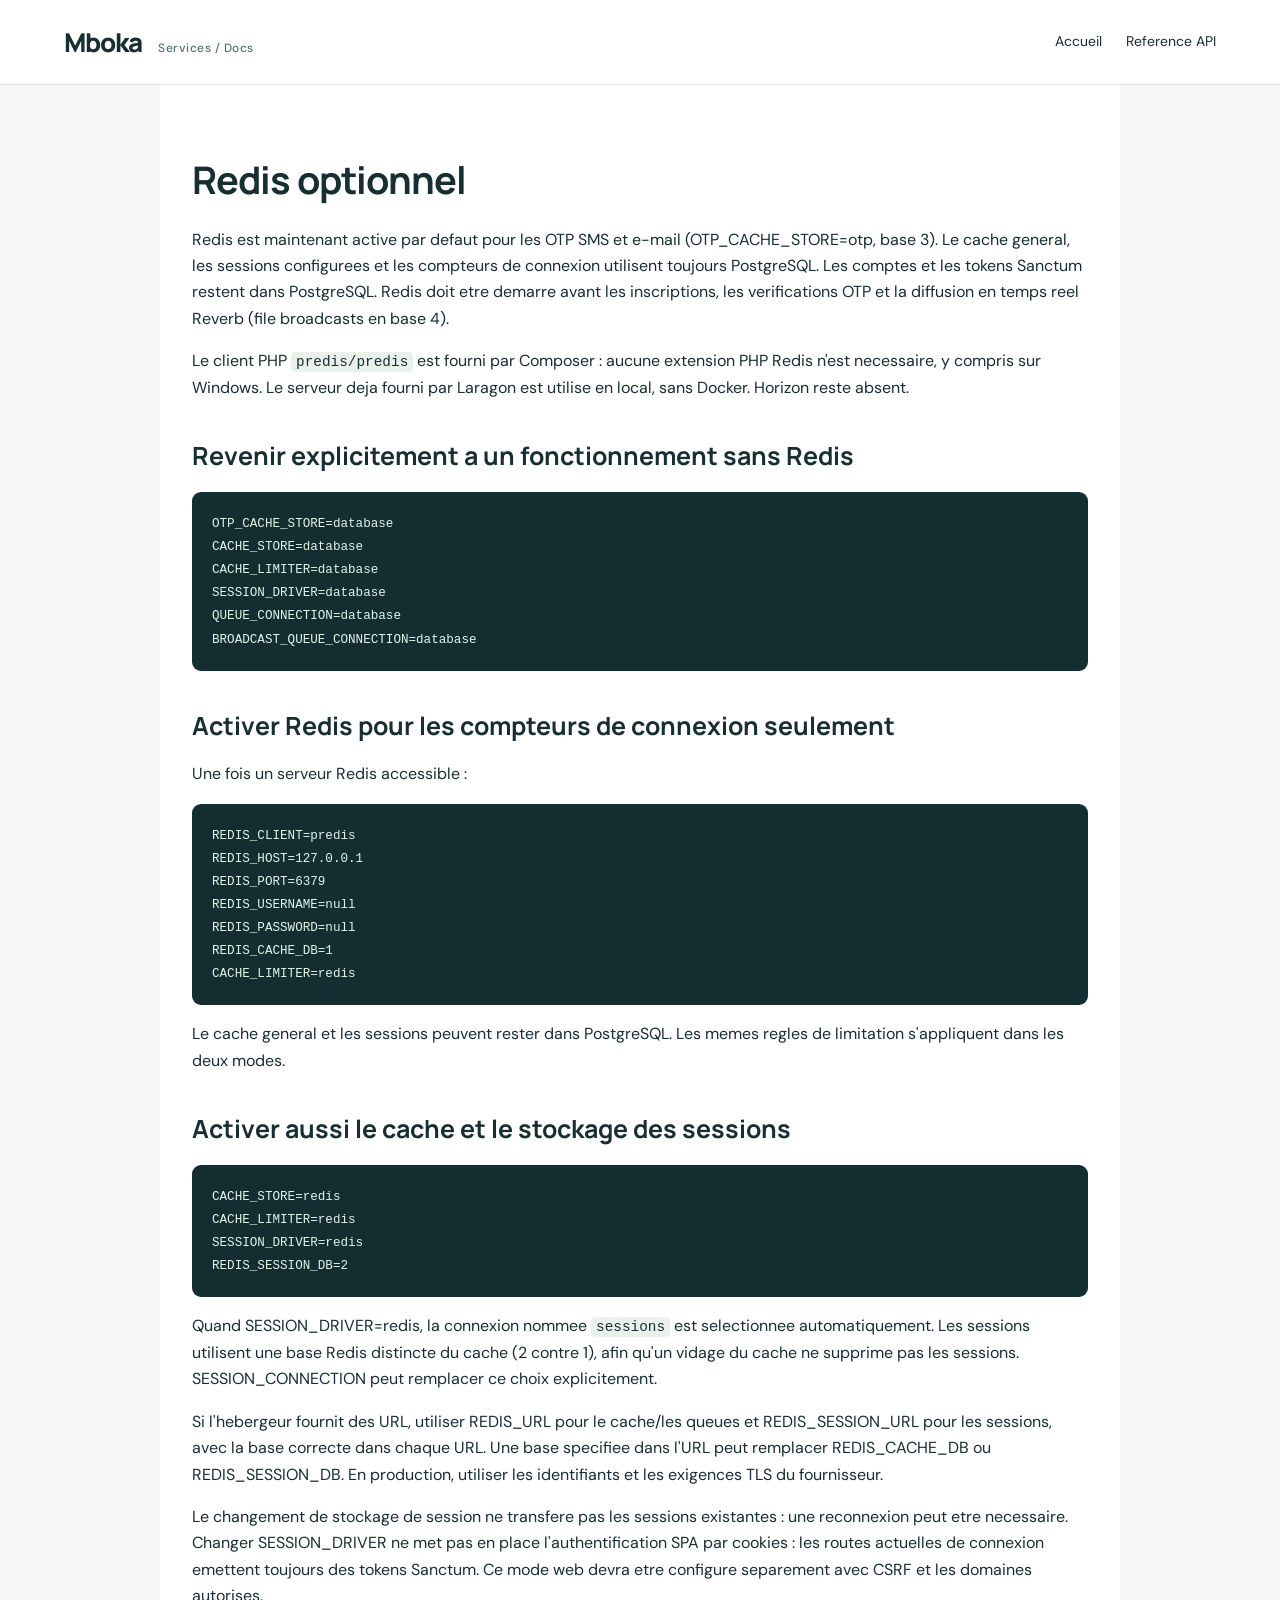
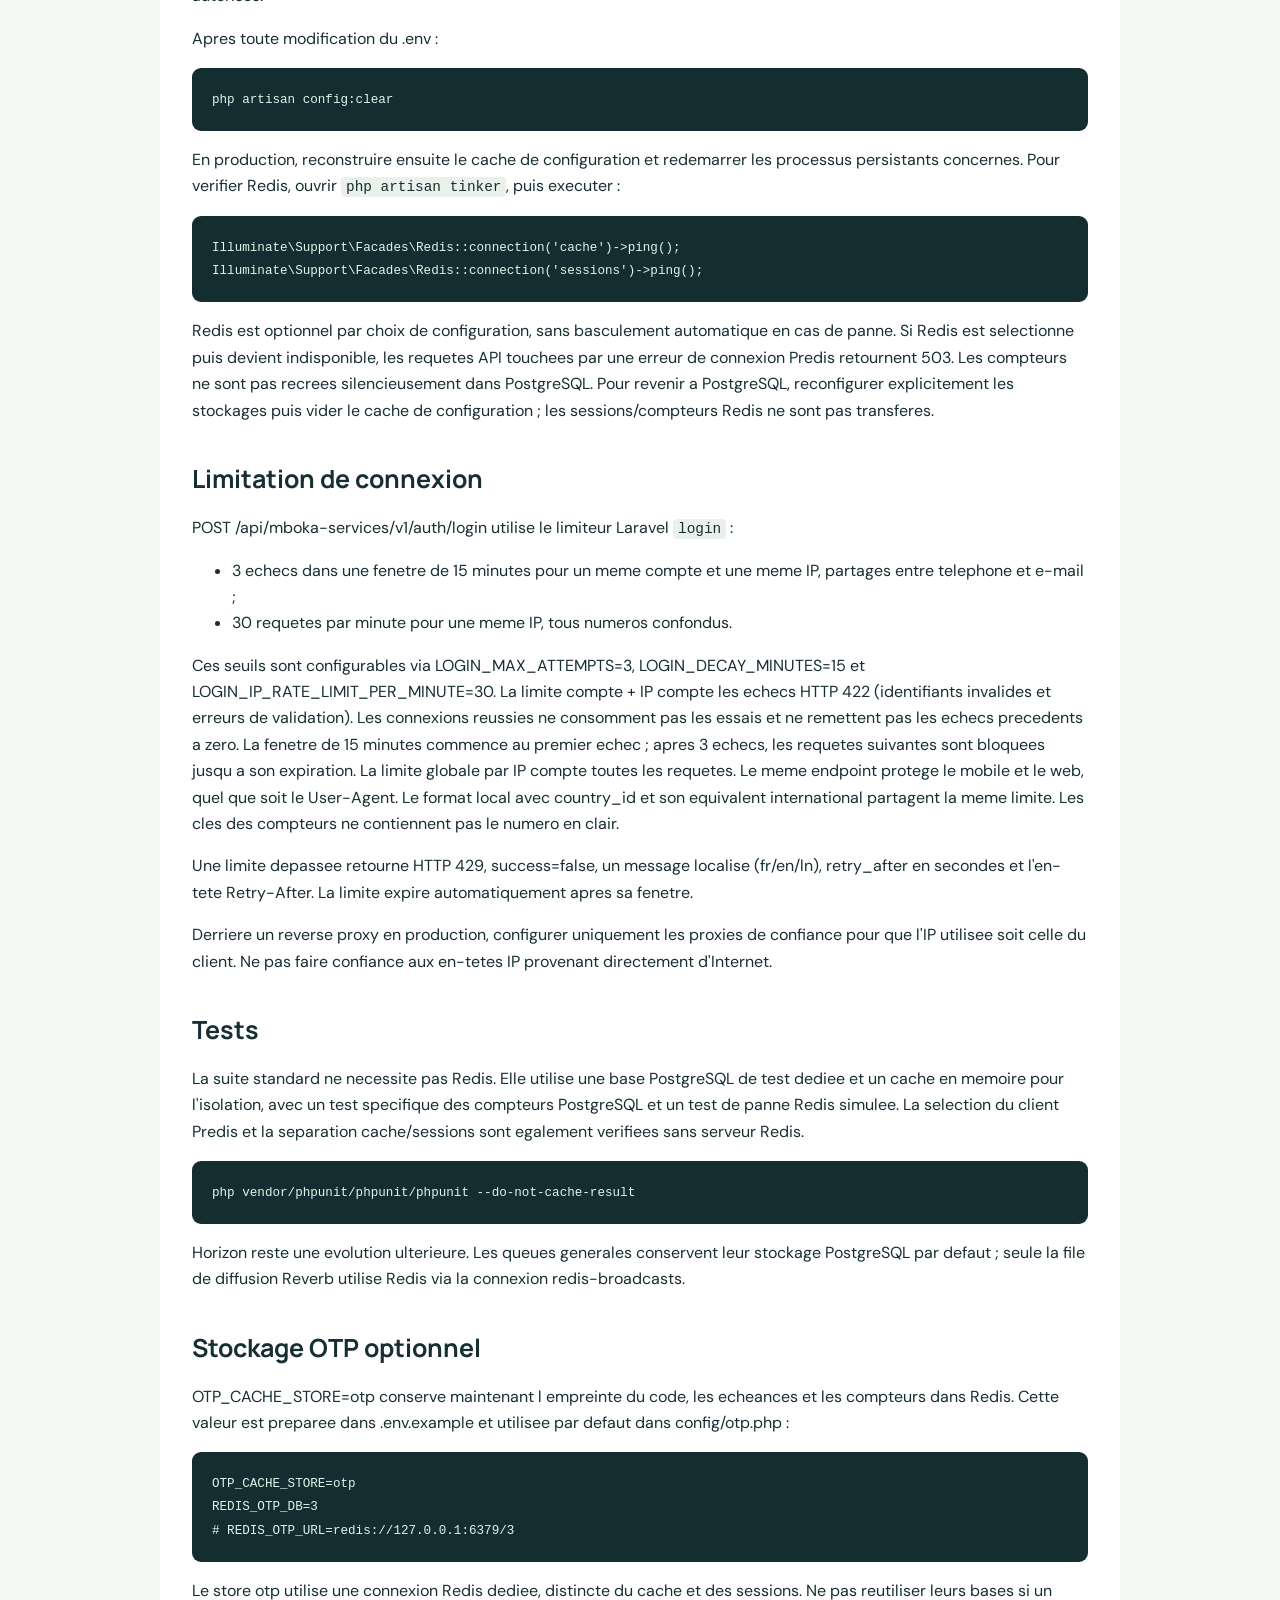
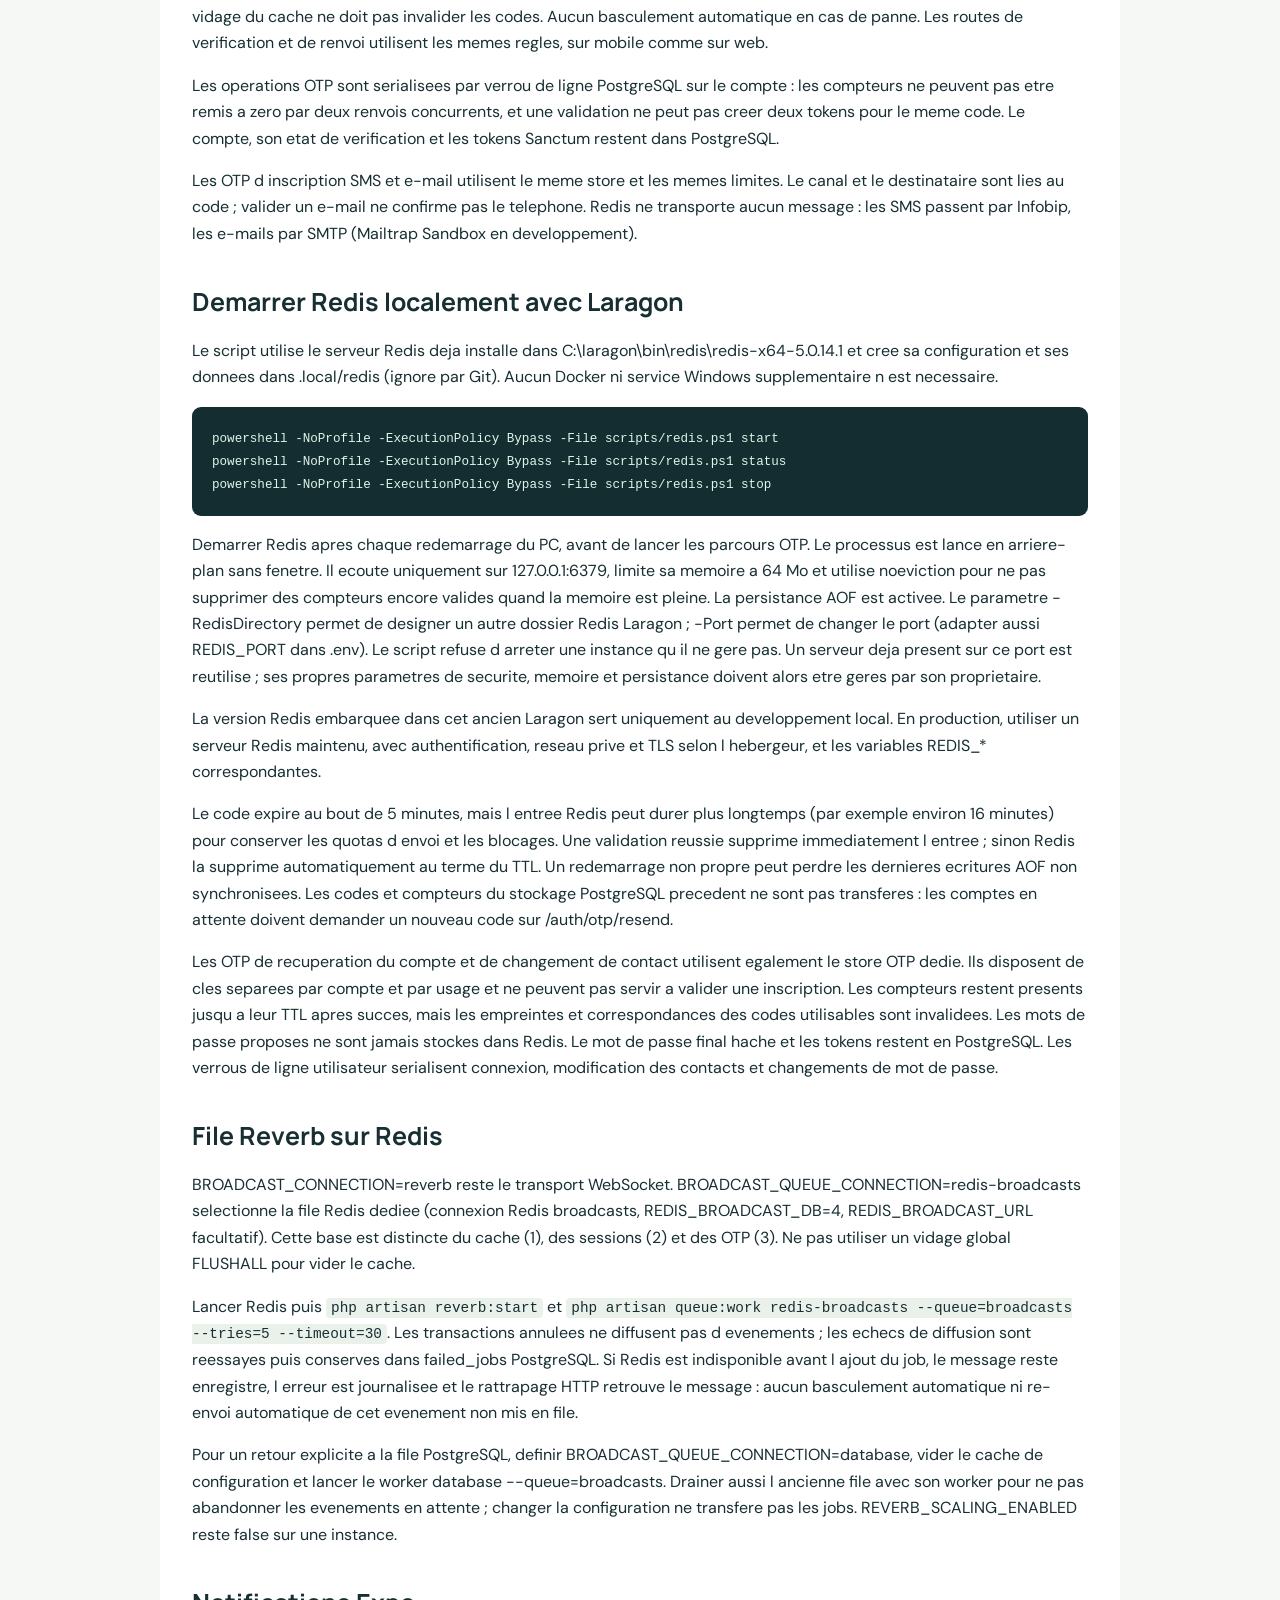
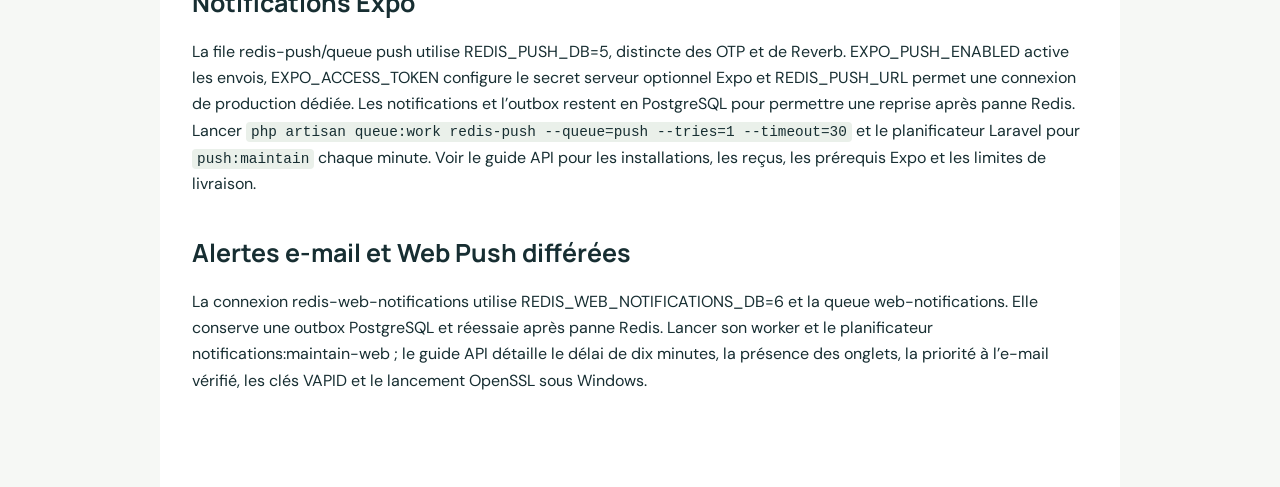
<file: redis.html>
<!doctype html><html lang="fr"><meta charset="utf-8"><meta name="viewport" content="width=device-width,initial-scale=1"><link rel="stylesheet" href="style.css"><title>Mboka &middot; redis</title><body><header><a class="brand" href="index.html">Mboka <span>Services / Docs</span></a><nav><a href="index.html">Accueil</a><a href="api.html">Reference API</a></nav></header><main class="guide"><h1>Redis optionnel</h1>
<p>Redis est maintenant active par defaut pour les OTP SMS et e-mail (OTP_CACHE_STORE=otp, base 3). Le cache general, les sessions configurees et les compteurs de connexion utilisent toujours PostgreSQL. Les comptes et les tokens Sanctum restent dans PostgreSQL. Redis doit etre demarre avant les inscriptions, les verifications OTP et la diffusion en temps reel Reverb (file broadcasts en base 4).</p>
<p>Le client PHP <code>predis/predis</code> est fourni par Composer : aucune extension PHP Redis n'est necessaire, y compris sur Windows. Le serveur deja fourni par Laragon est utilise en local, sans Docker. Horizon reste absent.</p>
<h2>Revenir explicitement a un fonctionnement sans Redis</h2>
<pre><code class="language-dotenv">OTP_CACHE_STORE=database
CACHE_STORE=database
CACHE_LIMITER=database
SESSION_DRIVER=database
QUEUE_CONNECTION=database
BROADCAST_QUEUE_CONNECTION=database
</code></pre>
<h2>Activer Redis pour les compteurs de connexion seulement</h2>
<p>Une fois un serveur Redis accessible :</p>
<pre><code class="language-dotenv">REDIS_CLIENT=predis
REDIS_HOST=127.0.0.1
REDIS_PORT=6379
REDIS_USERNAME=null
REDIS_PASSWORD=null
REDIS_CACHE_DB=1
CACHE_LIMITER=redis
</code></pre>
<p>Le cache general et les sessions peuvent rester dans PostgreSQL. Les memes regles de limitation s'appliquent dans les deux modes.</p>
<h2>Activer aussi le cache et le stockage des sessions</h2>
<pre><code class="language-dotenv">CACHE_STORE=redis
CACHE_LIMITER=redis
SESSION_DRIVER=redis
REDIS_SESSION_DB=2
</code></pre>
<p>Quand SESSION_DRIVER=redis, la connexion nommee <code>sessions</code> est selectionnee automatiquement. Les sessions utilisent une base Redis distincte du cache (2 contre 1), afin qu'un vidage du cache ne supprime pas les sessions. SESSION_CONNECTION peut remplacer ce choix explicitement.</p>
<p>Si l'hebergeur fournit des URL, utiliser REDIS_URL pour le cache/les queues et REDIS_SESSION_URL pour les sessions, avec la base correcte dans chaque URL. Une base specifiee dans l'URL peut remplacer REDIS_CACHE_DB ou REDIS_SESSION_DB. En production, utiliser les identifiants et les exigences TLS du fournisseur.</p>
<p>Le changement de stockage de session ne transfere pas les sessions existantes : une reconnexion peut etre necessaire. Changer SESSION_DRIVER ne met pas en place l'authentification SPA par cookies : les routes actuelles de connexion emettent toujours des tokens Sanctum. Ce mode web devra etre configure separement avec CSRF et les domaines autorises.</p>
<p>Apres toute modification du .env :</p>
<pre><code class="language-sh">php artisan config:clear
</code></pre>
<p>En production, reconstruire ensuite le cache de configuration et redemarrer les processus persistants concernes. Pour verifier Redis, ouvrir <code>php artisan tinker</code>, puis executer :</p>
<pre><code class="language-php">Illuminate\Support\Facades\Redis::connection('cache')-&gt;ping();
Illuminate\Support\Facades\Redis::connection('sessions')-&gt;ping();
</code></pre>
<p>Redis est optionnel par choix de configuration, sans basculement automatique en cas de panne. Si Redis est selectionne puis devient indisponible, les requetes API touchees par une erreur de connexion Predis retournent 503. Les compteurs ne sont pas recrees silencieusement dans PostgreSQL. Pour revenir a PostgreSQL, reconfigurer explicitement les stockages puis vider le cache de configuration ; les sessions/compteurs Redis ne sont pas transferes.</p>
<h2>Limitation de connexion</h2>
<p>POST /api/mboka-services/v1/auth/login utilise le limiteur Laravel <code>login</code> :</p>
<ul>
<li>3 echecs dans une fenetre de 15 minutes pour un meme compte et une meme IP, partages entre telephone et e-mail ;</li>
<li>30 requetes par minute pour une meme IP, tous numeros confondus.</li>
</ul>
<p>Ces seuils sont configurables via LOGIN_MAX_ATTEMPTS=3, LOGIN_DECAY_MINUTES=15 et LOGIN_IP_RATE_LIMIT_PER_MINUTE=30. La limite compte + IP compte les echecs HTTP 422 (identifiants invalides et erreurs de validation). Les connexions reussies ne consomment pas les essais et ne remettent pas les echecs precedents a zero. La fenetre de 15 minutes commence au premier echec ; apres 3 echecs, les requetes suivantes sont bloquees jusqu a son expiration. La limite globale par IP compte toutes les requetes. Le meme endpoint protege le mobile et le web, quel que soit le User-Agent. Le format local avec country_id et son equivalent international partagent la meme limite. Les cles des compteurs ne contiennent pas le numero en clair.</p>
<p>Une limite depassee retourne HTTP 429, success=false, un message localise (fr/en/ln), retry_after en secondes et l'en-tete Retry-After. La limite expire automatiquement apres sa fenetre.</p>
<p>Derriere un reverse proxy en production, configurer uniquement les proxies de confiance pour que l'IP utilisee soit celle du client. Ne pas faire confiance aux en-tetes IP provenant directement d'Internet.</p>
<h2>Tests</h2>
<p>La suite standard ne necessite pas Redis. Elle utilise une base PostgreSQL de test dediee et un cache en memoire pour l'isolation, avec un test specifique des compteurs PostgreSQL et un test de panne Redis simulee. La selection du client Predis et la separation cache/sessions sont egalement verifiees sans serveur Redis.</p>
<pre><code class="language-sh">php vendor/phpunit/phpunit/phpunit --do-not-cache-result
</code></pre>
<p>Horizon reste une evolution ulterieure. Les queues generales conservent leur stockage PostgreSQL par defaut ; seule la file de diffusion Reverb utilise Redis via la connexion redis-broadcasts.</p>
<h2>Stockage OTP optionnel</h2>
<p>OTP_CACHE_STORE=otp conserve maintenant l empreinte du code, les echeances et les compteurs dans Redis. Cette valeur est preparee dans .env.example et utilisee par defaut dans config/otp.php :</p>
<pre><code class="language-dotenv">OTP_CACHE_STORE=otp
REDIS_OTP_DB=3
# REDIS_OTP_URL=redis://127.0.0.1:6379/3
</code></pre>
<p>Le store otp utilise une connexion Redis dediee, distincte du cache et des sessions. Ne pas reutiliser leurs bases si un vidage du cache ne doit pas invalider les codes. Aucun basculement automatique en cas de panne. Les routes de verification et de renvoi utilisent les memes regles, sur mobile comme sur web.</p>
<p>Les operations OTP sont serialisees par verrou de ligne PostgreSQL sur le compte : les compteurs ne peuvent pas etre remis a zero par deux renvois concurrents, et une validation ne peut pas creer deux tokens pour le meme code. Le compte, son etat de verification et les tokens Sanctum restent dans PostgreSQL.</p>
<p>Les OTP d inscription SMS et e-mail utilisent le meme store et les memes limites. Le canal et le destinataire sont lies au code ; valider un e-mail ne confirme pas le telephone. Redis ne transporte aucun message : les SMS passent par Infobip, les e-mails par SMTP (Mailtrap Sandbox en developpement).</p>
<h2>Demarrer Redis localement avec Laragon</h2>
<p>Le script utilise le serveur Redis deja installe dans C:\laragon\bin\redis\redis-x64-5.0.14.1 et cree sa configuration et ses donnees dans .local/redis (ignore par Git). Aucun Docker ni service Windows supplementaire n est necessaire.</p>
<pre><code class="language-powershell">powershell -NoProfile -ExecutionPolicy Bypass -File scripts/redis.ps1 start
powershell -NoProfile -ExecutionPolicy Bypass -File scripts/redis.ps1 status
powershell -NoProfile -ExecutionPolicy Bypass -File scripts/redis.ps1 stop
</code></pre>
<p>Demarrer Redis apres chaque redemarrage du PC, avant de lancer les parcours OTP. Le processus est lance en arriere-plan sans fenetre. Il ecoute uniquement sur 127.0.0.1:6379, limite sa memoire a 64 Mo et utilise noeviction pour ne pas supprimer des compteurs encore valides quand la memoire est pleine. La persistance AOF est activee. Le parametre -RedisDirectory permet de designer un autre dossier Redis Laragon ; -Port permet de changer le port (adapter aussi REDIS_PORT dans .env). Le script refuse d arreter une instance qu il ne gere pas. Un serveur deja present sur ce port est reutilise ; ses propres parametres de securite, memoire et persistance doivent alors etre geres par son proprietaire.</p>
<p>La version Redis embarquee dans cet ancien Laragon sert uniquement au developpement local. En production, utiliser un serveur Redis maintenu, avec authentification, reseau prive et TLS selon l hebergeur, et les variables REDIS_* correspondantes.</p>
<p>Le code expire au bout de 5 minutes, mais l entree Redis peut durer plus longtemps (par exemple environ 16 minutes) pour conserver les quotas d envoi et les blocages. Une validation reussie supprime immediatement l entree ; sinon Redis la supprime automatiquement au terme du TTL. Un redemarrage non propre peut perdre les dernieres ecritures AOF non synchronisees. Les codes et compteurs du stockage PostgreSQL precedent ne sont pas transferes : les comptes en attente doivent demander un nouveau code sur /auth/otp/resend.</p>
<p>Les OTP de recuperation du compte et de changement de contact utilisent egalement le store OTP dedie. Ils disposent de cles separees par compte et par usage et ne peuvent pas servir a valider une inscription. Les compteurs restent presents jusqu a leur TTL apres succes, mais les empreintes et correspondances des codes utilisables sont invalidees. Les mots de passe proposes ne sont jamais stockes dans Redis. Le mot de passe final hache et les tokens restent en PostgreSQL. Les verrous de ligne utilisateur serialisent connexion, modification des contacts et changements de mot de passe.</p>
<h2>File Reverb sur Redis</h2>
<p>BROADCAST_CONNECTION=reverb reste le transport WebSocket. BROADCAST_QUEUE_CONNECTION=redis-broadcasts selectionne la file Redis dediee (connexion Redis broadcasts, REDIS_BROADCAST_DB=4, REDIS_BROADCAST_URL facultatif). Cette base est distincte du cache (1), des sessions (2) et des OTP (3). Ne pas utiliser un vidage global FLUSHALL pour vider le cache.</p>
<p>Lancer Redis puis <code>php artisan reverb:start</code> et <code>php artisan queue:work redis-broadcasts --queue=broadcasts --tries=5 --timeout=30</code>. Les transactions annulees ne diffusent pas d evenements ; les echecs de diffusion sont reessayes puis conserves dans failed_jobs PostgreSQL. Si Redis est indisponible avant l ajout du job, le message reste enregistre, l erreur est journalisee et le rattrapage HTTP retrouve le message : aucun basculement automatique ni re-envoi automatique de cet evenement non mis en file.</p>
<p>Pour un retour explicite a la file PostgreSQL, definir BROADCAST_QUEUE_CONNECTION=database, vider le cache de configuration et lancer le worker database --queue=broadcasts. Drainer aussi l ancienne file avec son worker pour ne pas abandonner les evenements en attente ; changer la configuration ne transfere pas les jobs. REVERB_SCALING_ENABLED reste false sur une instance.</p>
<h2>Notifications Expo</h2>
<p>La file redis-push/queue push utilise REDIS_PUSH_DB=5, distincte des OTP et de Reverb. EXPO_PUSH_ENABLED active les envois, EXPO_ACCESS_TOKEN configure le secret serveur optionnel Expo et REDIS_PUSH_URL permet une connexion de production dédiée. Les notifications et l’outbox restent en PostgreSQL pour permettre une reprise après panne Redis. Lancer <code>php artisan queue:work redis-push --queue=push --tries=1 --timeout=30</code> et le planificateur Laravel pour <code>push:maintain</code> chaque minute. Voir le guide API pour les installations, les reçus, les prérequis Expo et les limites de livraison.</p>
<h2>Alertes e-mail et Web Push différées</h2>
<p>La connexion redis-web-notifications utilise REDIS_WEB_NOTIFICATIONS_DB=6 et la queue web-notifications. Elle conserve une outbox PostgreSQL et réessaie après panne Redis. Lancer son worker et le planificateur notifications:maintain-web ; le guide API détaille le délai de dix minutes, la présence des onglets, la priorité à l’e-mail vérifié, les clés VAPID et le lancement OpenSSL sous Windows.</p>
</main></body></html>
</file>
<file: style.css>
﻿@import url('https://fonts.googleapis.com/css2?family=DM+Sans:wght@400;500;600;700&family=Manrope:wght@500;600;700;800&display=swap');
:root{--ink:#172e32;--muted:#567073;--green:#087b63;--paper:#f6f8f5;--line:#dce5de}*{box-sizing:border-box}body{margin:0;background:var(--paper);color:var(--ink);font:16px/1.65 'DM Sans',system-ui,sans-serif}a{color:var(--green)}header{display:flex;align-items:center;justify-content:space-between;padding:24px max(5vw,24px);border-bottom:1px solid var(--line);background:#fff;gap:24px}.brand{font:800 26px 'Manrope',sans-serif;letter-spacing:-1px;color:var(--ink);text-decoration:none}.brand span{font:500 12px 'DM Sans',sans-serif;letter-spacing:.5px;margin-left:12px;color:var(--muted)}nav{display:flex;flex-wrap:wrap;gap:24px}nav a{font-size:14px;text-decoration:none;color:var(--ink)}main{max-width:1200px;margin:auto;padding:0 36px}.hero{padding:78px 0 56px;max-width:800px}.badge{display:inline-block;border:1px solid #bad8c9;background:#e7f3eb;color:#22614c;border-radius:30px;padding:6px 14px;font-size:12px;font-weight:700;letter-spacing:.5px}h1,h2,h3{font-family:'Manrope',system-ui,sans-serif;line-height:1.2}h1{font-size:clamp(42px,6vw,72px);letter-spacing:-3px;margin:24px 0}h1 em{color:var(--green);font-style:normal}.hero p{font-size:19px;max-width:620px;color:var(--muted)}.actions{display:flex;gap:24px;align-items:center;margin-top:30px;flex-wrap:wrap}.button{padding:13px 22px;color:white;background:var(--green);border-radius:8px;text-decoration:none;font-weight:700}.secondary{font-weight:600;text-decoration:none}.build{font-size:12px;color:var(--muted);margin-top:28px}.cards{display:grid;grid-template-columns:repeat(2,1fr);gap:18px}.card{background:white;border:1px solid var(--line);border-radius:12px;padding:28px;text-decoration:none;color:var(--ink);transition:transform .15s,border-color .15s}.card:hover{transform:translateY(-3px);border-color:var(--green)}.card span{font-size:11px;font-weight:700;color:var(--green);letter-spacing:1px}.card h2{font-size:23px}.card p{color:var(--muted);font-size:15px;margin-bottom:0}.notice{border-left:3px solid var(--green);background:#eaf1eb;padding:22px 28px;margin:40px 0 56px;border-radius:0 10px 10px 0}.notice h2{font-size:20px;margin-top:0}.notice p{margin-bottom:0;color:var(--muted)}footer{max-width:1200px;margin:0 auto;padding:12px 36px 36px;font-size:12px;color:var(--muted)}.guide{max-width:960px;padding:48px 32px 80px;background:white;min-height:80vh}.guide h1{font-size:38px;letter-spacing:-1px}.guide h2{font-size:25px;margin-top:40px}.guide h3{margin-top:28px}pre{background:#142d30;color:#dff5ea;padding:20px;border-radius:9px;overflow:auto;font-size:14px}code{font-family:Consolas,monospace;font-size:.9em}p code,li code{background:#eaf0ea;padding:2px 5px;border-radius:4px}table{border-collapse:collapse;width:100%;font-size:14px}th,td{text-align:left;padding:12px;border-bottom:1px solid var(--line)}th{background:#eef3ed}.api-note{padding:16px 5vw;font-size:13px;border-bottom:1px solid var(--line);background:#eaf1eb}.swagger-ui .topbar{display:none}.swagger-ui .wrapper{max-width:1300px}.swagger-ui{padding:20px 0}a:focus-visible{outline:3px solid #b77f10;outline-offset:4px}@media(max-width:650px){header{align-items:flex-start;flex-direction:column;gap:14px;padding:20px}.brand span{font-size:11px}nav{gap:18px}main{padding:0 20px}.hero{padding:44px 0 36px}h1{letter-spacing:-2px}.cards{grid-template-columns:1fr}.card{padding:23px}.guide{padding:26px 20px}.guide h1{font-size:30px}.notice{padding:18px}footer{padding:10px 20px 30px}}
</file>
